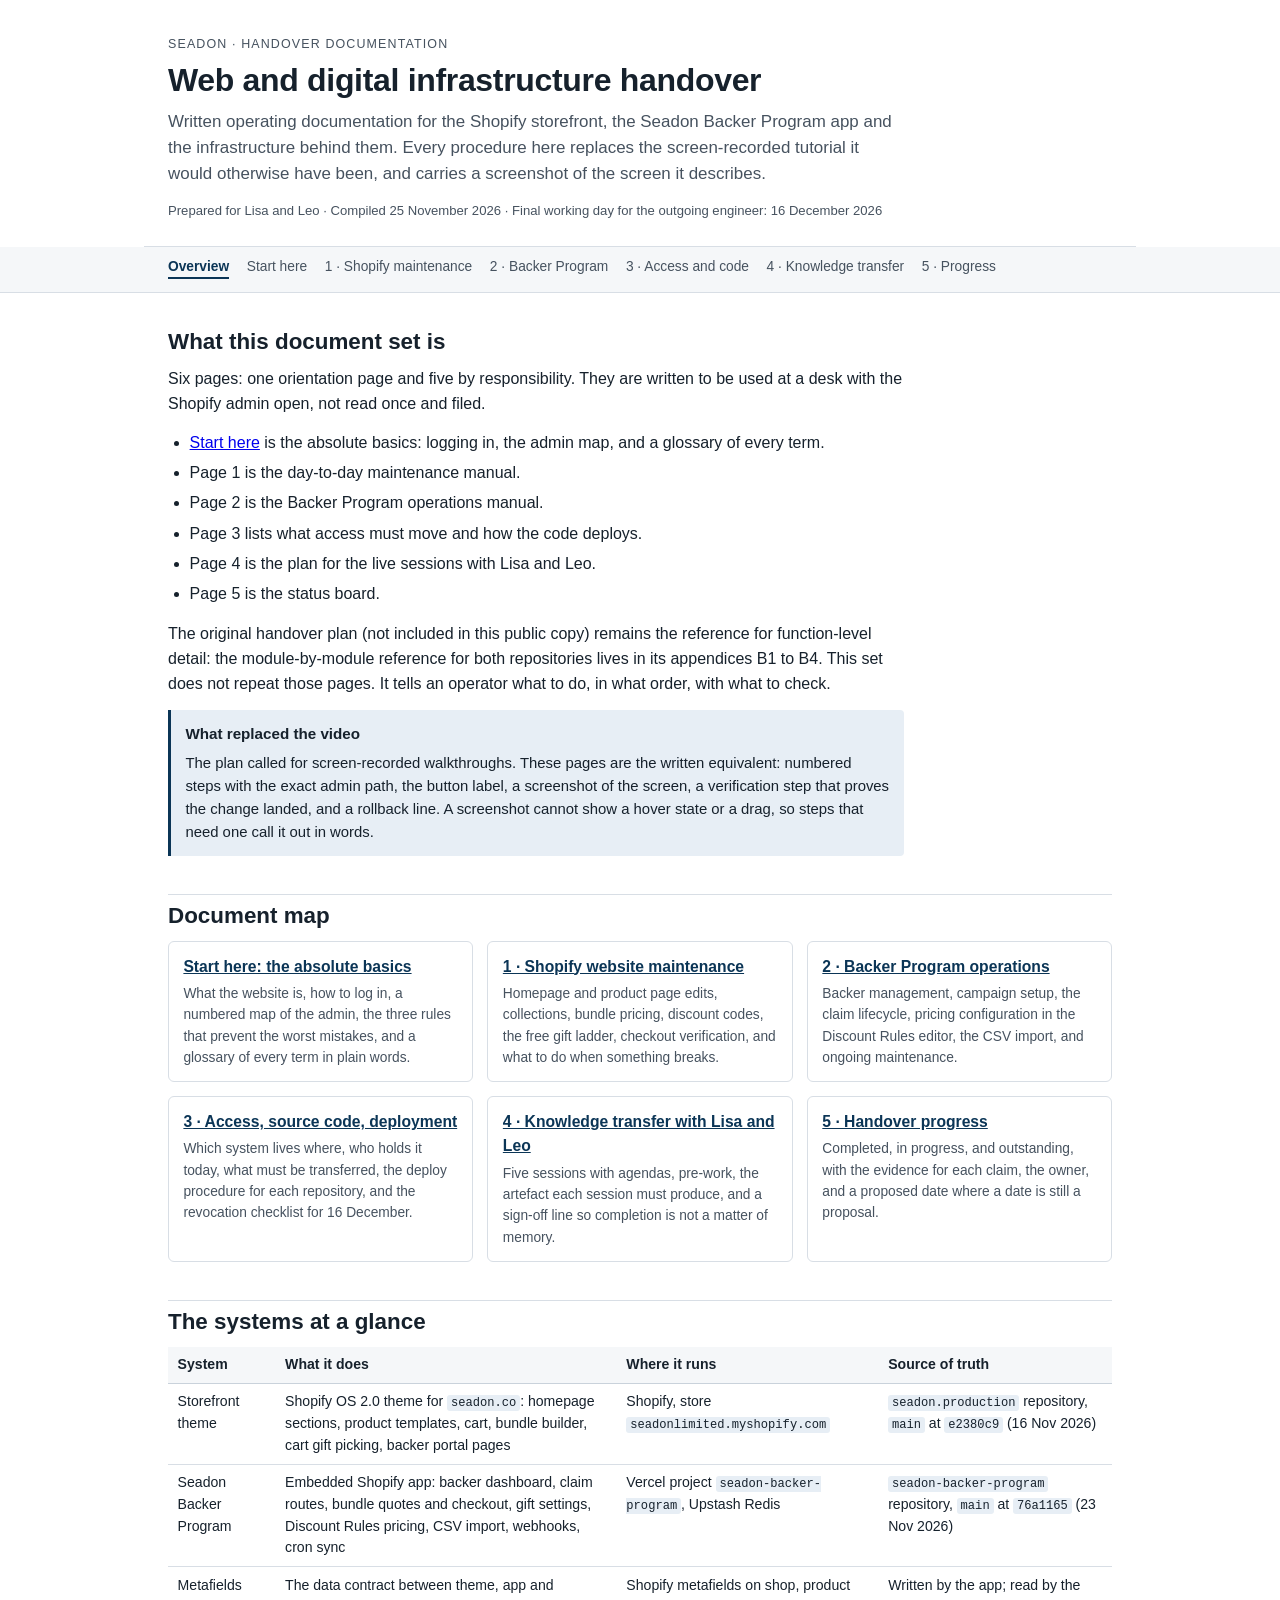
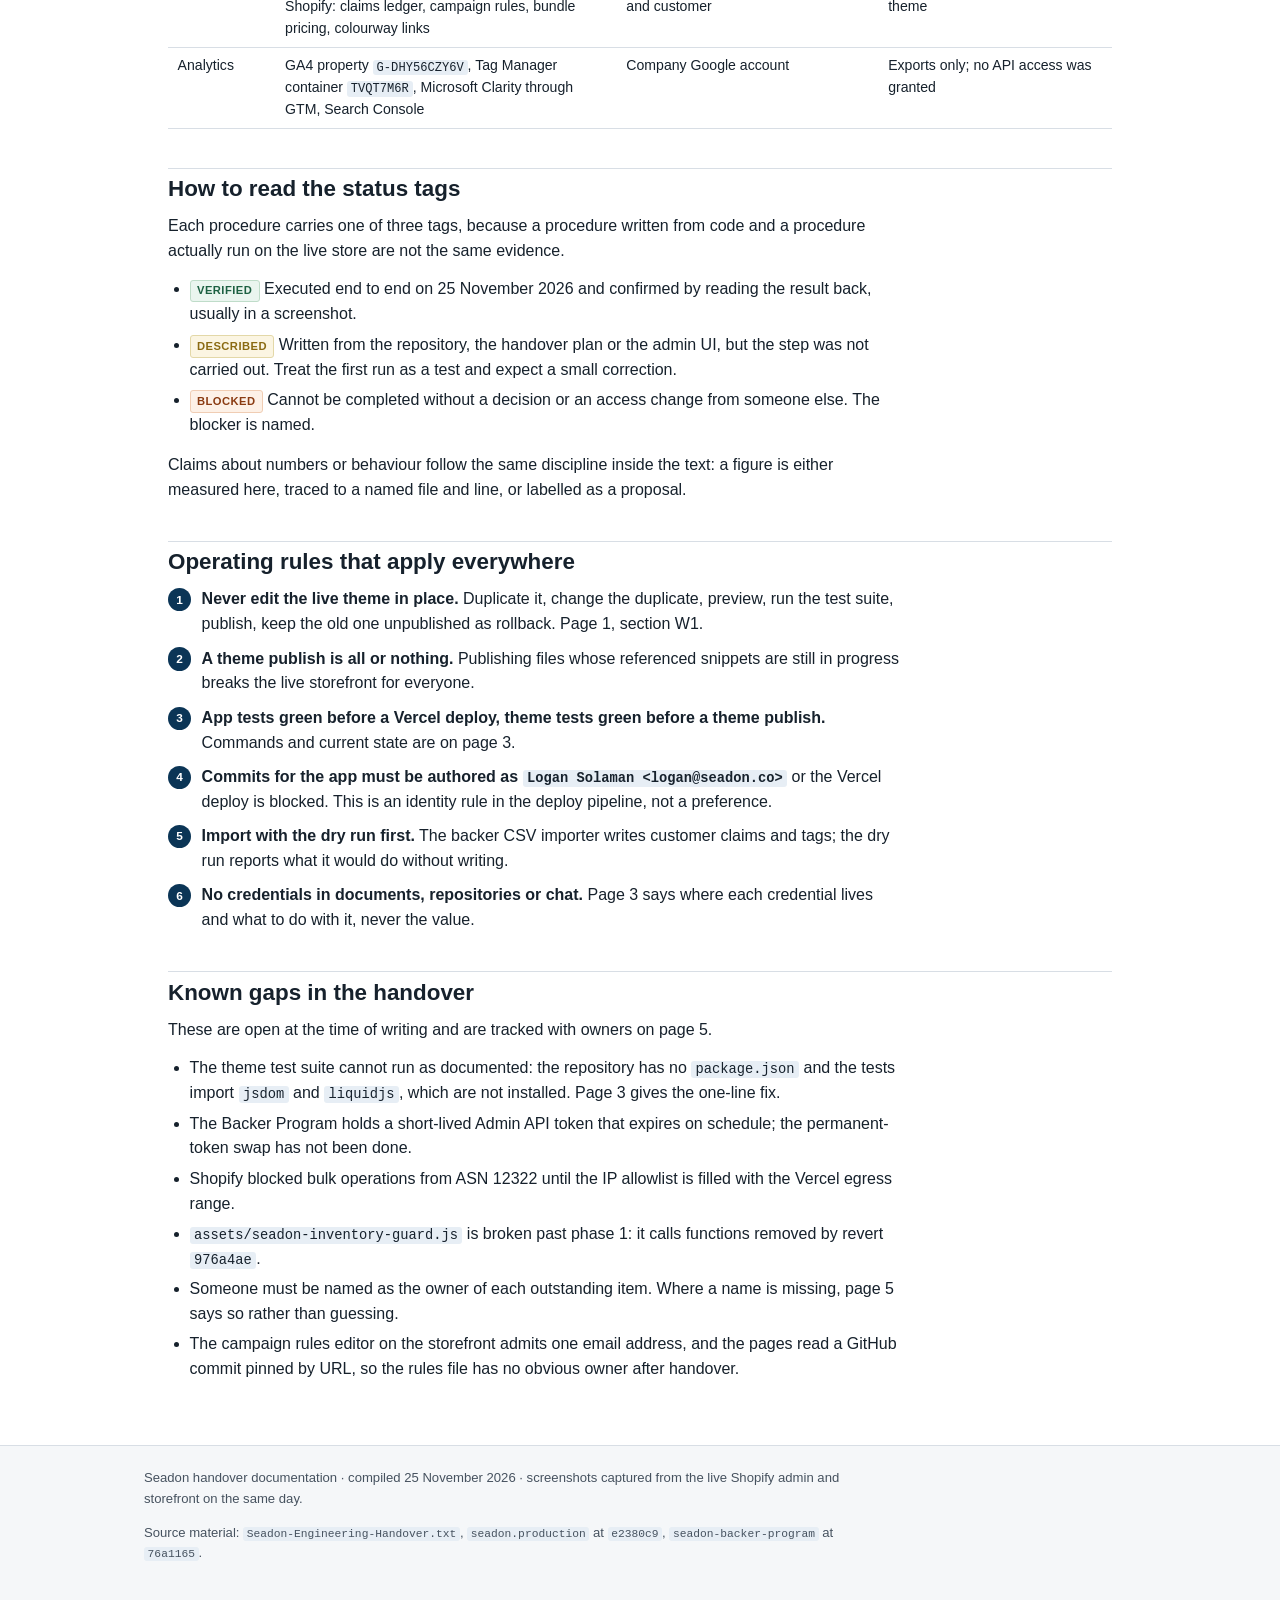
<file: index.html>
<!DOCTYPE html>
<html lang="en">
<head>
<meta charset="utf-8">
<meta name="viewport" content="width=device-width, initial-scale=1">
<title>Seadon handover: web and digital infrastructure</title>
<link rel="stylesheet" href="assets/style.css">
</head>
<body>
<a class="skip" href="#main">Skip to content</a>

<header class="site">
  <p class="kicker">Seadon · handover documentation</p>
  <h1>Web and digital infrastructure handover</h1>
  <p class="lede">Written operating documentation for the Shopify storefront, the Seadon Backer Program app and the infrastructure behind them. Every procedure here replaces the screen-recorded tutorial it would otherwise have been, and carries a screenshot of the screen it describes.</p>
  <p class="meta">Prepared for Lisa and Leo · Compiled 25 November 2026 · Final working day for the outgoing engineer: 16 December 2026</p>
</header>

<nav class="pages" aria-label="Document set">
  <ul>
    <li><a href="index.html" aria-current="page">Overview</a></li>
    <li><a href="00-start-here.html">Start here</a></li>
    <li><a href="01-shopify-maintenance.html">1 · Shopify maintenance</a></li>
    <li><a href="02-backer-program-operations.html">2 · Backer Program</a></li>
    <li><a href="03-access-and-code.html">3 · Access and code</a></li>
    <li><a href="04-knowledge-transfer.html">4 · Knowledge transfer</a></li>
    <li><a href="05-progress.html">5 · Progress</a></li>
  </ul>
</nav>

<main id="main">

<h2 id="what">What this document set is</h2>

<p>Six pages: one orientation page and five by responsibility. They are written to be used at a desk with the Shopify admin open, not read once and filed.</p>

<ul>
  <li><a href="00-start-here.html">Start here</a> is the absolute basics: logging in, the admin map, and a glossary of every term.</li>
  <li>Page 1 is the day-to-day maintenance manual.</li>
  <li>Page 2 is the Backer Program operations manual.</li>
  <li>Page 3 lists what access must move and how the code deploys.</li>
  <li>Page 4 is the plan for the live sessions with Lisa and Leo.</li>
  <li>Page 5 is the status board.</li>
</ul>

<p>The original handover plan (not included in this public copy) remains the reference for function-level detail: the module-by-module reference for both repositories lives in its appendices B1 to B4. This set does not repeat those pages. It tells an operator what to do, in what order, with what to check.</p>

<div class="callout">
  <h4>What replaced the video</h4>
  <p>The plan called for screen-recorded walkthroughs. These pages are the written equivalent: numbered steps with the exact admin path, the button label, a screenshot of the screen, a verification step that proves the change landed, and a rollback line. A screenshot cannot show a hover state or a drag, so steps that need one call it out in words.</p>
</div>

<h2 id="map">Document map</h2>

<div class="card-grid">
  <div class="card">
    <h4><a href="00-start-here.html">Start here: the absolute basics</a></h4>
    <p>What the website is, how to log in, a numbered map of the admin, the three rules that prevent the worst mistakes, and a glossary of every term in plain words.</p>
  </div>
  <div class="card">
    <h4><a href="01-shopify-maintenance.html">1 · Shopify website maintenance</a></h4>
    <p>Homepage and product page edits, collections, bundle pricing, discount codes, the free gift ladder, checkout verification, and what to do when something breaks.</p>
  </div>
  <div class="card">
    <h4><a href="02-backer-program-operations.html">2 · Backer Program operations</a></h4>
    <p>Backer management, campaign setup, the claim lifecycle, pricing configuration in the Discount Rules editor, the CSV import, and ongoing maintenance.</p>
  </div>
  <div class="card">
    <h4><a href="03-access-and-code.html">3 · Access, source code, deployment</a></h4>
    <p>Which system lives where, who holds it today, what must be transferred, the deploy procedure for each repository, and the revocation checklist for 16 December.</p>
  </div>
  <div class="card">
    <h4><a href="04-knowledge-transfer.html">4 · Knowledge transfer with Lisa and Leo</a></h4>
    <p>Five sessions with agendas, pre-work, the artefact each session must produce, and a sign-off line so completion is not a matter of memory.</p>
  </div>
  <div class="card">
    <h4><a href="05-progress.html">5 · Handover progress</a></h4>
    <p>Completed, in progress, and outstanding, with the evidence for each claim, the owner, and a proposed date where a date is still a proposal.</p>
  </div>
</div>

<h2 id="systems">The systems at a glance</h2>

<table>
  <thead>
    <tr><th>System</th><th>What it does</th><th>Where it runs</th><th>Source of truth</th></tr>
  </thead>
  <tbody>
    <tr>
      <td>Storefront theme</td>
      <td>Shopify OS 2.0 theme for <code>seadon.co</code>: homepage sections, product templates, cart, bundle builder, cart gift picking, backer portal pages</td>
      <td>Shopify, store <code>seadonlimited.myshopify.com</code></td>
      <td><code>seadon.production</code> repository, <code>main</code> at <code>e2380c9</code> (16 Nov 2026)</td>
    </tr>
    <tr>
      <td>Seadon Backer Program</td>
      <td>Embedded Shopify app: backer dashboard, claim routes, bundle quotes and checkout, gift settings, Discount Rules pricing, CSV import, webhooks, cron sync</td>
      <td>Vercel project <code>seadon-backer-program</code>, Upstash Redis</td>
      <td><code>seadon-backer-program</code> repository, <code>main</code> at <code>76a1165</code> (23 Nov 2026)</td>
    </tr>
    <tr>
      <td>Metafields</td>
      <td>The data contract between theme, app and Shopify: claims ledger, campaign rules, bundle pricing, colourway links</td>
      <td>Shopify metafields on shop, product and customer</td>
      <td>Written by the app; read by the theme</td>
    </tr>
    <tr>
      <td>Analytics</td>
      <td>GA4 property <code>G-DHY56CZY6V</code>, Tag Manager container <code>TVQT7M6R</code>, Microsoft Clarity through GTM, Search Console</td>
      <td>Company Google account</td>
      <td>Exports only; no API access was granted</td>
    </tr>
  </tbody>
</table>

<h2 id="reading">How to read the status tags</h2>

<p>Each procedure carries one of three tags, because a procedure written from code and a procedure actually run on the live store are not the same evidence.</p>

<ul>
  <li><span class="tag verified">verified</span> Executed end to end on 25 November 2026 and confirmed by reading the result back, usually in a screenshot.</li>
  <li><span class="tag unverified">described</span> Written from the repository, the handover plan or the admin UI, but the step was not carried out. Treat the first run as a test and expect a small correction.</li>
  <li><span class="tag blocked">blocked</span> Cannot be completed without a decision or an access change from someone else. The blocker is named.</li>
</ul>

<p>Claims about numbers or behaviour follow the same discipline inside the text: a figure is either measured here, traced to a named file and line, or labelled as a proposal.</p>

<h2 id="rules">Operating rules that apply everywhere</h2>

<ol class="steps">
  <li><strong>Never edit the live theme in place.</strong> Duplicate it, change the duplicate, preview, run the test suite, publish, keep the old one unpublished as rollback. Page 1, section W1.</li>
  <li><strong>A theme publish is all or nothing.</strong> Publishing files whose referenced snippets are still in progress breaks the live storefront for everyone.</li>
  <li><strong>App tests green before a Vercel deploy, theme tests green before a theme publish.</strong> Commands and current state are on page 3.</li>
  <li><strong>Commits for the app must be authored as <code>Logan Solaman &lt;logan@seadon.co&gt;</code></strong> or the Vercel deploy is blocked. This is an identity rule in the deploy pipeline, not a preference.</li>
  <li><strong>Import with the dry run first.</strong> The backer CSV importer writes customer claims and tags; the dry run reports what it would do without writing.</li>
  <li><strong>No credentials in documents, repositories or chat.</strong> Page 3 says where each credential lives and what to do with it, never the value.</li>
</ol>

<h2 id="gaps">Known gaps in the handover</h2>

<p>These are open at the time of writing and are tracked with owners on page 5.</p>

<ul>
  <li>The theme test suite cannot run as documented: the repository has no <code>package.json</code> and the tests import <code>jsdom</code> and <code>liquidjs</code>, which are not installed. Page 3 gives the one-line fix.</li>
  <li>The Backer Program holds a short-lived Admin API token that expires on schedule; the permanent-token swap has not been done.</li>
  <li>Shopify blocked bulk operations from ASN 12322 until the IP allowlist is filled with the Vercel egress range.</li>
  <li><code>assets/seadon-inventory-guard.js</code> is broken past phase 1: it calls functions removed by revert <code>976a4ae</code>.</li>
  <li>Someone must be named as the owner of each outstanding item. Where a name is missing, page 5 says so rather than guessing.</li>
  <li>The campaign rules editor on the storefront admits one email address, and the pages read a GitHub commit pinned by URL, so the rules file has no obvious owner after handover.</li>
</ul>

</main>

<footer>
  <div>
    <p>Seadon handover documentation · compiled 25 November 2026 · screenshots captured from the live Shopify admin and storefront on the same day.</p>
    <p>Source material: <code>Seadon-Engineering-Handover.txt</code>, <code>seadon.production</code> at <code>e2380c9</code>, <code>seadon-backer-program</code> at <code>76a1165</code>.</p>
  </div>
</footer>
</body>
</html>
</file>
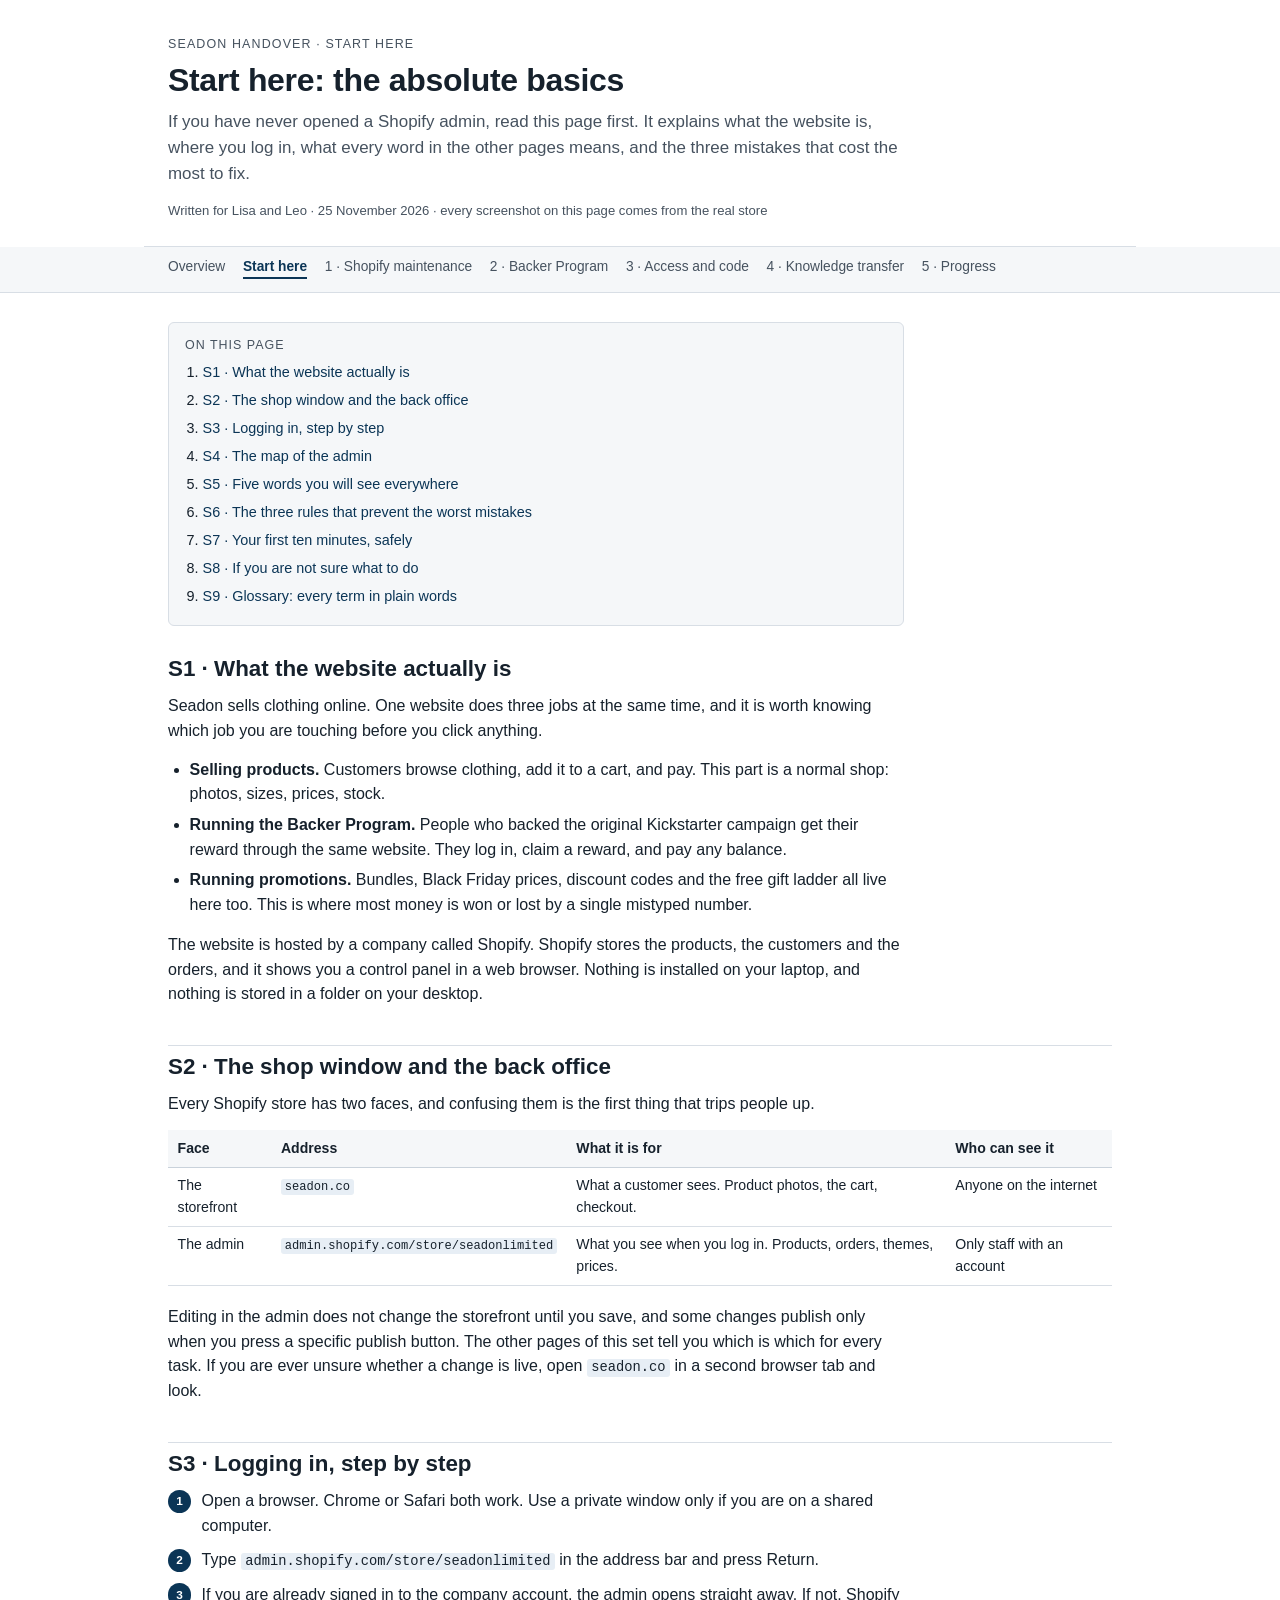
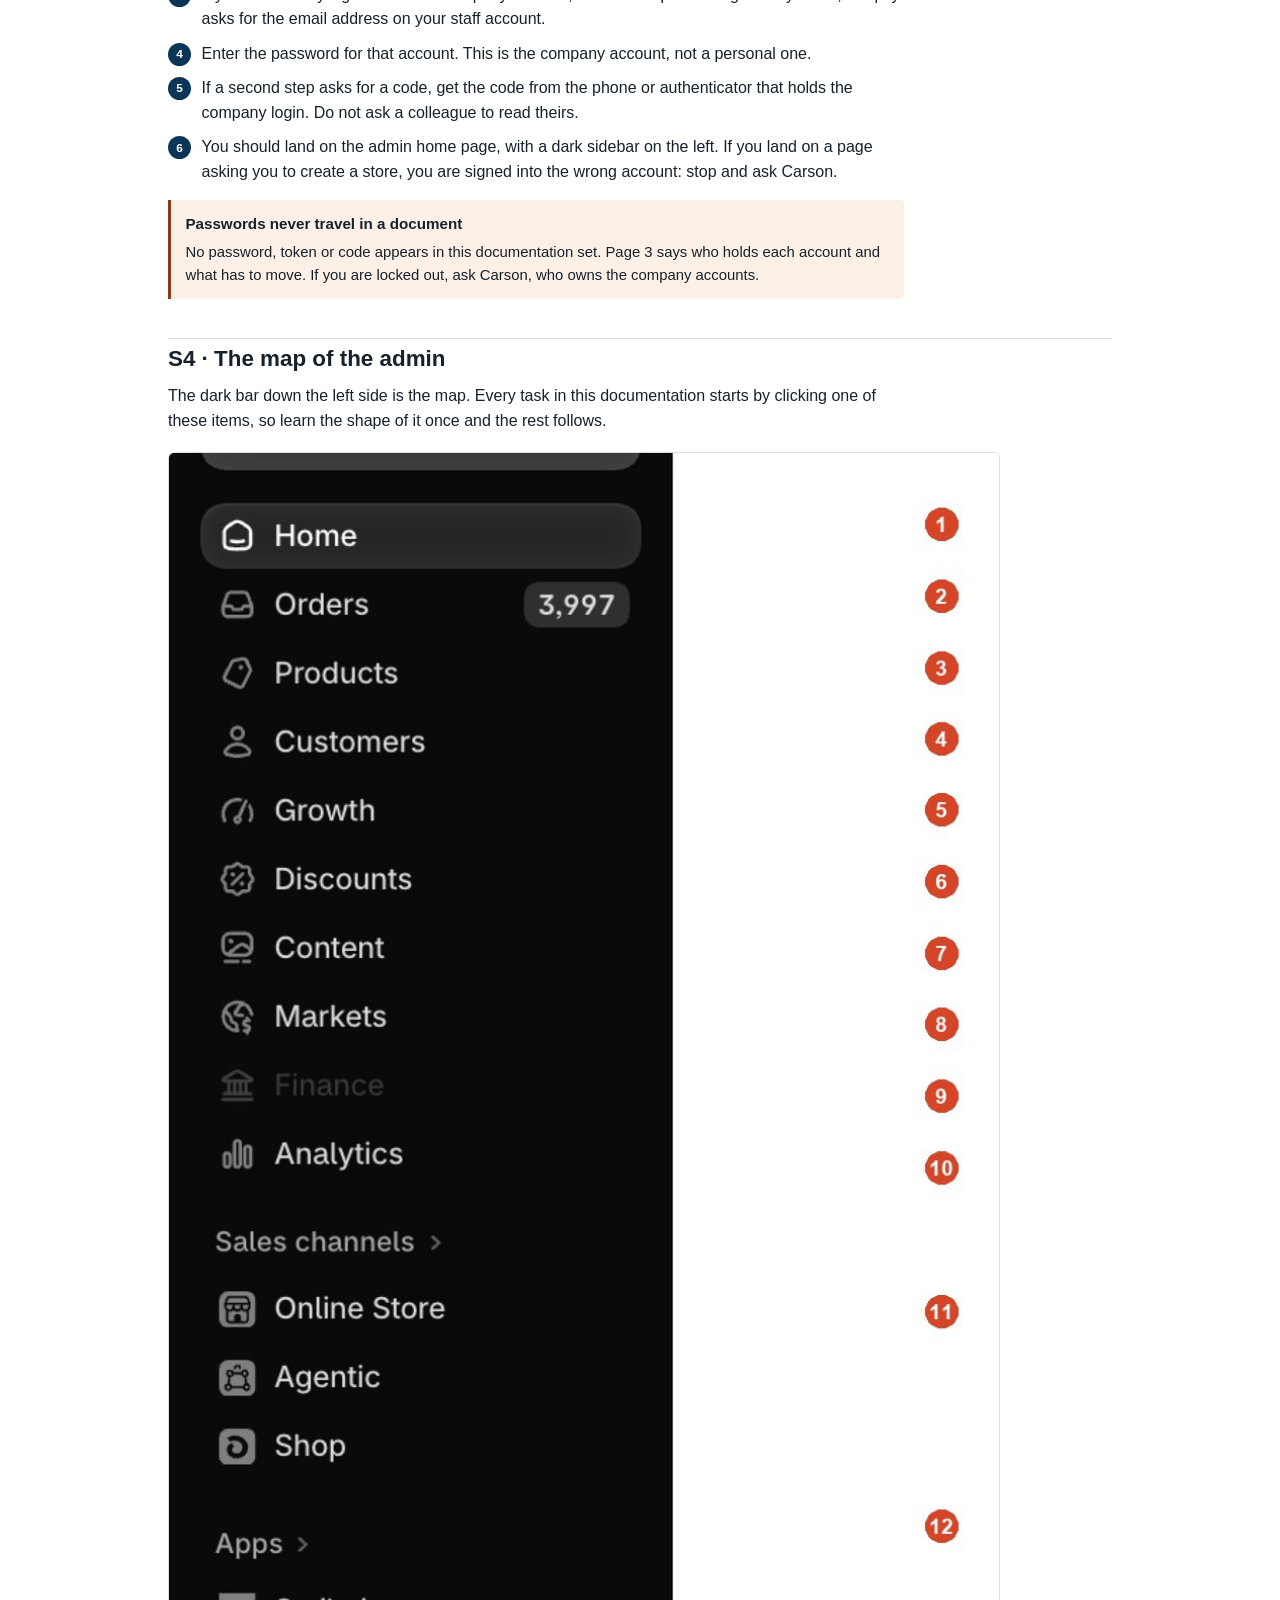
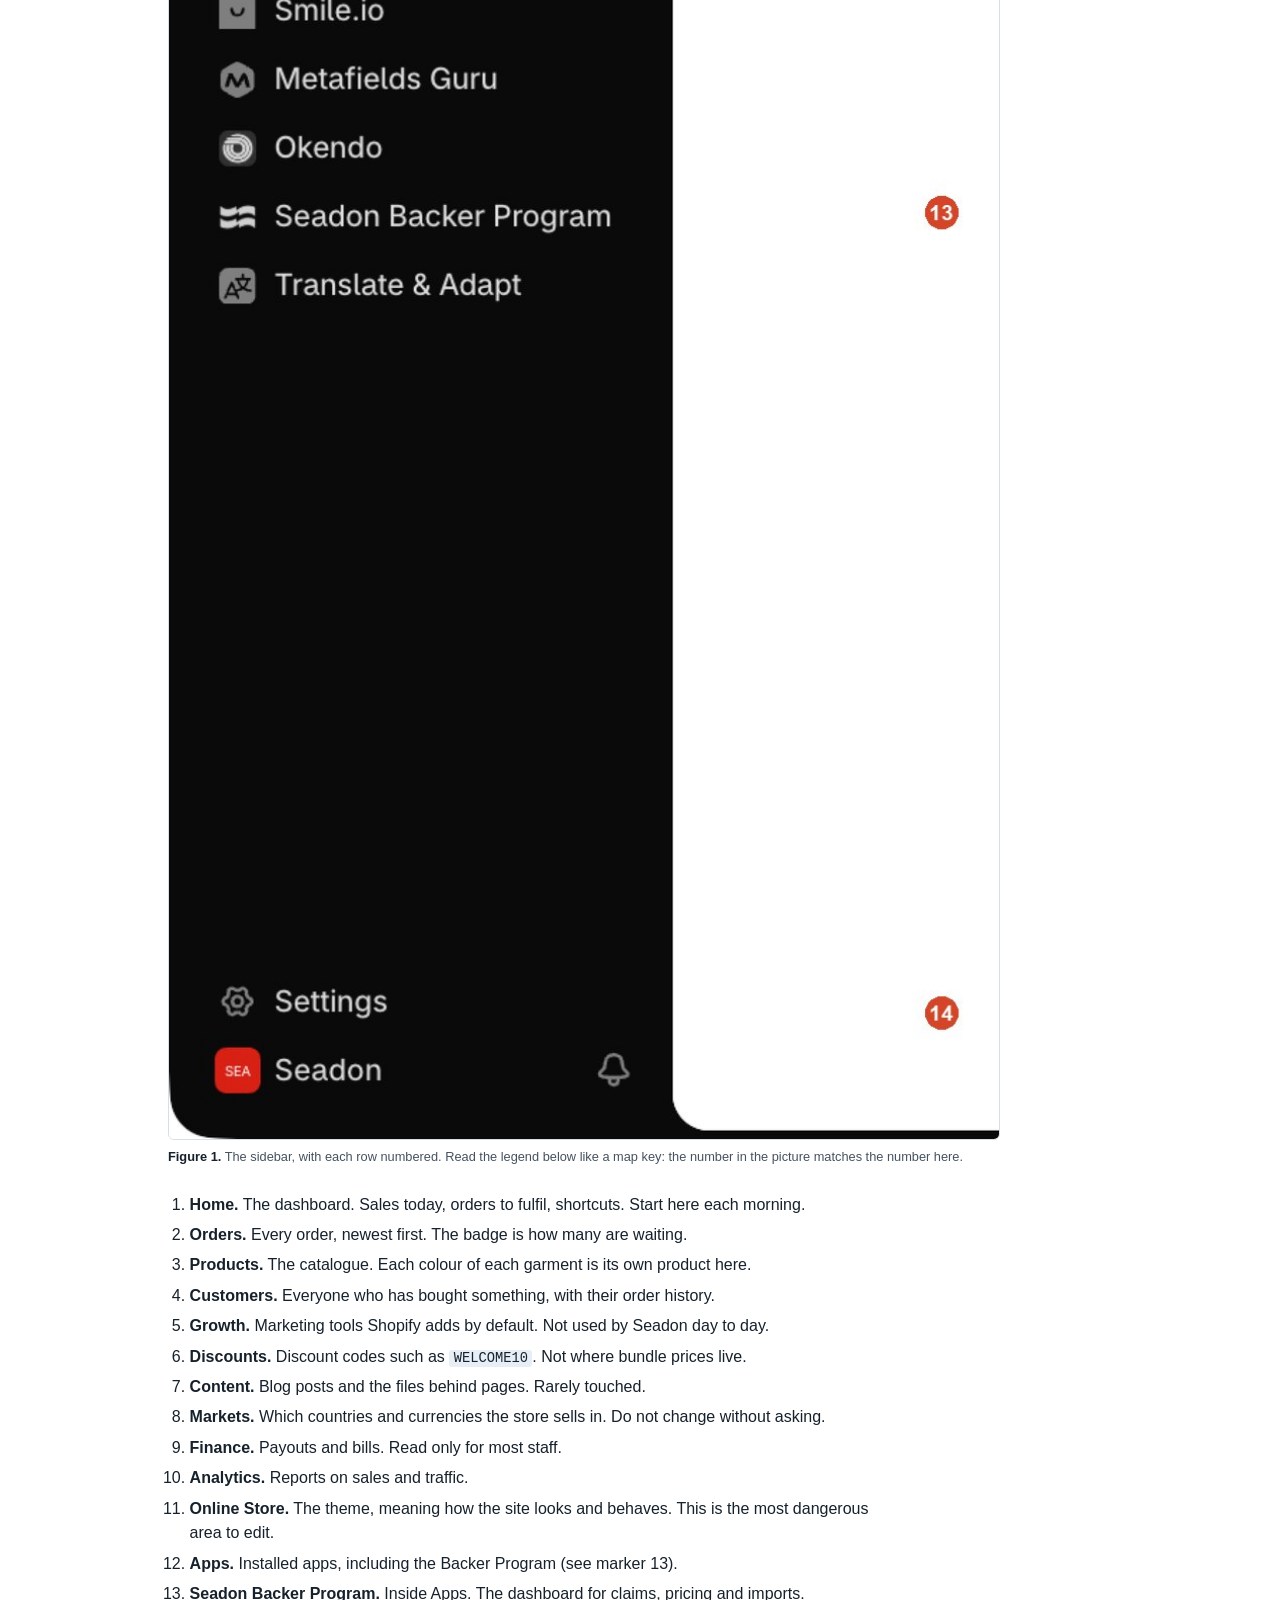
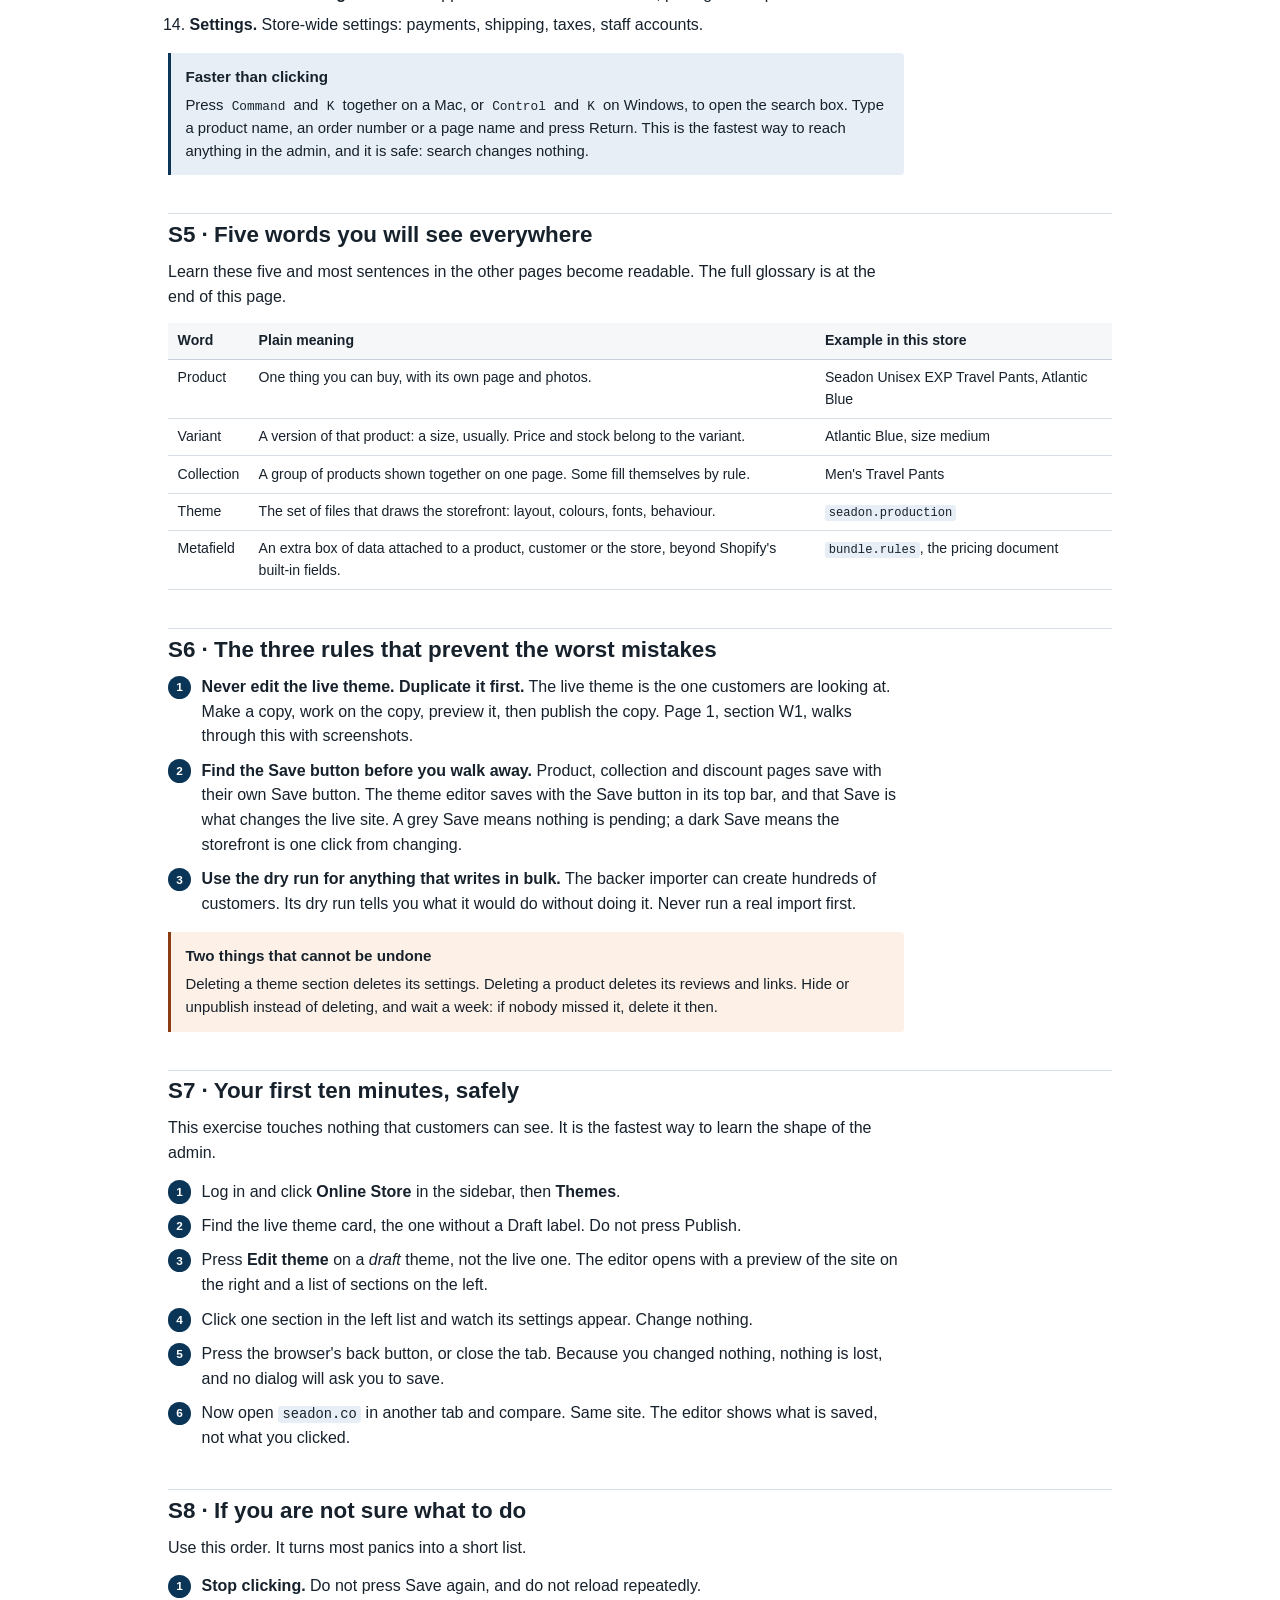
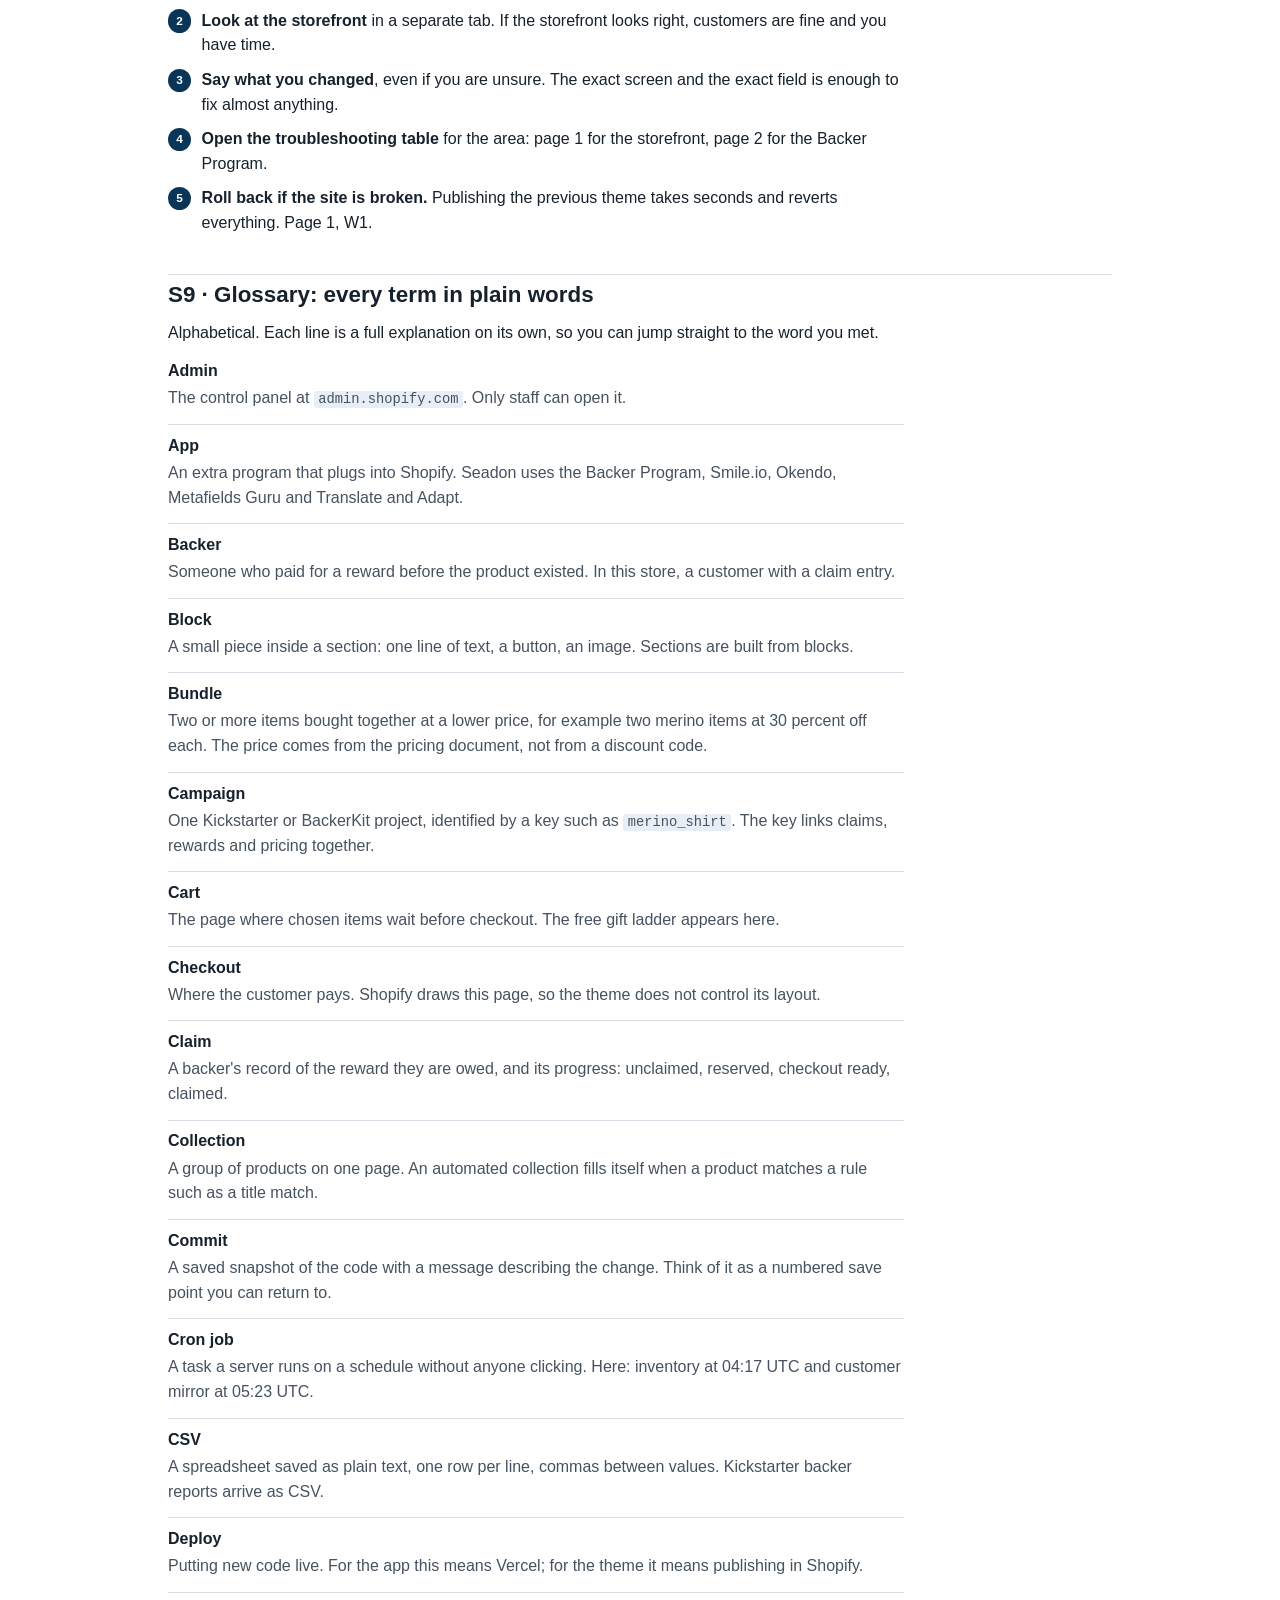
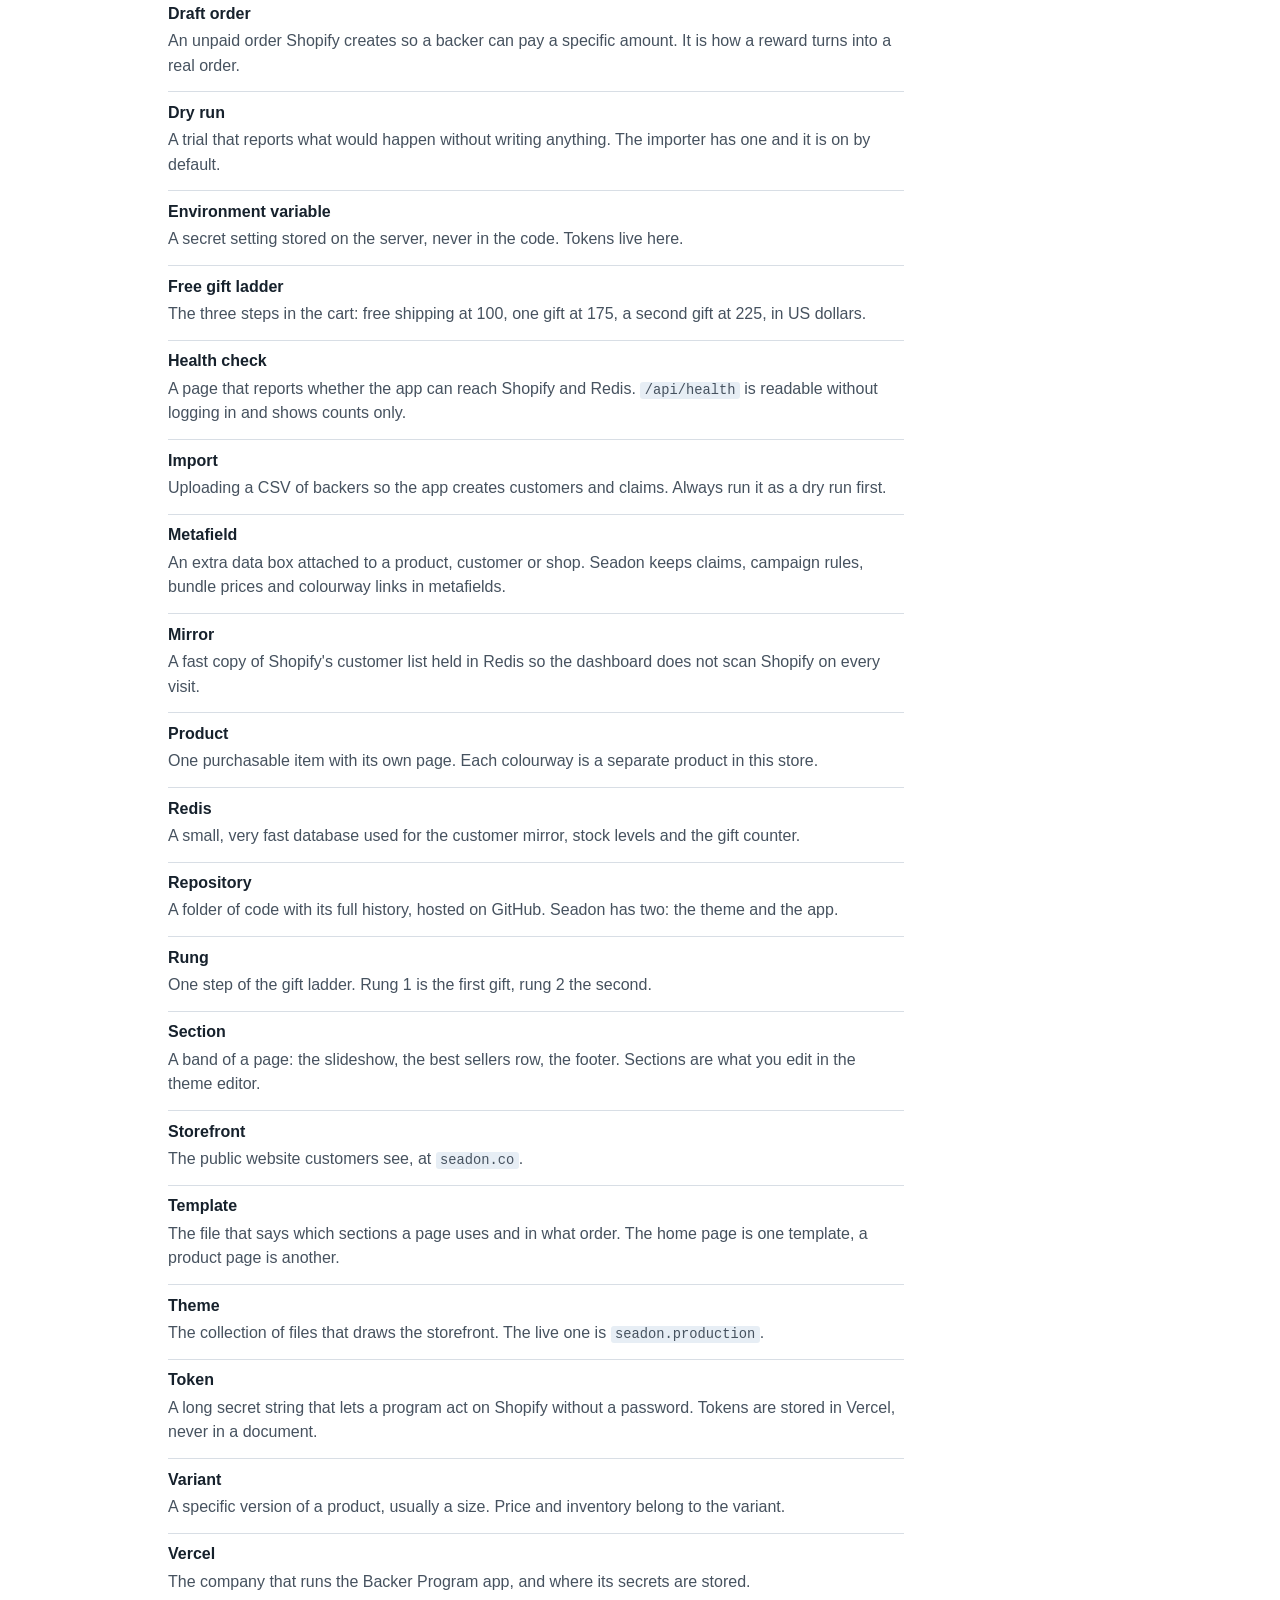
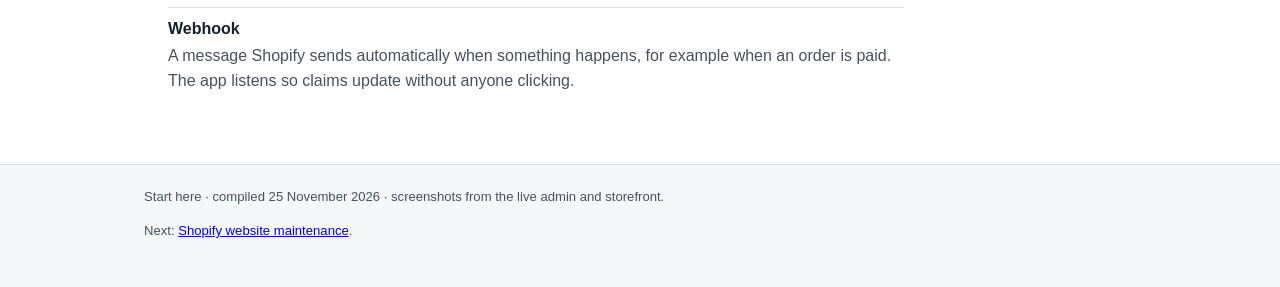
<file: 00-start-here.html>
<!DOCTYPE html>
<html lang="en">
<head>
<meta charset="utf-8">
<meta name="viewport" content="width=device-width, initial-scale=1">
<title>Start here: the absolute basics</title>
<link rel="stylesheet" href="assets/style.css">
</head>
<body>
<a class="skip" href="#main">Skip to content</a>

<header class="site">
  <p class="kicker">Seadon handover · start here</p>
  <h1>Start here: the absolute basics</h1>
  <p class="lede">If you have never opened a Shopify admin, read this page first. It explains what the website is, where you log in, what every word in the other pages means, and the three mistakes that cost the most to fix.</p>
  <p class="meta">Written for Lisa and Leo · 25 November 2026 · every screenshot on this page comes from the real store</p>
</header>

<nav class="pages" aria-label="Document set">
  <ul>
    <li><a href="index.html">Overview</a></li>
    <li><a href="00-start-here.html" aria-current="page">Start here</a></li>
    <li><a href="01-shopify-maintenance.html">1 · Shopify maintenance</a></li>
    <li><a href="02-backer-program-operations.html">2 · Backer Program</a></li>
    <li><a href="03-access-and-code.html">3 · Access and code</a></li>
    <li><a href="04-knowledge-transfer.html">4 · Knowledge transfer</a></li>
    <li><a href="05-progress.html">5 · Progress</a></li>
  </ul>
</nav>

<main id="main">

<div class="toc">
  <p>On this page</p>
  <ol>
    <li><a href="#s1">S1 · What the website actually is</a></li>
    <li><a href="#s2">S2 · The shop window and the back office</a></li>
    <li><a href="#s3">S3 · Logging in, step by step</a></li>
    <li><a href="#s4">S4 · The map of the admin</a></li>
    <li><a href="#s5">S5 · Five words you will see everywhere</a></li>
    <li><a href="#s6">S6 · The three rules that prevent the worst mistakes</a></li>
    <li><a href="#s7">S7 · Your first ten minutes, safely</a></li>
    <li><a href="#s8">S8 · If you are not sure what to do</a></li>
    <li><a href="#s9">S9 · Glossary: every term in plain words</a></li>
  </ol>
</div>

<h2 id="s1">S1 · What the website actually is</h2>

<p>Seadon sells clothing online. One website does three jobs at the same time, and it is worth knowing which job you are touching before you click anything.</p>

<ul>
  <li><strong>Selling products.</strong> Customers browse clothing, add it to a cart, and pay. This part is a normal shop: photos, sizes, prices, stock.</li>
  <li><strong>Running the Backer Program.</strong> People who backed the original Kickstarter campaign get their reward through the same website. They log in, claim a reward, and pay any balance.</li>
  <li><strong>Running promotions.</strong> Bundles, Black Friday prices, discount codes and the free gift ladder all live here too. This is where most money is won or lost by a single mistyped number.</li>
</ul>

<p>The website is hosted by a company called Shopify. Shopify stores the products, the customers and the orders, and it shows you a control panel in a web browser. Nothing is installed on your laptop, and nothing is stored in a folder on your desktop.</p>

<h2 id="s2">S2 · The shop window and the back office</h2>

<p>Every Shopify store has two faces, and confusing them is the first thing that trips people up.</p>

<table>
  <thead><tr><th>Face</th><th>Address</th><th>What it is for</th><th>Who can see it</th></tr></thead>
  <tbody>
    <tr>
      <td>The storefront</td>
      <td><code>seadon.co</code></td>
      <td>What a customer sees. Product photos, the cart, checkout.</td>
      <td>Anyone on the internet</td>
    </tr>
    <tr>
      <td>The admin</td>
      <td><code>admin.shopify.com/store/seadonlimited</code></td>
      <td>What you see when you log in. Products, orders, themes, prices.</td>
      <td>Only staff with an account</td>
    </tr>
  </tbody>
</table>

<p>Editing in the admin does not change the storefront until you save, and some changes publish only when you press a specific publish button. The other pages of this set tell you which is which for every task. If you are ever unsure whether a change is live, open <code>seadon.co</code> in a second browser tab and look.</p>

<h2 id="s3">S3 · Logging in, step by step</h2>

<ol class="steps">
  <li>Open a browser. Chrome or Safari both work. Use a private window only if you are on a shared computer.</li>
  <li>Type <code>admin.shopify.com/store/seadonlimited</code> in the address bar and press Return.</li>
  <li>If you are already signed in to the company account, the admin opens straight away. If not, Shopify asks for the email address on your staff account.</li>
  <li>Enter the password for that account. This is the company account, not a personal one.</li>
  <li>If a second step asks for a code, get the code from the phone or authenticator that holds the company login. Do not ask a colleague to read theirs.</li>
  <li>You should land on the admin home page, with a dark sidebar on the left. If you land on a page asking you to create a store, you are signed into the wrong account: stop and ask Carson.</li>
</ol>

<div class="callout warn">
  <h4>Passwords never travel in a document</h4>
  <p>No password, token or code appears in this documentation set. Page 3 says who holds each account and what has to move. If you are locked out, ask Carson, who owns the company accounts.</p>
</div>

<h2 id="s4">S4 · The map of the admin</h2>

<p>The dark bar down the left side is the map. Every task in this documentation starts by clicking one of these items, so learn the shape of it once and the rest follows.</p>

<figure>
  <img src="images/a1-admin-sidebar.jpg" alt="The Shopify admin sidebar photographed alone, with twelve numbered red circles marking the menu rows from Home at the top down to Apps, plus two markers for the Seadon Backer Program entry and Settings at the bottom.">
  <figcaption><b>Figure 1.</b> The sidebar, with each row numbered. Read the legend below like a map key: the number in the picture matches the number here.</figcaption>
</figure>

<ol>
  <li><strong>Home.</strong> The dashboard. Sales today, orders to fulfil, shortcuts. Start here each morning.</li>
  <li><strong>Orders.</strong> Every order, newest first. The badge is how many are waiting.</li>
  <li><strong>Products.</strong> The catalogue. Each colour of each garment is its own product here.</li>
  <li><strong>Customers.</strong> Everyone who has bought something, with their order history.</li>
  <li><strong>Growth.</strong> Marketing tools Shopify adds by default. Not used by Seadon day to day.</li>
  <li><strong>Discounts.</strong> Discount codes such as <code>WELCOME10</code>. Not where bundle prices live.</li>
  <li><strong>Content.</strong> Blog posts and the files behind pages. Rarely touched.</li>
  <li><strong>Markets.</strong> Which countries and currencies the store sells in. Do not change without asking.</li>
  <li><strong>Finance.</strong> Payouts and bills. Read only for most staff.</li>
  <li><strong>Analytics.</strong> Reports on sales and traffic.</li>
  <li><strong>Online Store.</strong> The theme, meaning how the site looks and behaves. This is the most dangerous area to edit.</li>
  <li><strong>Apps.</strong> Installed apps, including the Backer Program (see marker 13).</li>
  <li><strong>Seadon Backer Program.</strong> Inside Apps. The dashboard for claims, pricing and imports.</li>
  <li><strong>Settings.</strong> Store-wide settings: payments, shipping, taxes, staff accounts.</li>
</ol>

<div class="callout">
  <h4>Faster than clicking</h4>
  <p>Press <code>Command</code> and <code>K</code> together on a Mac, or <code>Control</code> and <code>K</code> on Windows, to open the search box. Type a product name, an order number or a page name and press Return. This is the fastest way to reach anything in the admin, and it is safe: search changes nothing.</p>
</div>

<h2 id="s5">S5 · Five words you will see everywhere</h2>

<p>Learn these five and most sentences in the other pages become readable. The full glossary is at the end of this page.</p>

<table>
  <thead><tr><th>Word</th><th>Plain meaning</th><th>Example in this store</th></tr></thead>
  <tbody>
    <tr><td>Product</td><td>One thing you can buy, with its own page and photos.</td><td>Seadon Unisex EXP Travel Pants, Atlantic Blue</td></tr>
    <tr><td>Variant</td><td>A version of that product: a size, usually. Price and stock belong to the variant.</td><td>Atlantic Blue, size medium</td></tr>
    <tr><td>Collection</td><td>A group of products shown together on one page. Some fill themselves by rule.</td><td>Men's Travel Pants</td></tr>
    <tr><td>Theme</td><td>The set of files that draws the storefront: layout, colours, fonts, behaviour.</td><td><code>seadon.production</code></td></tr>
    <tr><td>Metafield</td><td>An extra box of data attached to a product, customer or the store, beyond Shopify's built-in fields.</td><td><code>bundle.rules</code>, the pricing document</td></tr>
  </tbody>
</table>

<h2 id="s6">S6 · The three rules that prevent the worst mistakes</h2>

<ol class="steps">
  <li><strong>Never edit the live theme. Duplicate it first.</strong> The live theme is the one customers are looking at. Make a copy, work on the copy, preview it, then publish the copy. Page 1, section W1, walks through this with screenshots.</li>
  <li><strong>Find the Save button before you walk away.</strong> Product, collection and discount pages save with their own Save button. The theme editor saves with the Save button in its top bar, and that Save is what changes the live site. A grey Save means nothing is pending; a dark Save means the storefront is one click from changing.</li>
  <li><strong>Use the dry run for anything that writes in bulk.</strong> The backer importer can create hundreds of customers. Its dry run tells you what it would do without doing it. Never run a real import first.</li>
</ol>

<div class="callout warn">
  <h4>Two things that cannot be undone</h4>
  <p>Deleting a theme section deletes its settings. Deleting a product deletes its reviews and links. Hide or unpublish instead of deleting, and wait a week: if nobody missed it, delete it then.</p>
</div>

<h2 id="s7">S7 · Your first ten minutes, safely</h2>

<p>This exercise touches nothing that customers can see. It is the fastest way to learn the shape of the admin.</p>

<ol class="steps">
  <li>Log in and click <b>Online Store</b> in the sidebar, then <b>Themes</b>.</li>
  <li>Find the live theme card, the one without a Draft label. Do not press Publish.</li>
  <li>Press <b>Edit theme</b> on a <em>draft</em> theme, not the live one. The editor opens with a preview of the site on the right and a list of sections on the left.</li>
  <li>Click one section in the left list and watch its settings appear. Change nothing.</li>
  <li>Press the browser's back button, or close the tab. Because you changed nothing, nothing is lost, and no dialog will ask you to save.</li>
  <li>Now open <code>seadon.co</code> in another tab and compare. Same site. The editor shows what is saved, not what you clicked.</li>
</ol>

<h2 id="s8">S8 · If you are not sure what to do</h2>

<p>Use this order. It turns most panics into a short list.</p>

<ol class="steps">
  <li><strong>Stop clicking.</strong> Do not press Save again, and do not reload repeatedly.</li>
  <li><strong>Look at the storefront</strong> in a separate tab. If the storefront looks right, customers are fine and you have time.</li>
  <li><strong>Say what you changed</strong>, even if you are unsure. The exact screen and the exact field is enough to fix almost anything.</li>
  <li><strong>Open the troubleshooting table</strong> for the area: page 1 for the storefront, page 2 for the Backer Program.</li>
  <li><strong>Roll back if the site is broken.</strong> Publishing the previous theme takes seconds and reverts everything. Page 1, W1.</li>
</ol>

<h2 id="s9">S9 · Glossary: every term in plain words</h2>

<p>Alphabetical. Each line is a full explanation on its own, so you can jump straight to the word you met.</p>

<dl>
  <dt>Admin</dt>
  <dd>The control panel at <code>admin.shopify.com</code>. Only staff can open it.</dd>

  <dt>App</dt>
  <dd>An extra program that plugs into Shopify. Seadon uses the Backer Program, Smile.io, Okendo, Metafields Guru and Translate and Adapt.</dd>

  <dt>Backer</dt>
  <dd>Someone who paid for a reward before the product existed. In this store, a customer with a claim entry.</dd>

  <dt>Block</dt>
  <dd>A small piece inside a section: one line of text, a button, an image. Sections are built from blocks.</dd>

  <dt>Bundle</dt>
  <dd>Two or more items bought together at a lower price, for example two merino items at 30 percent off each. The price comes from the pricing document, not from a discount code.</dd>

  <dt>Campaign</dt>
  <dd>One Kickstarter or BackerKit project, identified by a key such as <code>merino_shirt</code>. The key links claims, rewards and pricing together.</dd>

  <dt>Cart</dt>
  <dd>The page where chosen items wait before checkout. The free gift ladder appears here.</dd>

  <dt>Checkout</dt>
  <dd>Where the customer pays. Shopify draws this page, so the theme does not control its layout.</dd>

  <dt>Claim</dt>
  <dd>A backer's record of the reward they are owed, and its progress: unclaimed, reserved, checkout ready, claimed.</dd>

  <dt>Collection</dt>
  <dd>A group of products on one page. An automated collection fills itself when a product matches a rule such as a title match.</dd>

  <dt>Commit</dt>
  <dd>A saved snapshot of the code with a message describing the change. Think of it as a numbered save point you can return to.</dd>

  <dt>Cron job</dt>
  <dd>A task a server runs on a schedule without anyone clicking. Here: inventory at 04:17 UTC and customer mirror at 05:23 UTC.</dd>

  <dt>CSV</dt>
  <dd>A spreadsheet saved as plain text, one row per line, commas between values. Kickstarter backer reports arrive as CSV.</dd>

  <dt>Deploy</dt>
  <dd>Putting new code live. For the app this means Vercel; for the theme it means publishing in Shopify.</dd>

  <dt>Draft order</dt>
  <dd>An unpaid order Shopify creates so a backer can pay a specific amount. It is how a reward turns into a real order.</dd>

  <dt>Dry run</dt>
  <dd>A trial that reports what would happen without writing anything. The importer has one and it is on by default.</dd>

  <dt>Environment variable</dt>
  <dd>A secret setting stored on the server, never in the code. Tokens live here.</dd>

  <dt>Free gift ladder</dt>
  <dd>The three steps in the cart: free shipping at 100, one gift at 175, a second gift at 225, in US dollars.</dd>

  <dt>Health check</dt>
  <dd>A page that reports whether the app can reach Shopify and Redis. <code>/api/health</code> is readable without logging in and shows counts only.</dd>

  <dt>Import</dt>
  <dd>Uploading a CSV of backers so the app creates customers and claims. Always run it as a dry run first.</dd>

  <dt>Metafield</dt>
  <dd>An extra data box attached to a product, customer or shop. Seadon keeps claims, campaign rules, bundle prices and colourway links in metafields.</dd>

  <dt>Mirror</dt>
  <dd>A fast copy of Shopify's customer list held in Redis so the dashboard does not scan Shopify on every visit.</dd>

  <dt>Product</dt>
  <dd>One purchasable item with its own page. Each colourway is a separate product in this store.</dd>

  <dt>Redis</dt>
  <dd>A small, very fast database used for the customer mirror, stock levels and the gift counter.</dd>

  <dt>Repository</dt>
  <dd>A folder of code with its full history, hosted on GitHub. Seadon has two: the theme and the app.</dd>

  <dt>Rung</dt>
  <dd>One step of the gift ladder. Rung 1 is the first gift, rung 2 the second.</dd>

  <dt>Section</dt>
  <dd>A band of a page: the slideshow, the best sellers row, the footer. Sections are what you edit in the theme editor.</dd>

  <dt>Storefront</dt>
  <dd>The public website customers see, at <code>seadon.co</code>.</dd>

  <dt>Template</dt>
  <dd>The file that says which sections a page uses and in what order. The home page is one template, a product page is another.</dd>

  <dt>Theme</dt>
  <dd>The collection of files that draws the storefront. The live one is <code>seadon.production</code>.</dd>

  <dt>Token</dt>
  <dd>A long secret string that lets a program act on Shopify without a password. Tokens are stored in Vercel, never in a document.</dd>

  <dt>Variant</dt>
  <dd>A specific version of a product, usually a size. Price and inventory belong to the variant.</dd>

  <dt>Vercel</dt>
  <dd>The company that runs the Backer Program app, and where its secrets are stored.</dd>

  <dt>Webhook</dt>
  <dd>A message Shopify sends automatically when something happens, for example when an order is paid. The app listens so claims update without anyone clicking.</dd>
</dl>

</main>

<footer>
  <div>
    <p>Start here · compiled 25 November 2026 · screenshots from the live admin and storefront.</p>
    <p>Next: <a href="01-shopify-maintenance.html">Shopify website maintenance</a>.</p>
  </div>
</footer>
</body>
</html>
</file>
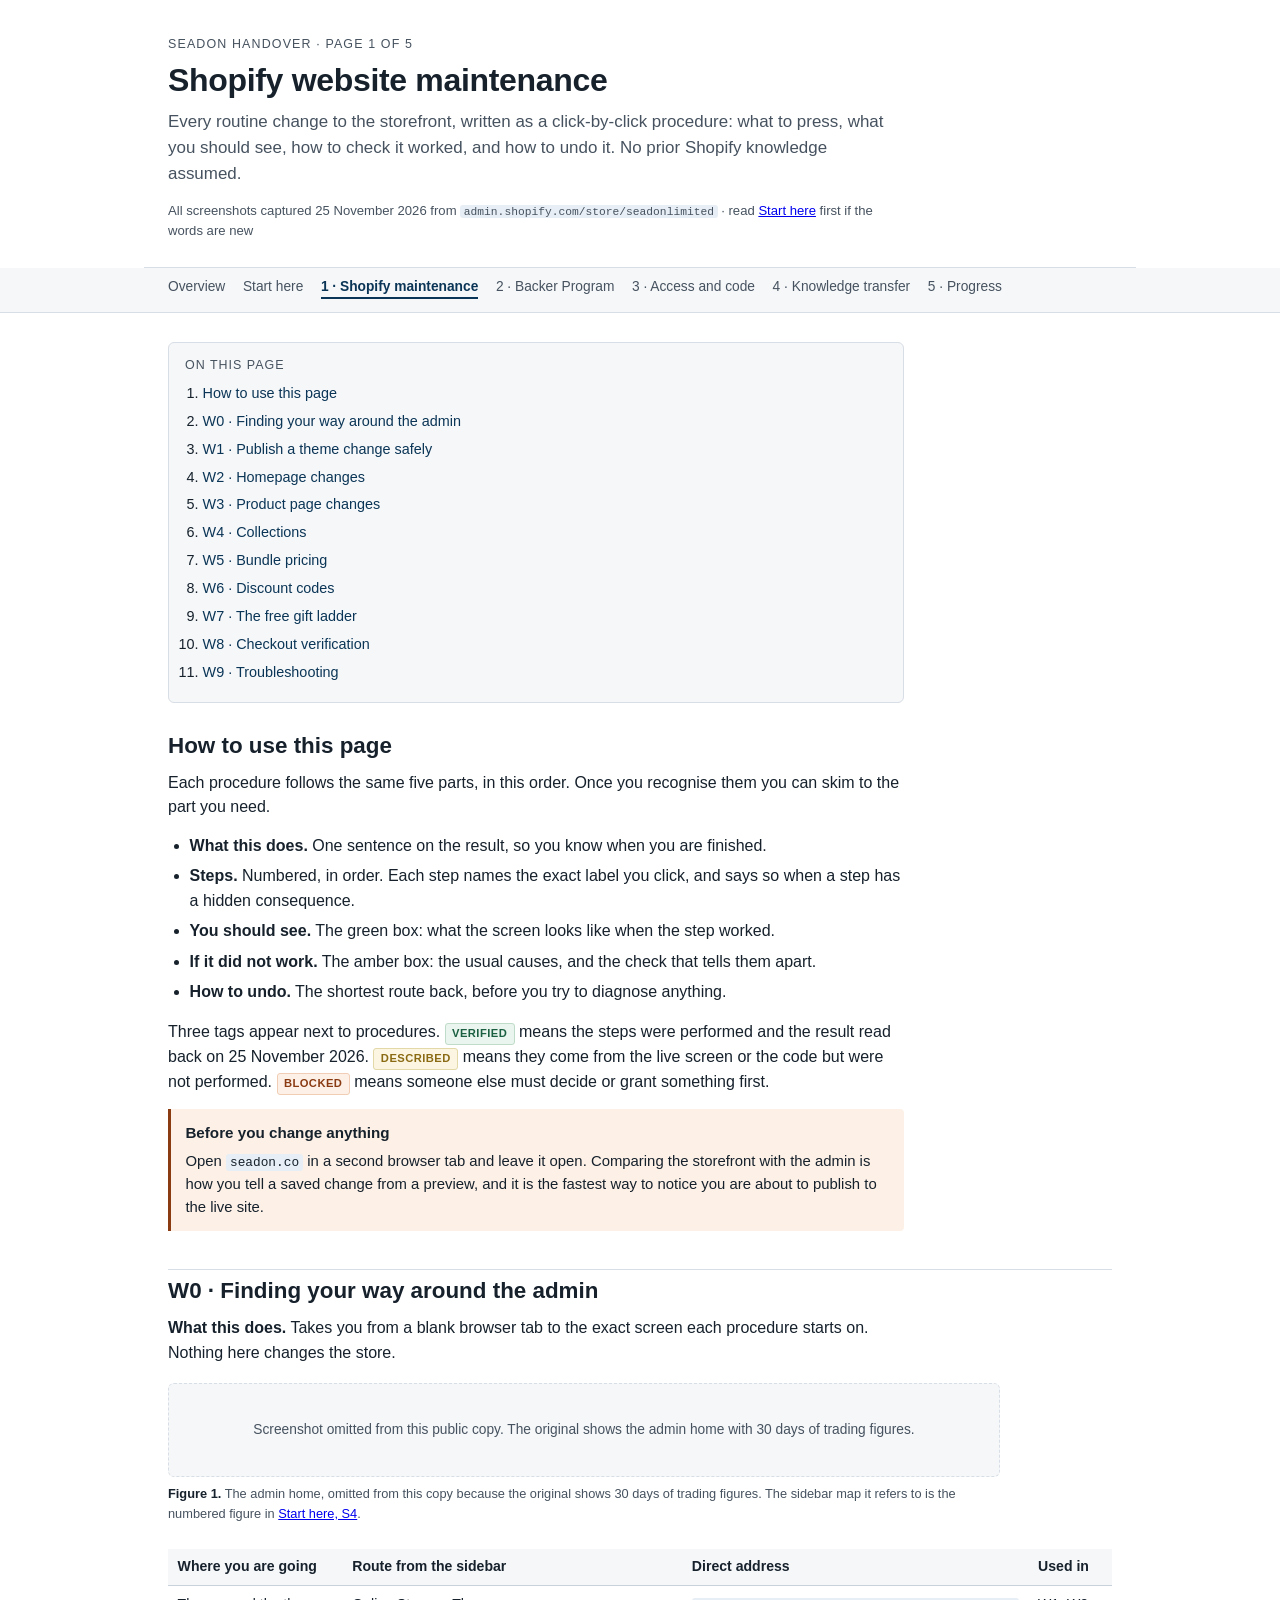
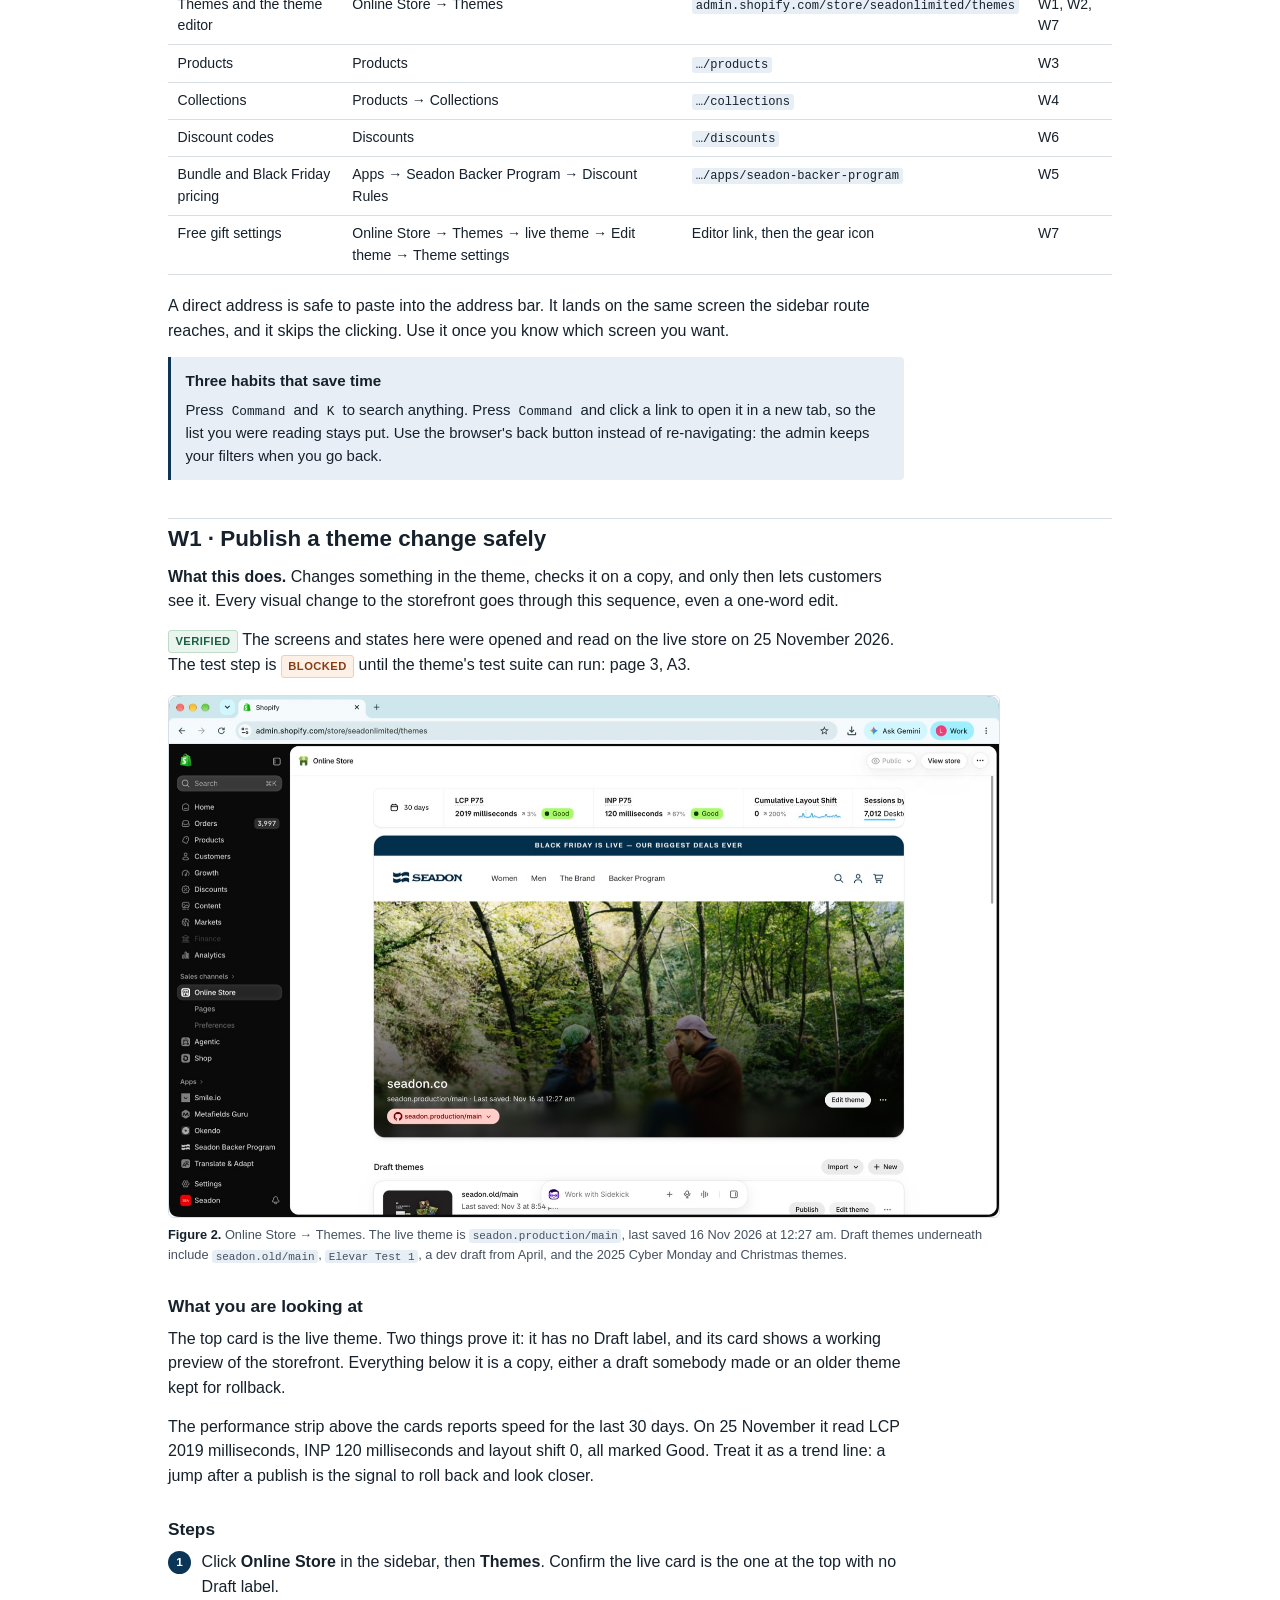
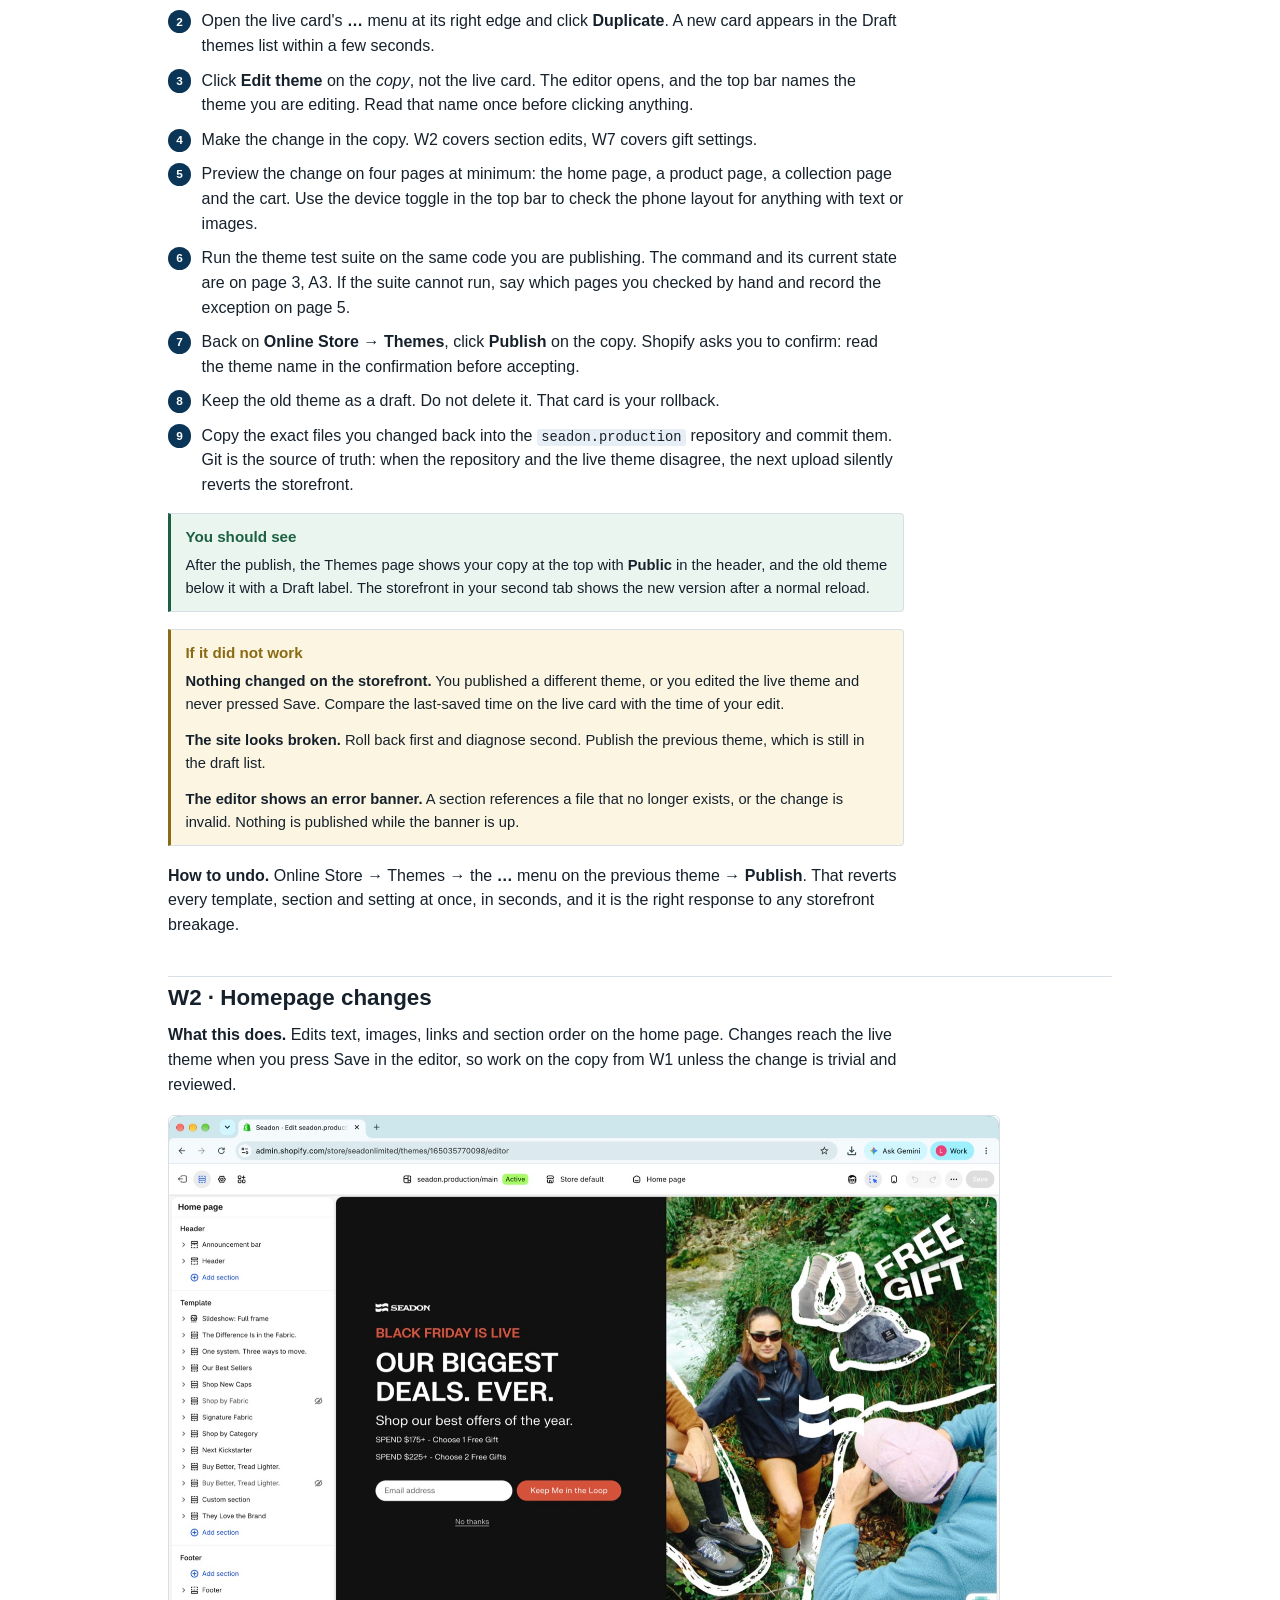
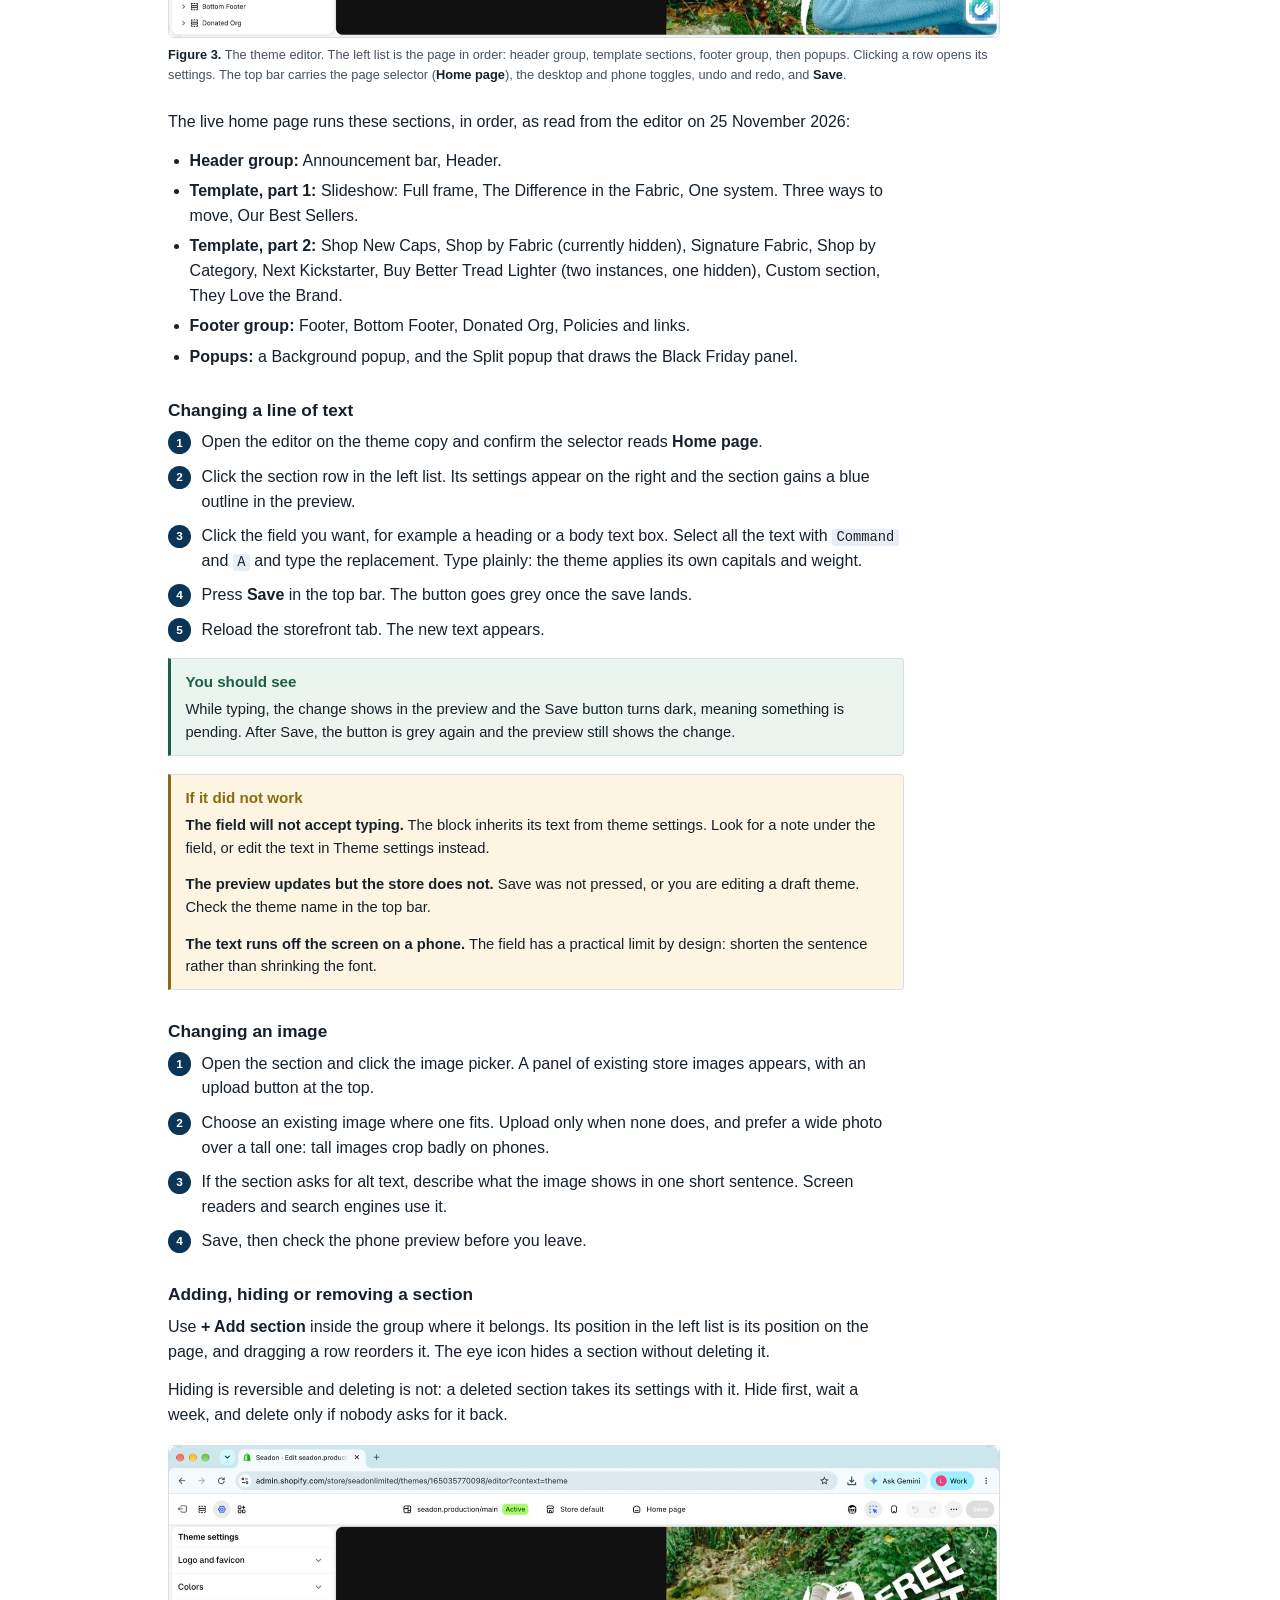
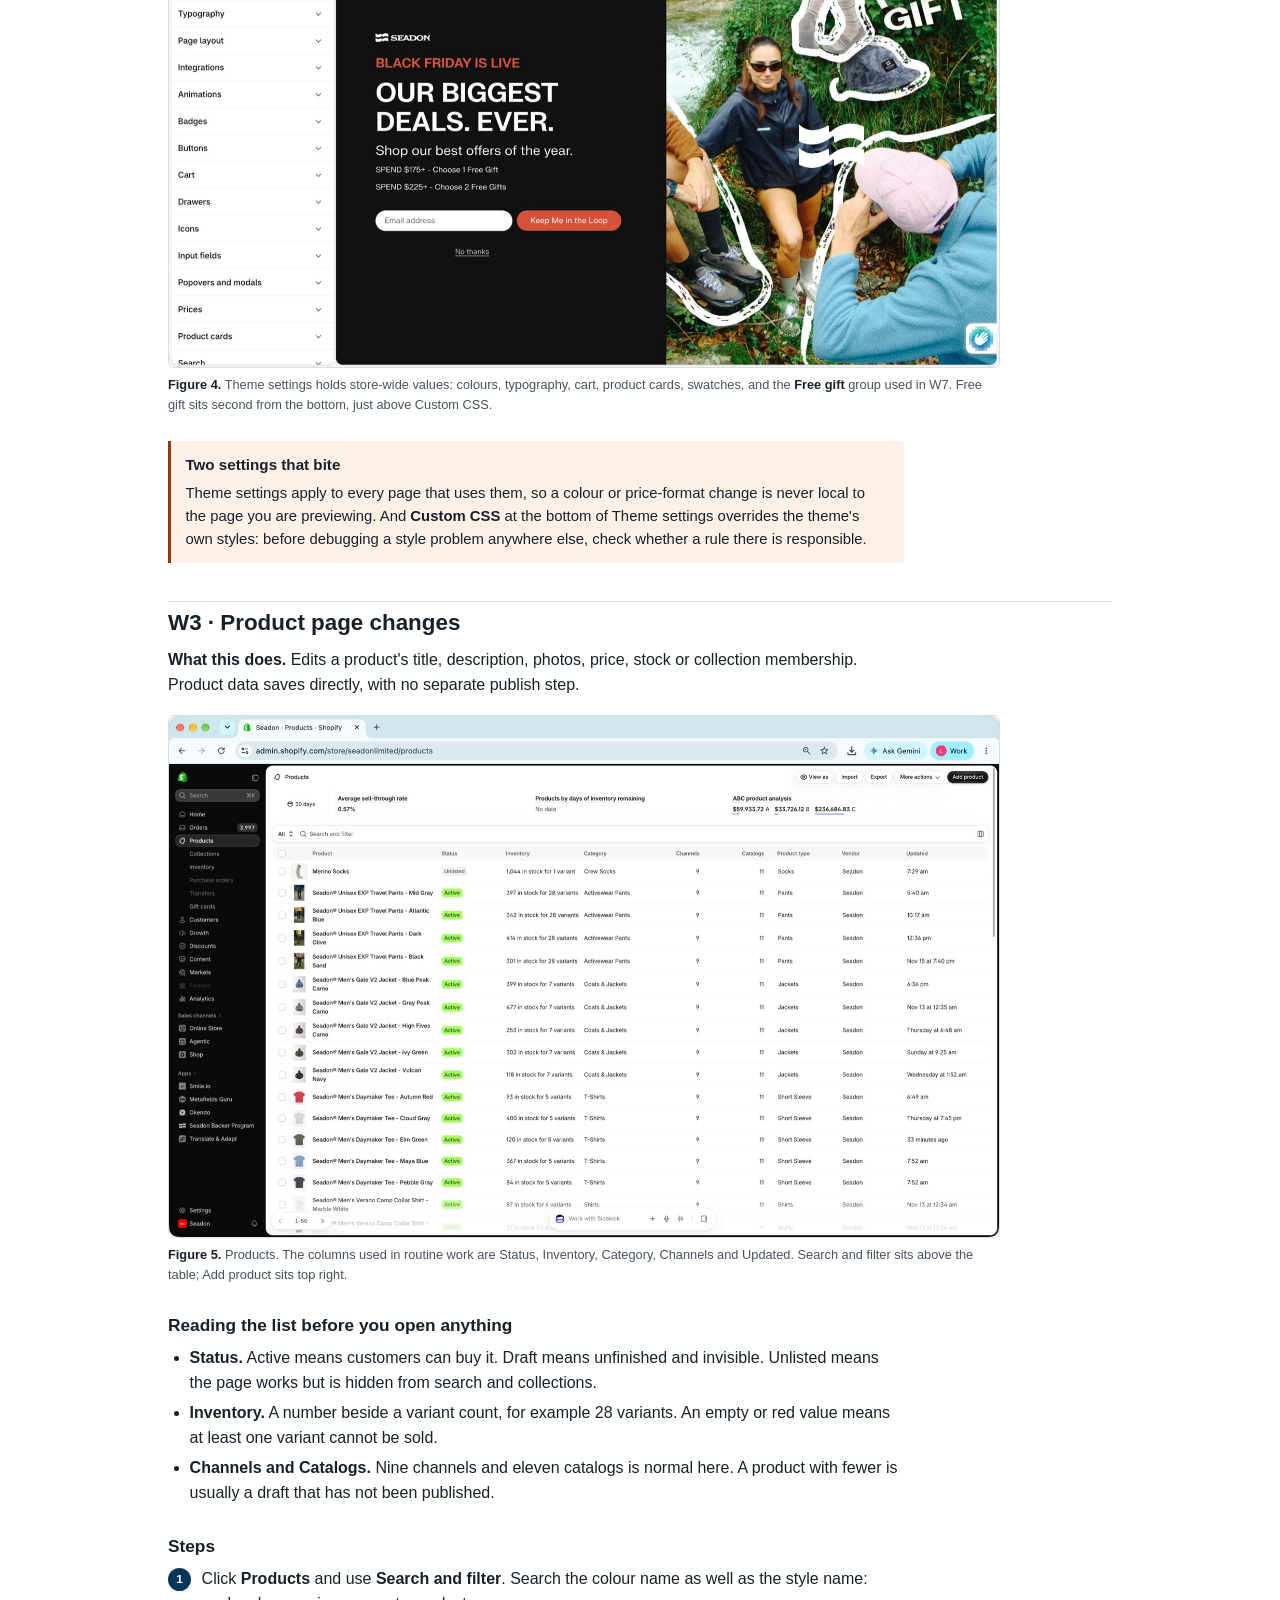
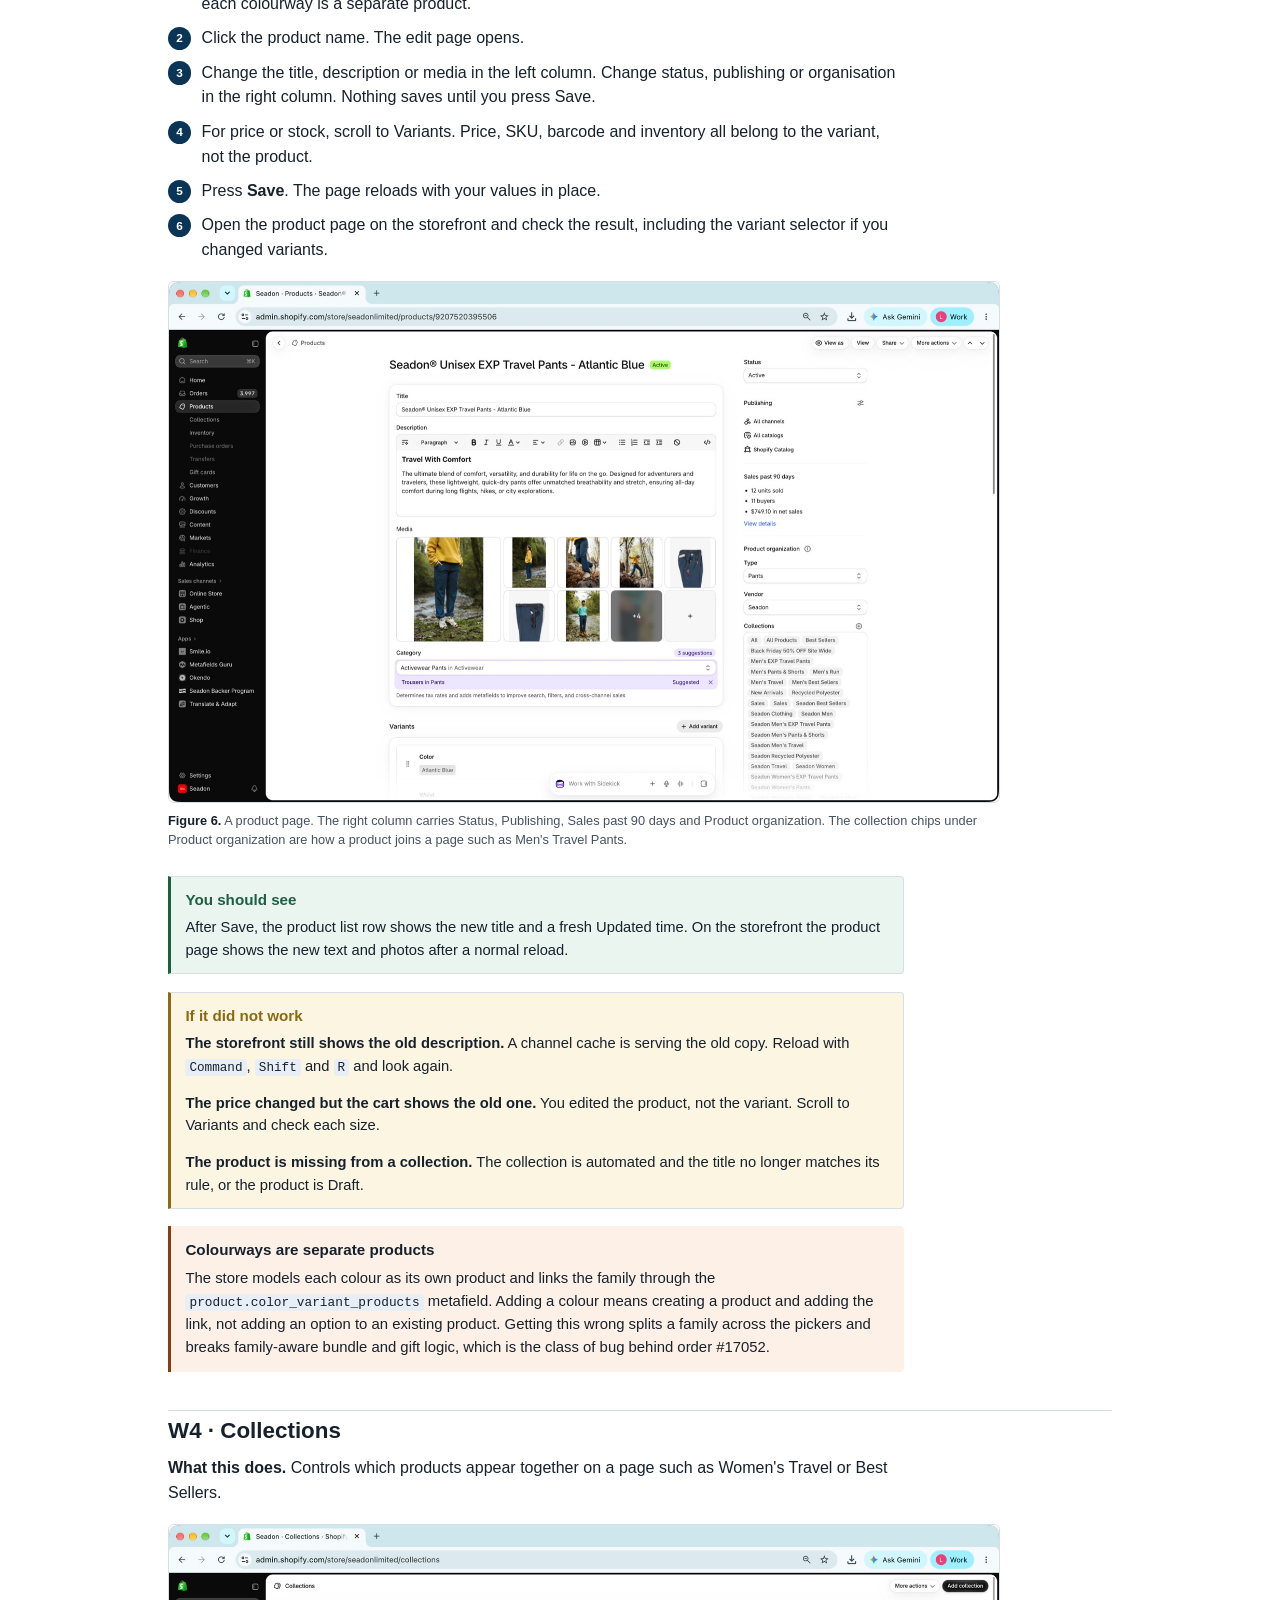
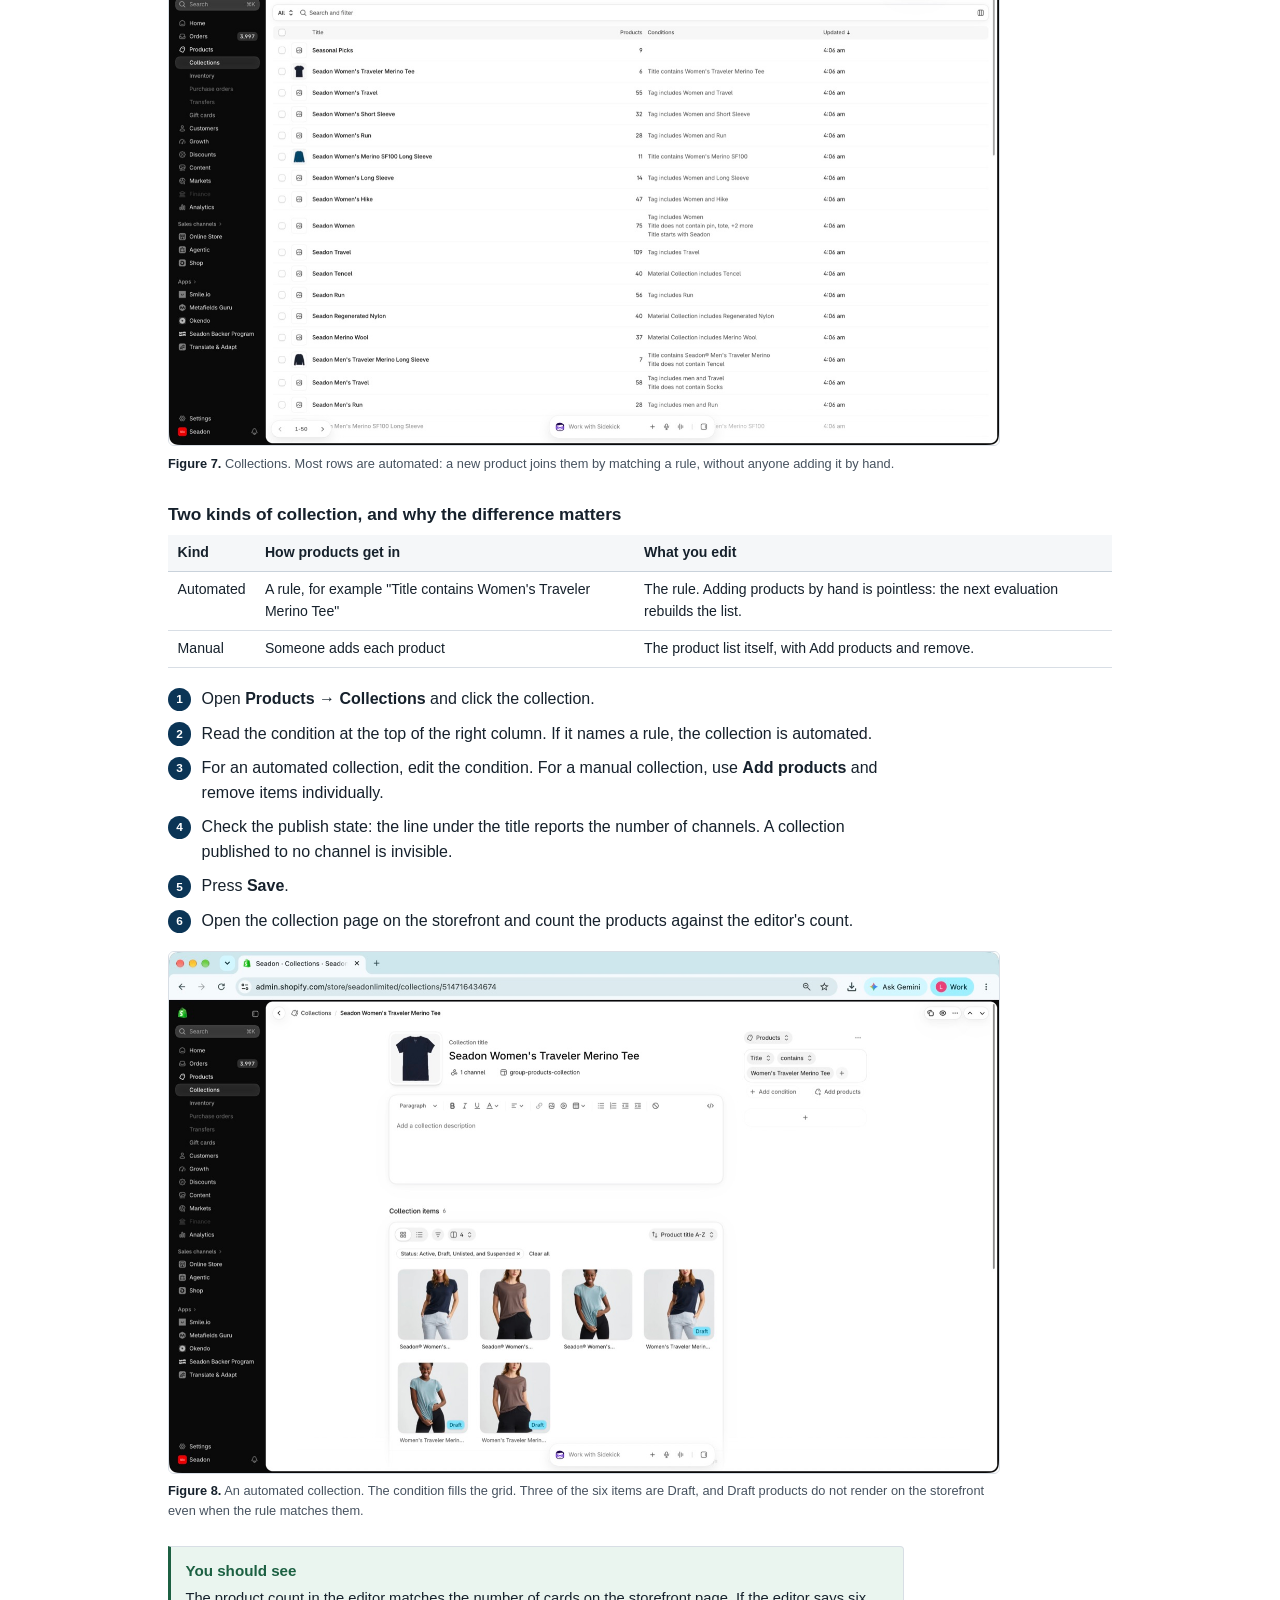
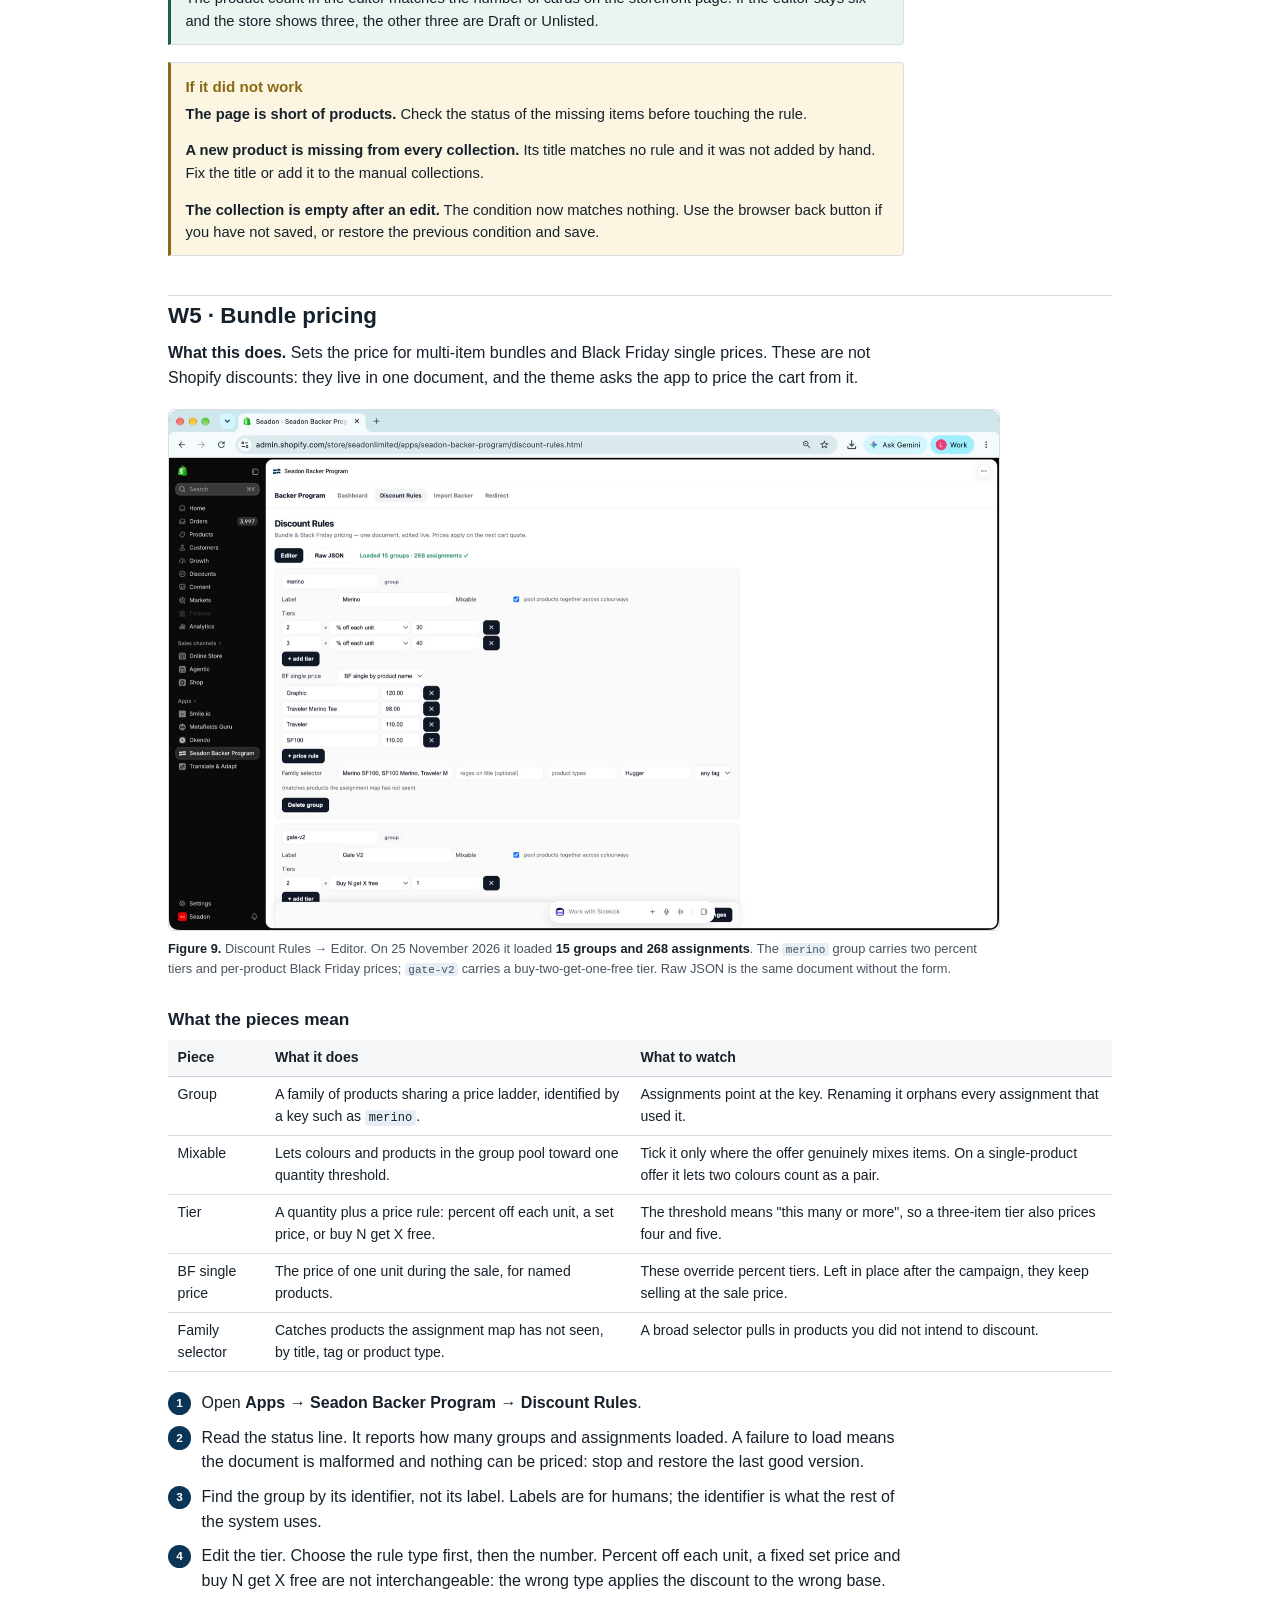
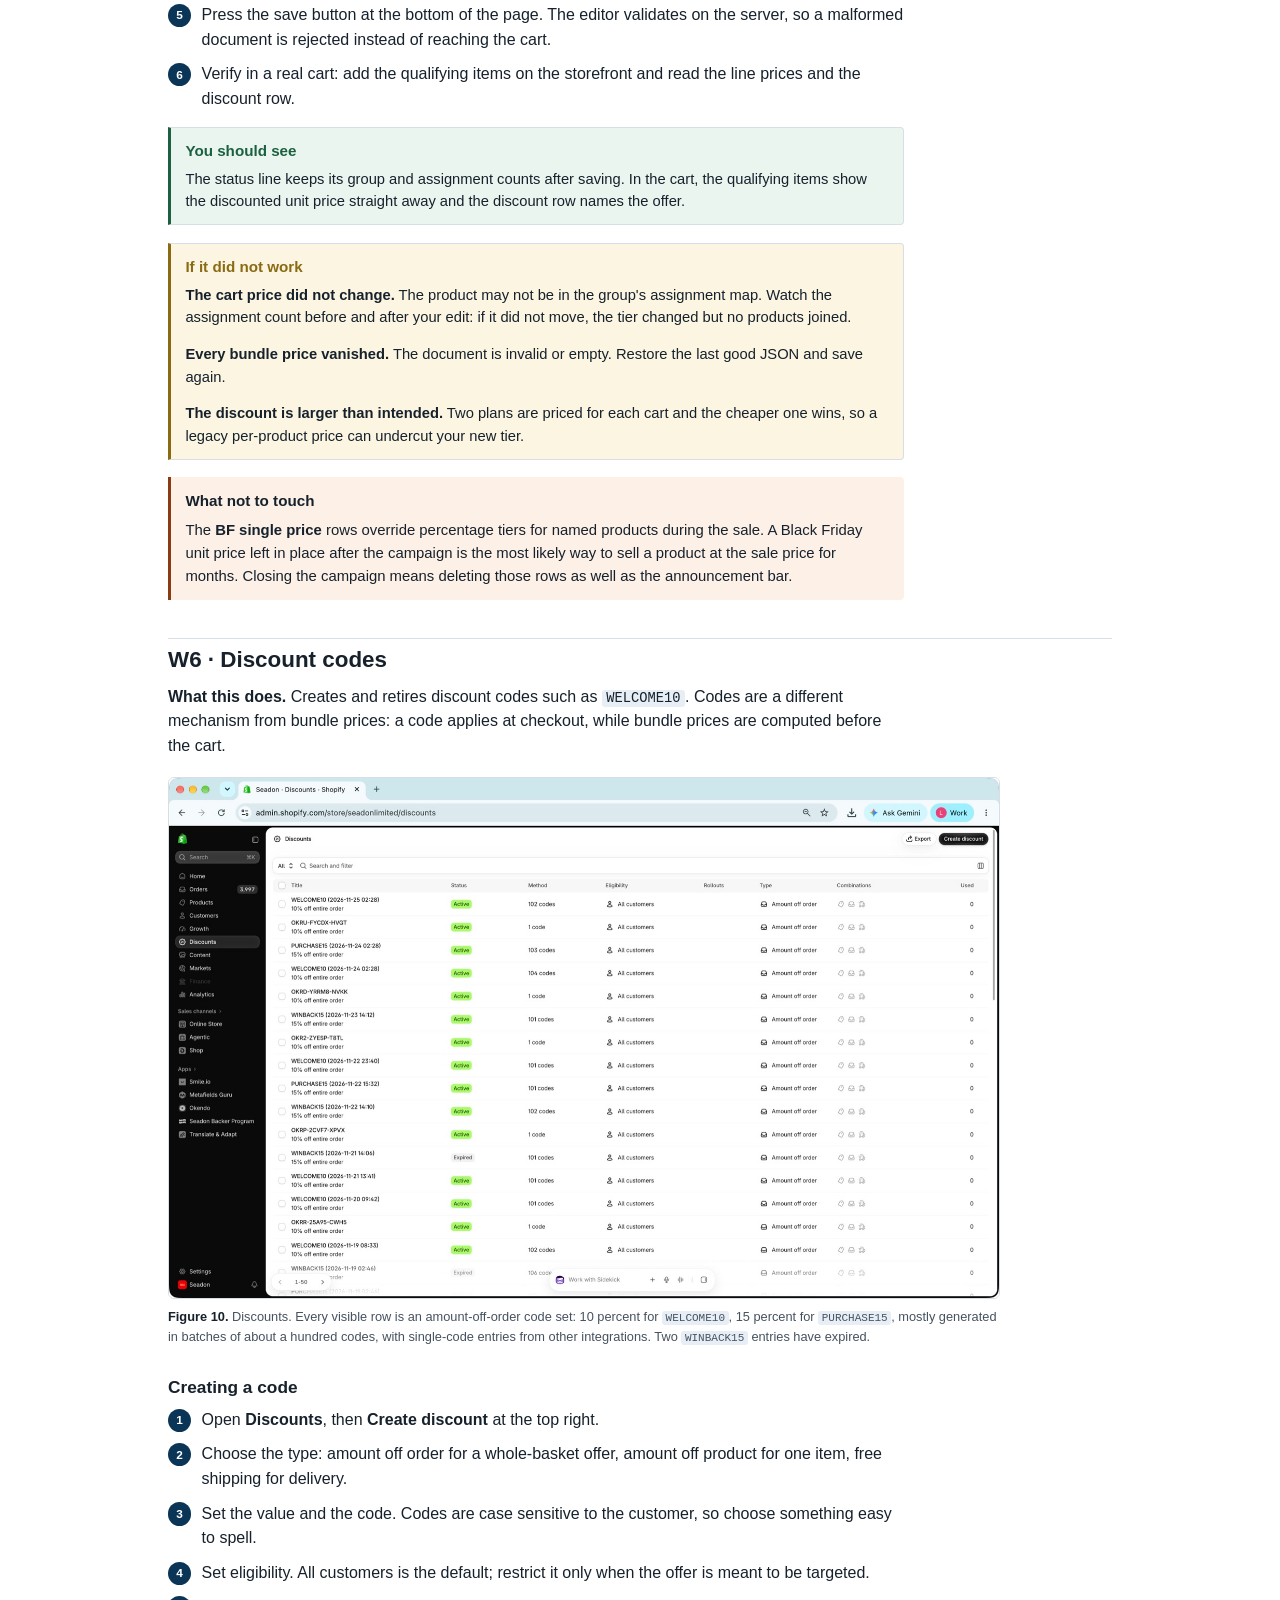
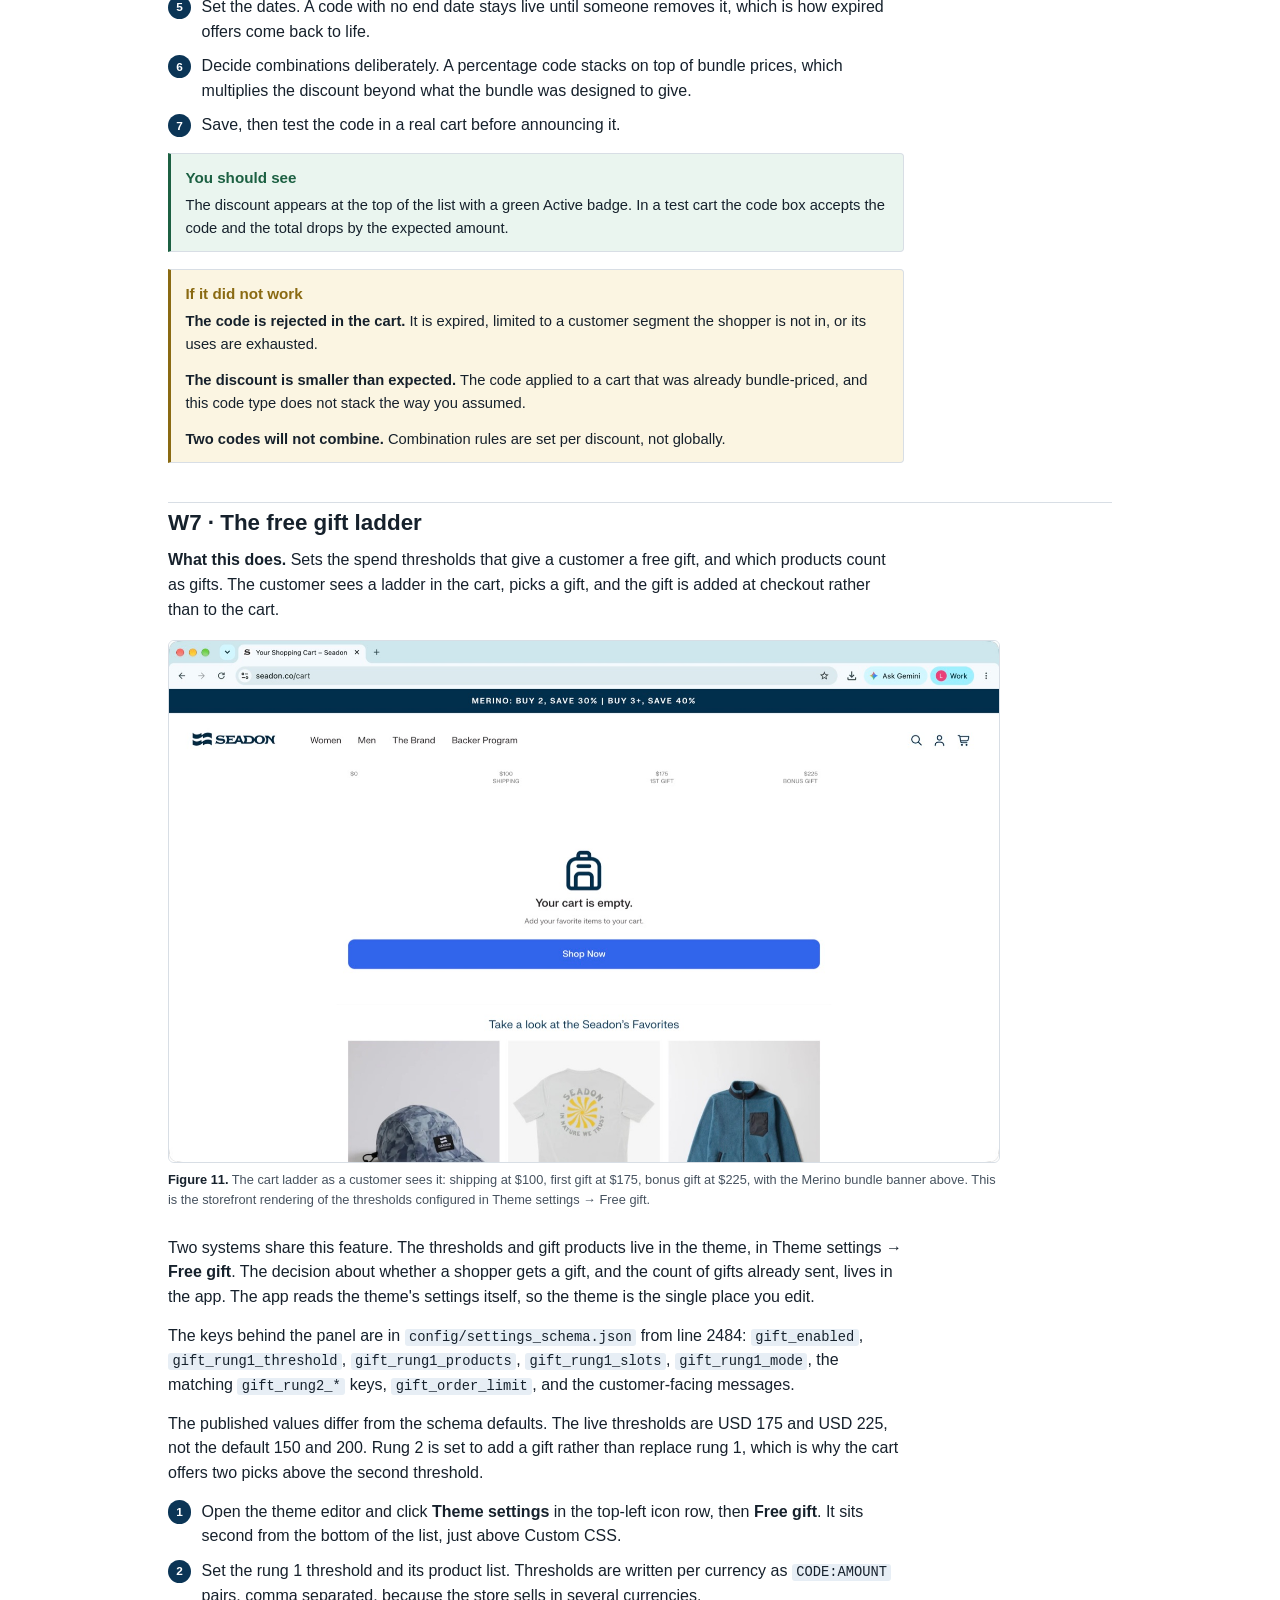
<file: 01-shopify-maintenance.html>
<!DOCTYPE html>
<html lang="en">
<head>
<meta charset="utf-8">
<meta name="viewport" content="width=device-width, initial-scale=1">
<title>1 · Shopify website maintenance</title>
<link rel="stylesheet" href="assets/style.css">
</head>
<body>
<a class="skip" href="#main">Skip to content</a>

<header class="site">
  <p class="kicker">Seadon handover · page 1 of 5</p>
  <h1>Shopify website maintenance</h1>
  <p class="lede">Every routine change to the storefront, written as a click-by-click procedure: what to press, what you should see, how to check it worked, and how to undo it. No prior Shopify knowledge assumed.</p>
  <p class="meta">All screenshots captured 25 November 2026 from <code>admin.shopify.com/store/seadonlimited</code> · read <a href="00-start-here.html">Start here</a> first if the words are new</p>
</header>

<nav class="pages" aria-label="Document set">
  <ul>
    <li><a href="index.html">Overview</a></li>
    <li><a href="00-start-here.html">Start here</a></li>
    <li><a href="01-shopify-maintenance.html" aria-current="page">1 · Shopify maintenance</a></li>
    <li><a href="02-backer-program-operations.html">2 · Backer Program</a></li>
    <li><a href="03-access-and-code.html">3 · Access and code</a></li>
    <li><a href="04-knowledge-transfer.html">4 · Knowledge transfer</a></li>
    <li><a href="05-progress.html">5 · Progress</a></li>
  </ul>
</nav>

<main id="main">

<div class="toc">
  <p>On this page</p>
  <ol>
    <li><a href="#how">How to use this page</a></li>
    <li><a href="#w0">W0 · Finding your way around the admin</a></li>
    <li><a href="#w1">W1 · Publish a theme change safely</a></li>
    <li><a href="#w2">W2 · Homepage changes</a></li>
    <li><a href="#w3">W3 · Product page changes</a></li>
    <li><a href="#w4">W4 · Collections</a></li>
    <li><a href="#w5">W5 · Bundle pricing</a></li>
    <li><a href="#w6">W6 · Discount codes</a></li>
    <li><a href="#w7">W7 · The free gift ladder</a></li>
    <li><a href="#w8">W8 · Checkout verification</a></li>
    <li><a href="#w9">W9 · Troubleshooting</a></li>
  </ol>
</div>

<h2 id="how">How to use this page</h2>

<p>Each procedure follows the same five parts, in this order. Once you recognise them you can skim to the part you need.</p>

<ul>
  <li><strong>What this does.</strong> One sentence on the result, so you know when you are finished.</li>
  <li><strong>Steps.</strong> Numbered, in order. Each step names the exact label you click, and says so when a step has a hidden consequence.</li>
  <li><strong>You should see.</strong> The green box: what the screen looks like when the step worked.</li>
  <li><strong>If it did not work.</strong> The amber box: the usual causes, and the check that tells them apart.</li>
  <li><strong>How to undo.</strong> The shortest route back, before you try to diagnose anything.</li>
</ul>

<p>Three tags appear next to procedures. <span class="tag verified">verified</span> means the steps were performed and the result read back on 25 November 2026. <span class="tag unverified">described</span> means they come from the live screen or the code but were not performed. <span class="tag blocked">blocked</span> means someone else must decide or grant something first.</p>

<div class="callout warn">
  <h4>Before you change anything</h4>
  <p>Open <code>seadon.co</code> in a second browser tab and leave it open. Comparing the storefront with the admin is how you tell a saved change from a preview, and it is the fastest way to notice you are about to publish to the live site.</p>
</div>

<h2 id="w0">W0 · Finding your way around the admin</h2>

<p><strong>What this does.</strong> Takes you from a blank browser tab to the exact screen each procedure starts on. Nothing here changes the store.</p>

<figure>
  <div class="redacted">Screenshot omitted from this public copy. The original shows the admin home with 30 days of trading figures.</div>
  <figcaption><b>Figure 1.</b> The admin home, omitted from this copy because the original shows 30 days of trading figures. The sidebar map it refers to is the numbered figure in <a href="00-start-here.html#s4">Start here, S4</a>.</figcaption>
</figure>

<table>
  <thead><tr><th>Where you are going</th><th>Route from the sidebar</th><th>Direct address</th><th>Used in</th></tr></thead>
  <tbody>
    <tr><td>Themes and the theme editor</td><td>Online Store → Themes</td><td><code>admin.shopify.com/store/seadonlimited/themes</code></td><td>W1, W2, W7</td></tr>
    <tr><td>Products</td><td>Products</td><td><code>…/products</code></td><td>W3</td></tr>
    <tr><td>Collections</td><td>Products → Collections</td><td><code>…/collections</code></td><td>W4</td></tr>
    <tr><td>Discount codes</td><td>Discounts</td><td><code>…/discounts</code></td><td>W6</td></tr>
    <tr><td>Bundle and Black Friday pricing</td><td>Apps → Seadon Backer Program → Discount Rules</td><td><code>…/apps/seadon-backer-program</code></td><td>W5</td></tr>
    <tr><td>Free gift settings</td><td>Online Store → Themes → live theme → Edit theme → Theme settings</td><td>Editor link, then the gear icon</td><td>W7</td></tr>
  </tbody>
</table>

<p>A direct address is safe to paste into the address bar. It lands on the same screen the sidebar route reaches, and it skips the clicking. Use it once you know which screen you want.</p>

<div class="callout">
  <h4>Three habits that save time</h4>
  <p>Press <code>Command</code> and <code>K</code> to search anything. Press <code>Command</code> and click a link to open it in a new tab, so the list you were reading stays put. Use the browser's back button instead of re-navigating: the admin keeps your filters when you go back.</p>
</div>

<h2 id="w1">W1 · Publish a theme change safely</h2>

<p><strong>What this does.</strong> Changes something in the theme, checks it on a copy, and only then lets customers see it. Every visual change to the storefront goes through this sequence, even a one-word edit.</p>

<p><span class="tag verified">verified</span> The screens and states here were opened and read on the live store on 25 November 2026. The test step is <span class="tag blocked">blocked</span> until the theme's test suite can run: page 3, A3.</p>

<figure>
  <img src="images/w1-themes.jpg" alt="Online Store Themes page: a performance strip with loading and interaction metrics, the live theme card for seadon.production/main with an Edit theme button, and a Draft themes list below it.">
  <figcaption><b>Figure 2.</b> Online Store → Themes. The live theme is <code>seadon.production/main</code>, last saved 16 Nov 2026 at 12:27 am. Draft themes underneath include <code>seadon.old/main</code>, <code>Elevar Test 1</code>, a dev draft from April, and the 2025 Cyber Monday and Christmas themes.</figcaption>
</figure>

<h3>What you are looking at</h3>

<p>The top card is the live theme. Two things prove it: it has no Draft label, and its card shows a working preview of the storefront. Everything below it is a copy, either a draft somebody made or an older theme kept for rollback.</p>

<p>The performance strip above the cards reports speed for the last 30 days. On 25 November it read LCP 2019 milliseconds, INP 120 milliseconds and layout shift 0, all marked Good. Treat it as a trend line: a jump after a publish is the signal to roll back and look closer.</p>

<h3>Steps</h3>

<ol class="steps">
  <li>Click <b>Online Store</b> in the sidebar, then <b>Themes</b>. Confirm the live card is the one at the top with no Draft label.</li>
  <li>Open the live card's <b>…</b> menu at its right edge and click <b>Duplicate</b>. A new card appears in the Draft themes list within a few seconds.</li>
  <li>Click <b>Edit theme</b> on the <em>copy</em>, not the live card. The editor opens, and the top bar names the theme you are editing. Read that name once before clicking anything.</li>
  <li>Make the change in the copy. W2 covers section edits, W7 covers gift settings.</li>
  <li>Preview the change on four pages at minimum: the home page, a product page, a collection page and the cart. Use the device toggle in the top bar to check the phone layout for anything with text or images.</li>
  <li>Run the theme test suite on the same code you are publishing. The command and its current state are on page 3, A3. If the suite cannot run, say which pages you checked by hand and record the exception on page 5.</li>
  <li>Back on <b>Online Store → Themes</b>, click <b>Publish</b> on the copy. Shopify asks you to confirm: read the theme name in the confirmation before accepting.</li>
  <li>Keep the old theme as a draft. Do not delete it. That card is your rollback.</li>
  <li>Copy the exact files you changed back into the <code>seadon.production</code> repository and commit them. Git is the source of truth: when the repository and the live theme disagree, the next upload silently reverts the storefront.</li>
</ol>

<div class="check">
  <h4>You should see</h4>
  <p>After the publish, the Themes page shows your copy at the top with <b>Public</b> in the header, and the old theme below it with a Draft label. The storefront in your second tab shows the new version after a normal reload.</p>
</div>

<div class="fail">
  <h4>If it did not work</h4>
  <p><strong>Nothing changed on the storefront.</strong> You published a different theme, or you edited the live theme and never pressed Save. Compare the last-saved time on the live card with the time of your edit.</p>
  <p><strong>The site looks broken.</strong> Roll back first and diagnose second. Publish the previous theme, which is still in the draft list.</p>
  <p><strong>The editor shows an error banner.</strong> A section references a file that no longer exists, or the change is invalid. Nothing is published while the banner is up.</p>
</div>

<p><strong>How to undo.</strong> Online Store → Themes → the <b>…</b> menu on the previous theme → <b>Publish</b>. That reverts every template, section and setting at once, in seconds, and it is the right response to any storefront breakage.</p>

<h2 id="w2">W2 · Homepage changes</h2>

<p><strong>What this does.</strong> Edits text, images, links and section order on the home page. Changes reach the live theme when you press Save in the editor, so work on the copy from W1 unless the change is trivial and reviewed.</p>

<figure>
  <img src="images/w2-theme-editor.jpg" alt="Shopify theme editor on the home page: the left sidebar lists sections grouped into header, template and footer, the preview shows the Black Friday hero with gift thresholds, and the top bar holds the template selector, device toggles and Save.">
  <figcaption><b>Figure 3.</b> The theme editor. The left list is the page in order: header group, template sections, footer group, then popups. Clicking a row opens its settings. The top bar carries the page selector (<b>Home page</b>), the desktop and phone toggles, undo and redo, and <b>Save</b>.</figcaption>
</figure>

<p>The live home page runs these sections, in order, as read from the editor on 25 November 2026:</p>

<ul>
  <li><strong>Header group:</strong> Announcement bar, Header.</li>
  <li><strong>Template, part 1:</strong> Slideshow: Full frame, The Difference in the Fabric, One system. Three ways to move, Our Best Sellers.</li>
  <li><strong>Template, part 2:</strong> Shop New Caps, Shop by Fabric (currently hidden), Signature Fabric, Shop by Category, Next Kickstarter, Buy Better Tread Lighter (two instances, one hidden), Custom section, They Love the Brand.</li>
  <li><strong>Footer group:</strong> Footer, Bottom Footer, Donated Org, Policies and links.</li>
  <li><strong>Popups:</strong> a Background popup, and the Split popup that draws the Black Friday panel.</li>
</ul>

<h3>Changing a line of text</h3>

<ol class="steps">
  <li>Open the editor on the theme copy and confirm the selector reads <b>Home page</b>.</li>
  <li>Click the section row in the left list. Its settings appear on the right and the section gains a blue outline in the preview.</li>
  <li>Click the field you want, for example a heading or a body text box. Select all the text with <code>Command</code> and <code>A</code> and type the replacement. Type plainly: the theme applies its own capitals and weight.</li>
  <li>Press <b>Save</b> in the top bar. The button goes grey once the save lands.</li>
  <li>Reload the storefront tab. The new text appears.</li>
</ol>

<div class="check">
  <h4>You should see</h4>
  <p>While typing, the change shows in the preview and the Save button turns dark, meaning something is pending. After Save, the button is grey again and the preview still shows the change.</p>
</div>

<div class="fail">
  <h4>If it did not work</h4>
  <p><strong>The field will not accept typing.</strong> The block inherits its text from theme settings. Look for a note under the field, or edit the text in Theme settings instead.</p>
  <p><strong>The preview updates but the store does not.</strong> Save was not pressed, or you are editing a draft theme. Check the theme name in the top bar.</p>
  <p><strong>The text runs off the screen on a phone.</strong> The field has a practical limit by design: shorten the sentence rather than shrinking the font.</p>
</div>

<h3>Changing an image</h3>

<ol class="steps">
  <li>Open the section and click the image picker. A panel of existing store images appears, with an upload button at the top.</li>
  <li>Choose an existing image where one fits. Upload only when none does, and prefer a wide photo over a tall one: tall images crop badly on phones.</li>
  <li>If the section asks for alt text, describe what the image shows in one short sentence. Screen readers and search engines use it.</li>
  <li>Save, then check the phone preview before you leave.</li>
</ol>

<h3>Adding, hiding or removing a section</h3>

<p>Use <b>+ Add section</b> inside the group where it belongs. Its position in the left list is its position on the page, and dragging a row reorders it. The eye icon hides a section without deleting it.</p>

<p>Hiding is reversible and deleting is not: a deleted section takes its settings with it. Hide first, wait a week, and delete only if nobody asks for it back.</p>

<figure>
  <img src="images/w2-theme-settings.jpg" alt="Theme settings sidebar listing twenty categories from Logo and favicon through Colors, Typography, Cart, Product cards, Search and Swatches to Free gift and Custom CSS.">
  <figcaption><b>Figure 4.</b> Theme settings holds store-wide values: colours, typography, cart, product cards, swatches, and the <b>Free gift</b> group used in W7. Free gift sits second from the bottom, just above Custom CSS.</figcaption>
</figure>

<div class="callout warn">
  <h4>Two settings that bite</h4>
  <p>Theme settings apply to every page that uses them, so a colour or price-format change is never local to the page you are previewing. And <b>Custom CSS</b> at the bottom of Theme settings overrides the theme's own styles: before debugging a style problem anywhere else, check whether a rule there is responsible.</p>
</div>

<h2 id="w3">W3 · Product page changes</h2>

<p><strong>What this does.</strong> Edits a product's title, description, photos, price, stock or collection membership. Product data saves directly, with no separate publish step.</p>

<figure>
  <img src="images/w3-products.jpg" alt="Products list with inventory metrics above a table of products showing status, inventory across variants, category, channels, catalogs, product type, vendor and updated time.">
  <figcaption><b>Figure 5.</b> Products. The columns used in routine work are Status, Inventory, Category, Channels and Updated. Search and filter sits above the table; Add product sits top right.</figcaption>
</figure>

<h3>Reading the list before you open anything</h3>

<ul>
  <li><strong>Status.</strong> Active means customers can buy it. Draft means unfinished and invisible. Unlisted means the page works but is hidden from search and collections.</li>
  <li><strong>Inventory.</strong> A number beside a variant count, for example 28 variants. An empty or red value means at least one variant cannot be sold.</li>
  <li><strong>Channels and Catalogs.</strong> Nine channels and eleven catalogs is normal here. A product with fewer is usually a draft that has not been published.</li>
</ul>

<h3>Steps</h3>

<ol class="steps">
  <li>Click <b>Products</b> and use <b>Search and filter</b>. Search the colour name as well as the style name: each colourway is a separate product.</li>
  <li>Click the product name. The edit page opens.</li>
  <li>Change the title, description or media in the left column. Change status, publishing or organisation in the right column. Nothing saves until you press Save.</li>
  <li>For price or stock, scroll to Variants. Price, SKU, barcode and inventory all belong to the variant, not the product.</li>
  <li>Press <b>Save</b>. The page reloads with your values in place.</li>
  <li>Open the product page on the storefront and check the result, including the variant selector if you changed variants.</li>
</ol>

<figure>
  <img src="images/w3-product-detail.jpg" alt="Product edit page for Seadon Unisex EXP Travel Pants in Atlantic Blue: title, description editor, media gallery, category suggestions, variants, and a right column with status, publishing, sales past 90 days and collection chips.">
  <figcaption><b>Figure 6.</b> A product page. The right column carries Status, Publishing, Sales past 90 days and Product organization. The collection chips under Product organization are how a product joins a page such as Men's Travel Pants.</figcaption>
</figure>

<div class="check">
  <h4>You should see</h4>
  <p>After Save, the product list row shows the new title and a fresh Updated time. On the storefront the product page shows the new text and photos after a normal reload.</p>
</div>

<div class="fail">
  <h4>If it did not work</h4>
  <p><strong>The storefront still shows the old description.</strong> A channel cache is serving the old copy. Reload with <code>Command</code>, <code>Shift</code> and <code>R</code> and look again.</p>
  <p><strong>The price changed but the cart shows the old one.</strong> You edited the product, not the variant. Scroll to Variants and check each size.</p>
  <p><strong>The product is missing from a collection.</strong> The collection is automated and the title no longer matches its rule, or the product is Draft.</p>
</div>

<div class="callout warn">
  <h4>Colourways are separate products</h4>
  <p>The store models each colour as its own product and links the family through the <code>product.color_variant_products</code> metafield. Adding a colour means creating a product and adding the link, not adding an option to an existing product. Getting this wrong splits a family across the pickers and breaks family-aware bundle and gift logic, which is the class of bug behind order #17052.</p>
</div>

<h2 id="w4">W4 · Collections</h2>

<p><strong>What this does.</strong> Controls which products appear together on a page such as Women's Travel or Best Sellers.</p>

<figure>
  <img src="images/w4-collections.jpg" alt="Collections list with rows of women's collections such as Seadon Women's Traveler Merino Tee, Travel, Short Sleeve, Run and Merino SF100 Long Sleeve, each with a checkbox and thumbnail.">
  <figcaption><b>Figure 7.</b> Collections. Most rows are automated: a new product joins them by matching a rule, without anyone adding it by hand.</figcaption>
</figure>

<h3>Two kinds of collection, and why the difference matters</h3>

<table>
  <thead><tr><th>Kind</th><th>How products get in</th><th>What you edit</th></tr></thead>
  <tbody>
    <tr><td>Automated</td><td>A rule, for example "Title contains Women's Traveler Merino Tee"</td><td>The rule. Adding products by hand is pointless: the next evaluation rebuilds the list.</td></tr>
    <tr><td>Manual</td><td>Someone adds each product</td><td>The product list itself, with Add products and remove.</td></tr>
  </tbody>
</table>

<ol class="steps">
  <li>Open <b>Products → Collections</b> and click the collection.</li>
  <li>Read the condition at the top of the right column. If it names a rule, the collection is automated.</li>
  <li>For an automated collection, edit the condition. For a manual collection, use <b>Add products</b> and remove items individually.</li>
  <li>Check the publish state: the line under the title reports the number of channels. A collection published to no channel is invisible.</li>
  <li>Press <b>Save</b>.</li>
  <li>Open the collection page on the storefront and count the products against the editor's count.</li>
</ol>

<figure>
  <img src="images/w4-collection-detail.jpg" alt="Collection edit page for Seadon Women's Traveler Merino Tee showing the automated condition Title contains Women's Traveler Merino Tee, six collection items, three of them marked Draft.">
  <figcaption><b>Figure 8.</b> An automated collection. The condition fills the grid. Three of the six items are Draft, and Draft products do not render on the storefront even when the rule matches them.</figcaption>
</figure>

<div class="check">
  <h4>You should see</h4>
  <p>The product count in the editor matches the number of cards on the storefront page. If the editor says six and the store shows three, the other three are Draft or Unlisted.</p>
</div>

<div class="fail">
  <h4>If it did not work</h4>
  <p><strong>The page is short of products.</strong> Check the status of the missing items before touching the rule.</p>
  <p><strong>A new product is missing from every collection.</strong> Its title matches no rule and it was not added by hand. Fix the title or add it to the manual collections.</p>
  <p><strong>The collection is empty after an edit.</strong> The condition now matches nothing. Use the browser back button if you have not saved, or restore the previous condition and save.</p>
</div>

<h2 id="w5">W5 · Bundle pricing</h2>

<p><strong>What this does.</strong> Sets the price for multi-item bundles and Black Friday single prices. These are not Shopify discounts: they live in one document, and the theme asks the app to price the cart from it.</p>

<figure>
  <img src="images/sbp-discount-rules.jpg" alt="Discount Rules editor in the Seadon Backer Program app: a status line reading Loaded 15 groups and 268 assignments, a merino group with 30 and 40 percent tiers and Black Friday single prices, and a second group with a buy two get one free tier.">
  <figcaption><b>Figure 9.</b> Discount Rules → Editor. On 25 November 2026 it loaded <b>15 groups and 268 assignments</b>. The <code>merino</code> group carries two percent tiers and per-product Black Friday prices; <code>gate-v2</code> carries a buy-two-get-one-free tier. Raw JSON is the same document without the form.</figcaption>
</figure>

<h3>What the pieces mean</h3>

<table>
  <thead><tr><th>Piece</th><th>What it does</th><th>What to watch</th></tr></thead>
  <tbody>
    <tr><td>Group</td><td>A family of products sharing a price ladder, identified by a key such as <code>merino</code>.</td><td>Assignments point at the key. Renaming it orphans every assignment that used it.</td></tr>
    <tr><td>Mixable</td><td>Lets colours and products in the group pool toward one quantity threshold.</td><td>Tick it only where the offer genuinely mixes items. On a single-product offer it lets two colours count as a pair.</td></tr>
    <tr><td>Tier</td><td>A quantity plus a price rule: percent off each unit, a set price, or buy N get X free.</td><td>The threshold means "this many or more", so a three-item tier also prices four and five.</td></tr>
    <tr><td>BF single price</td><td>The price of one unit during the sale, for named products.</td><td>These override percent tiers. Left in place after the campaign, they keep selling at the sale price.</td></tr>
    <tr><td>Family selector</td><td>Catches products the assignment map has not seen, by title, tag or product type.</td><td>A broad selector pulls in products you did not intend to discount.</td></tr>
  </tbody>
</table>

<ol class="steps">
  <li>Open <b>Apps → Seadon Backer Program → Discount Rules</b>.</li>
  <li>Read the status line. It reports how many groups and assignments loaded. A failure to load means the document is malformed and nothing can be priced: stop and restore the last good version.</li>
  <li>Find the group by its identifier, not its label. Labels are for humans; the identifier is what the rest of the system uses.</li>
  <li>Edit the tier. Choose the rule type first, then the number. Percent off each unit, a fixed set price and buy N get X free are not interchangeable: the wrong type applies the discount to the wrong base.</li>
  <li>Press the save button at the bottom of the page. The editor validates on the server, so a malformed document is rejected instead of reaching the cart.</li>
  <li>Verify in a real cart: add the qualifying items on the storefront and read the line prices and the discount row.</li>
</ol>

<div class="check">
  <h4>You should see</h4>
  <p>The status line keeps its group and assignment counts after saving. In the cart, the qualifying items show the discounted unit price straight away and the discount row names the offer.</p>
</div>

<div class="fail">
  <h4>If it did not work</h4>
  <p><strong>The cart price did not change.</strong> The product may not be in the group's assignment map. Watch the assignment count before and after your edit: if it did not move, the tier changed but no products joined.</p>
  <p><strong>Every bundle price vanished.</strong> The document is invalid or empty. Restore the last good JSON and save again.</p>
  <p><strong>The discount is larger than intended.</strong> Two plans are priced for each cart and the cheaper one wins, so a legacy per-product price can undercut your new tier.</p>
</div>

<div class="callout warn">
  <h4>What not to touch</h4>
  <p>The <b>BF single price</b> rows override percentage tiers for named products during the sale. A Black Friday unit price left in place after the campaign is the most likely way to sell a product at the sale price for months. Closing the campaign means deleting those rows as well as the announcement bar.</p>
</div>

<h2 id="w6">W6 · Discount codes</h2>

<p><strong>What this does.</strong> Creates and retires discount codes such as <code>WELCOME10</code>. Codes are a different mechanism from bundle prices: a code applies at checkout, while bundle prices are computed before the cart.</p>

<figure>
  <img src="images/w6-discounts.jpg" alt="Shopify Discounts page listing WELCOME10, PURCHASE15 and WINBACK15 codes next to single use OK codes, with method, code counts, status and used columns.">
  <figcaption><b>Figure 10.</b> Discounts. Every visible row is an amount-off-order code set: 10 percent for <code>WELCOME10</code>, 15 percent for <code>PURCHASE15</code>, mostly generated in batches of about a hundred codes, with single-code entries from other integrations. Two <code>WINBACK15</code> entries have expired.</figcaption>
</figure>

<h3>Creating a code</h3>

<ol class="steps">
  <li>Open <b>Discounts</b>, then <b>Create discount</b> at the top right.</li>
  <li>Choose the type: amount off order for a whole-basket offer, amount off product for one item, free shipping for delivery.</li>
  <li>Set the value and the code. Codes are case sensitive to the customer, so choose something easy to spell.</li>
  <li>Set eligibility. All customers is the default; restrict it only when the offer is meant to be targeted.</li>
  <li>Set the dates. A code with no end date stays live until someone removes it, which is how expired offers come back to life.</li>
  <li>Decide combinations deliberately. A percentage code stacks on top of bundle prices, which multiplies the discount beyond what the bundle was designed to give.</li>
  <li>Save, then test the code in a real cart before announcing it.</li>
</ol>

<div class="check">
  <h4>You should see</h4>
  <p>The discount appears at the top of the list with a green Active badge. In a test cart the code box accepts the code and the total drops by the expected amount.</p>
</div>

<div class="fail">
  <h4>If it did not work</h4>
  <p><strong>The code is rejected in the cart.</strong> It is expired, limited to a customer segment the shopper is not in, or its uses are exhausted.</p>
  <p><strong>The discount is smaller than expected.</strong> The code applied to a cart that was already bundle-priced, and this code type does not stack the way you assumed.</p>
  <p><strong>Two codes will not combine.</strong> Combination rules are set per discount, not globally.</p>
</div>

<h2 id="w7">W7 · The free gift ladder</h2>

<p><strong>What this does.</strong> Sets the spend thresholds that give a customer a free gift, and which products count as gifts. The customer sees a ladder in the cart, picks a gift, and the gift is added at checkout rather than to the cart.</p>

<figure>
  <img src="images/w8-cart.jpg" alt="Storefront cart page with an empty cart, a milestone ladder showing 0 dollars, 100 dollars for shipping, 175 dollars for the first gift and 225 dollars for the bonus gift, and a Merino buy two save thirty percent banner.">
  <figcaption><b>Figure 11.</b> The cart ladder as a customer sees it: shipping at $100, first gift at $175, bonus gift at $225, with the Merino bundle banner above. This is the storefront rendering of the thresholds configured in Theme settings → Free gift.</figcaption>
</figure>

<p>Two systems share this feature. The thresholds and gift products live in the theme, in Theme settings → <b>Free gift</b>. The decision about whether a shopper gets a gift, and the count of gifts already sent, lives in the app. The app reads the theme's settings itself, so the theme is the single place you edit.</p>

<p>The keys behind the panel are in <code>config/settings_schema.json</code> from line 2484: <code>gift_enabled</code>, <code>gift_rung1_threshold</code>, <code>gift_rung1_products</code>, <code>gift_rung1_slots</code>, <code>gift_rung1_mode</code>, the matching <code>gift_rung2_*</code> keys, <code>gift_order_limit</code>, and the customer-facing messages.</p>

<p>The published values differ from the schema defaults. The live thresholds are USD 175 and USD 225, not the default 150 and 200. Rung 2 is set to add a gift rather than replace rung 1, which is why the cart offers two picks above the second threshold.</p>

<ol class="steps">
  <li>Open the theme editor and click <b>Theme settings</b> in the top-left icon row, then <b>Free gift</b>. It sits second from the bottom of the list, just above Custom CSS.</li>
  <li>Set the rung 1 threshold and its product list. Thresholds are written per currency as <code>CODE:AMOUNT</code> pairs, comma separated, because the store sells in several currencies.</li>
  <li>Set rung 2 and choose the mode: replace the rung 1 gift, or add the second gift on top. The mode changes the number of picks a shopper gets, not the slot fields (see the callout below).</li>
  <li>Set the order limit. Lowering it below the number already given away cannot take back gifts already sent.</li>
  <li>Save, then verify on the storefront: add items past the threshold and pick a gift in the cart.</li>
</ol>

<div class="check">
  <h4>You should see</h4>
  <p>The ladder highlights the stop you have reached and offers a picker with the configured products. A chosen gift appears at zero on the checkout page, and the gift counter in <code>/api/health</code> moves by one once the order is paid.</p>
</div>

<div class="fail">
  <h4>If it did not work</h4>
  <p><strong>The ladder is right but there is no picker.</strong> The gift is disabled, the theme id is not in the app's allowlist, the theme settings are unreadable, or the counter is unreachable. Check <code>/api/health</code> before the cart JavaScript.</p>
  <p><strong>The picker offers the wrong products.</strong> The product list stores handles, not titles. A renamed product leaves a dead handle behind.</p>
  <p><strong>A shopper says the ladder showed a gift they could not pick.</strong> The tier bar and the picker read gift state differently when the quote call is slow. Check whether the quote endpoint answered.</p>
</div>

<div class="callout warn">
  <h4>The slot fields do nothing</h4>
  <p><code>gift_rung1_slots</code> and <code>gift_rung2_slots</code> are stored and displayed, but the cart script fixes the counts in code: one pick at rung 1, two at rung 2 only when the mode is add. Editing the slot numbers has no storefront effect, so a complaint about the number of picks is a mode question, not a settings question.</p>
</div>

<div class="callout warn">
  <h4>The tier bar and the picker can disagree</h4>
  <p>Two scripts read gift state. The picker refuses to fall back to the cart total, while the tier bar does fall back when the quote call fails. On a slow quote the bar can show the second gift as available before the picker will grant it.</p>
</div>

<h2 id="w8">W8 · Checkout verification</h2>

<p><strong>What this does.</strong> Proves that the cart, the app's quote and Shopify's checkout agree on a price before customers find out they do not. <span class="tag unverified">described</span> No test order was placed while writing this page, so run it once as a rehearsal and correct the steps if anything differs.</p>

<ol class="steps">
  <li>Choose the smallest real product that qualifies for a bundle, and put a qualifying combination in the cart.</li>
  <li>Add items past the gift threshold and open the gift picker. Choose the smaller gift.</li>
  <li>If you are testing a claim, log in as the test backer account and start a claim. Never use a real backer's account.</li>
  <li>Read the cart lines before checkout: bundle unit prices, the gift line at zero, the claim line at the backer price. Write the totals down.</li>
  <li>Go to checkout. Confirm the same totals, the same discount row, and that the gift line survives into checkout.</li>
  <li>Place the order only if you can refund it. Then refund it and cancel the fulfilment, and confirm the gift counter and claim state settle where they should.</li>
  <li>If you cannot place a real order, stop at the payment step and compare the totals there. That catches most pricing faults without spending money.</li>
</ol>

<div class="check">
  <h4>You should see</h4>
  <p>Three numbers agree: the cart total, the checkout subtotal, and the amount on the payment screen. A gift appears as a zero-value line. A claim appears with its reservation id in the order's line-item properties.</p>
</div>

<div class="fail">
  <h4>If it did not work</h4>
  <p><strong>The cart is right and checkout is wrong.</strong> The quote endpoint and the checkout endpoint disagree. Suspect a stale pricing document before the theme.</p>
  <p><strong>The gift disappears at checkout.</strong> It was chosen after the quote was fetched, or the counter refused it. Reopen the cart and repick.</p>
  <p><strong>A claim invoice will not open.</strong> The draft order expired after 30 minutes. Start the claim again from the portal.</p>
</div>

<h2 id="w9">W9 · Troubleshooting</h2>

<p>Read the symptom in the first column, then do the check in the second. The third column names the cause that most often produces that symptom in this store.</p>

<table>
  <thead><tr><th>Symptom</th><th>Check</th><th>Likely cause and fix</th></tr></thead>
  <tbody>
    <tr>
      <td>Storefront shows the old content after a theme save</td>
      <td>Reload with the cache bypassed; compare the theme card's last-saved time with the time of the edit</td>
      <td>The save did not reach the live theme, or a CDN copy is being served. Confirm which theme the editor had open.</td>
    </tr>
    <tr>
      <td>Gift picker missing in the cart although the ladder shows</td>
      <td>Theme settings → Free gift: <code>gift_enabled</code>; then the app's <code>/api/health</code></td>
      <td>Gift disabled in settings, theme id not allowlisted, theme settings unreadable, or the counter unreachable in Redis.</td>
    </tr>
    <tr>
      <td>Bundle discount not applied at the cart</td>
      <td>Discount Rules: does a group cover this product, and is the assignment counted in the status line?</td>
      <td>Product not in the assignment map, wrong group identifier, or a tier whose quantity threshold is higher than the cart contents.</td>
    </tr>
    <tr>
      <td>Two of the same item picked as gifts instead of a cap and a tee</td>
      <td>Pick identity after a colourway switch; the regression test is <code>tests/cart-gift-picks.test.js</code></td>
      <td>Family classification matched a colourway substring, or the pick was keyed on a mutable handle. Covered by tests; if it recurs, the fix regressed.</td>
    </tr>
    <tr>
      <td>Collection page short of products</td>
      <td>The status of the missing items</td>
      <td>Draft or Unlisted products do not render even when the automated condition matches them.</td>
    </tr>
    <tr>
      <td>Checkout total differs from the cart total</td>
      <td>The quote response compared with the checkout lines</td>
      <td>Stale pricing document, a code stacking on bundle prices, or currency-specific threshold format. Fix the document, not the theme.</td>
    </tr>
    <tr>
      <td>404 on a link from an old campaign</td>
      <td>The Redirect tab in the Backer Program app, searching the old path</td>
      <td>The product was renamed and no redirect covers the old handle. Add it in the Redirect tab.</td>
    </tr>
    <tr>
      <td>Something looks wrong and you do not know what you changed</td>
      <td>Your last Save is the only record, which is why changes go through a copy</td>
      <td>Publish the previous theme to restore the storefront, then re-apply the intended change on a fresh duplicate.</td>
    </tr>
  </tbody>
</table>

</main>

<footer>
  <div>
    <p>Page 1 of 5 · compiled 25 November 2026 · screenshots captured the same day from the live admin.</p>
    <p>Next: <a href="02-backer-program-operations.html">Backer Program operations</a>.</p>
  </div>
</footer>
</body>
</html>
</file>
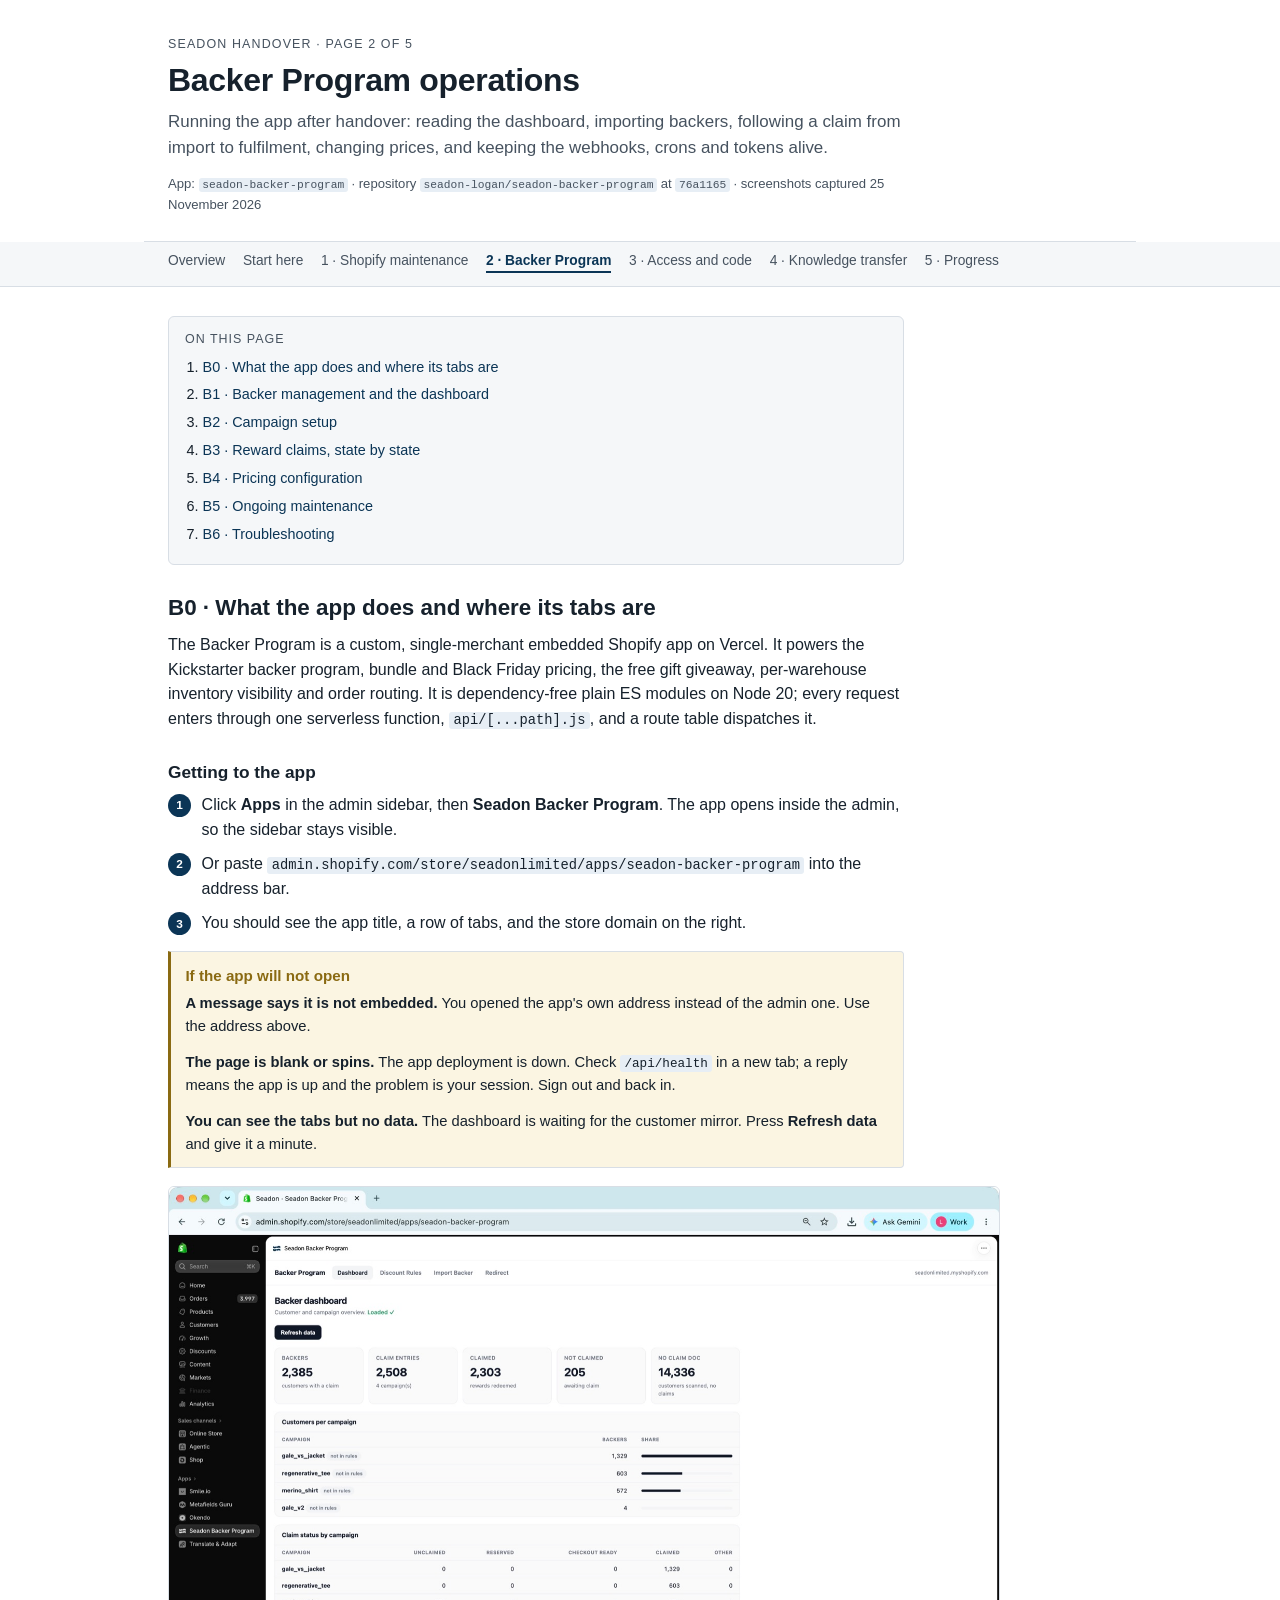
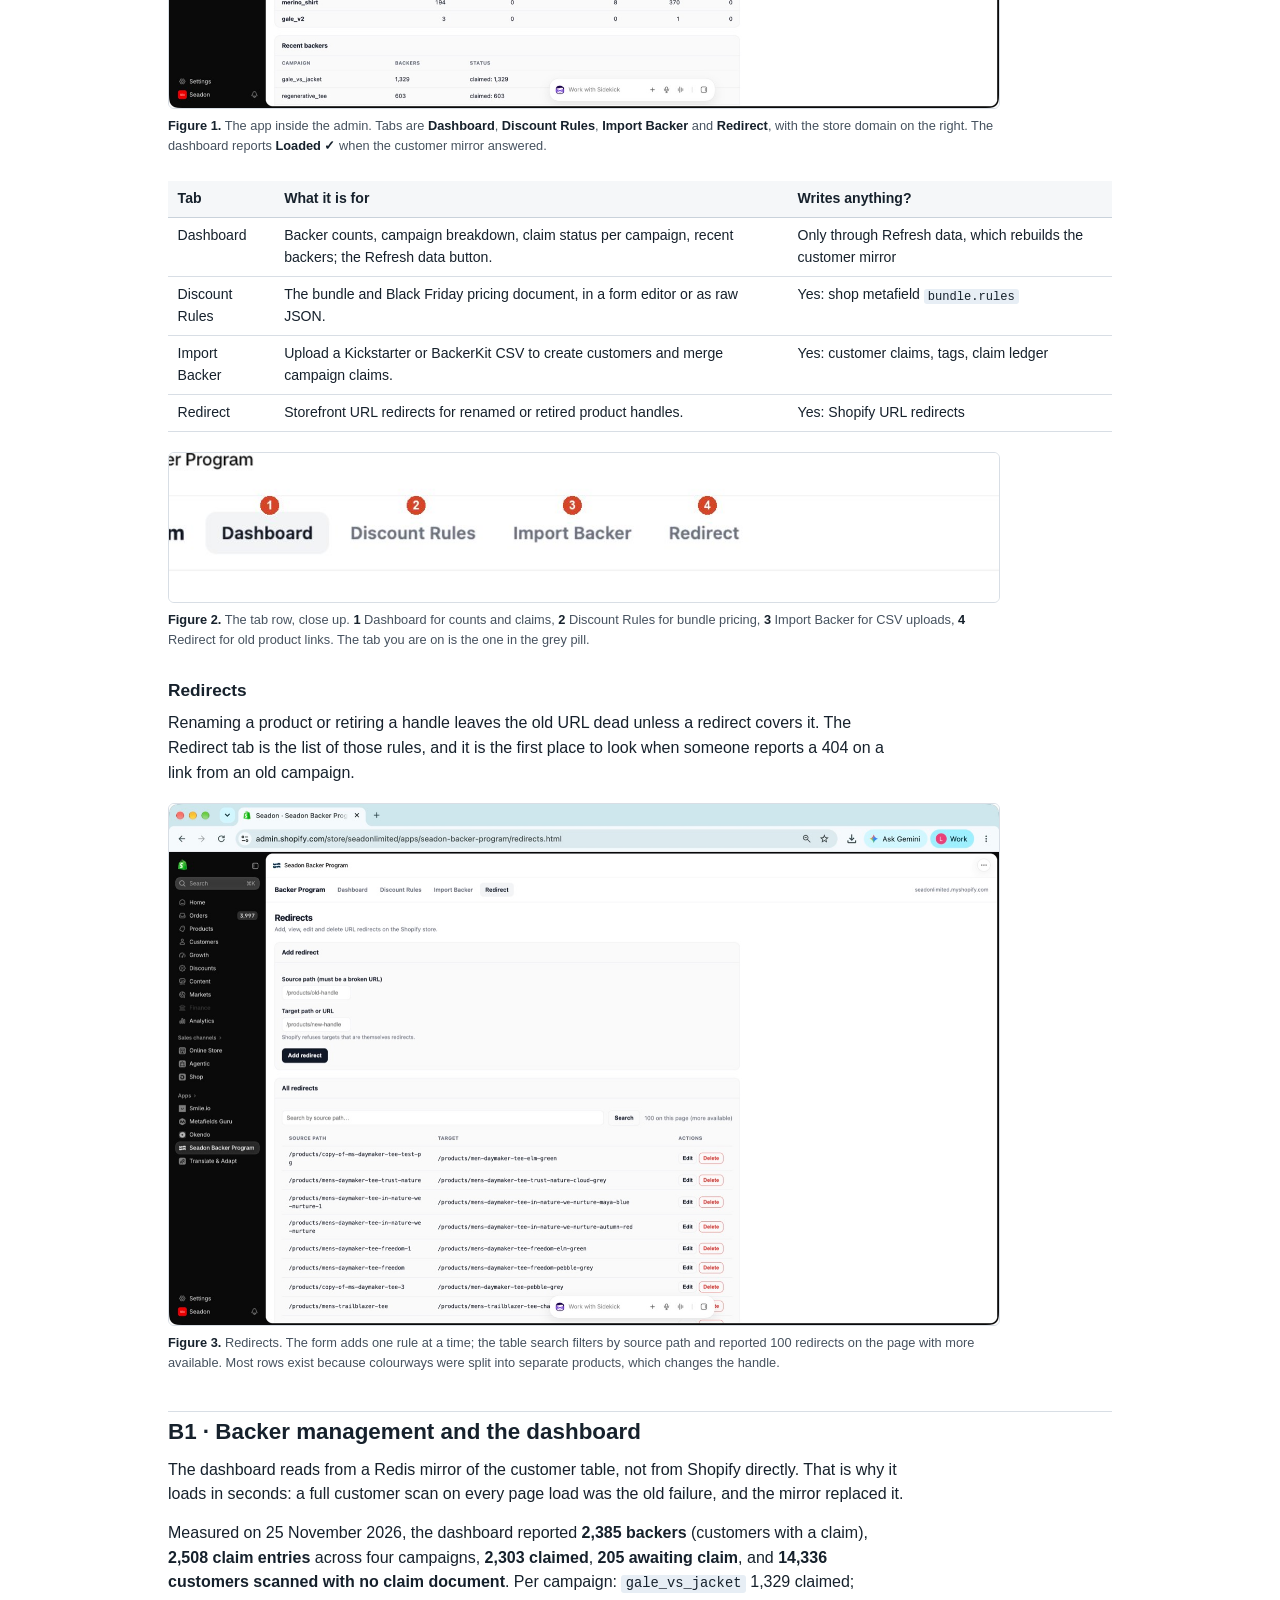
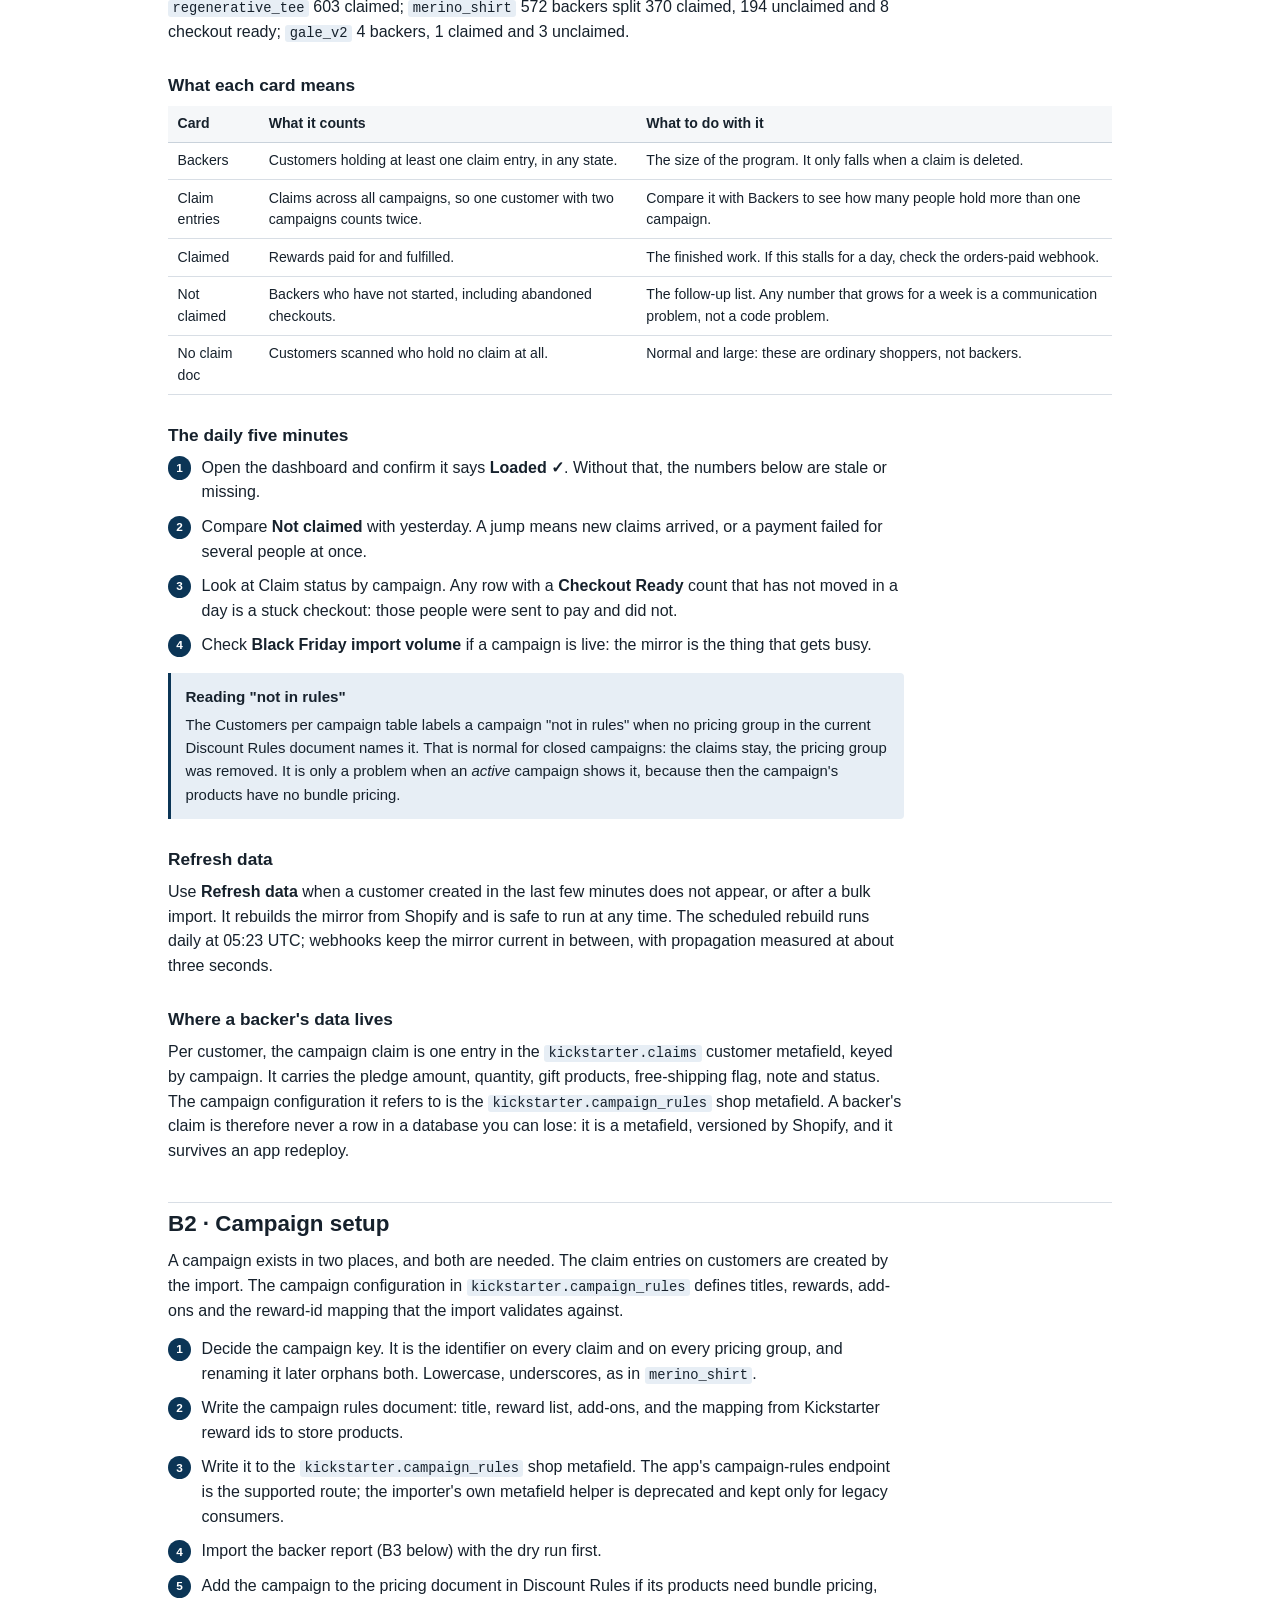
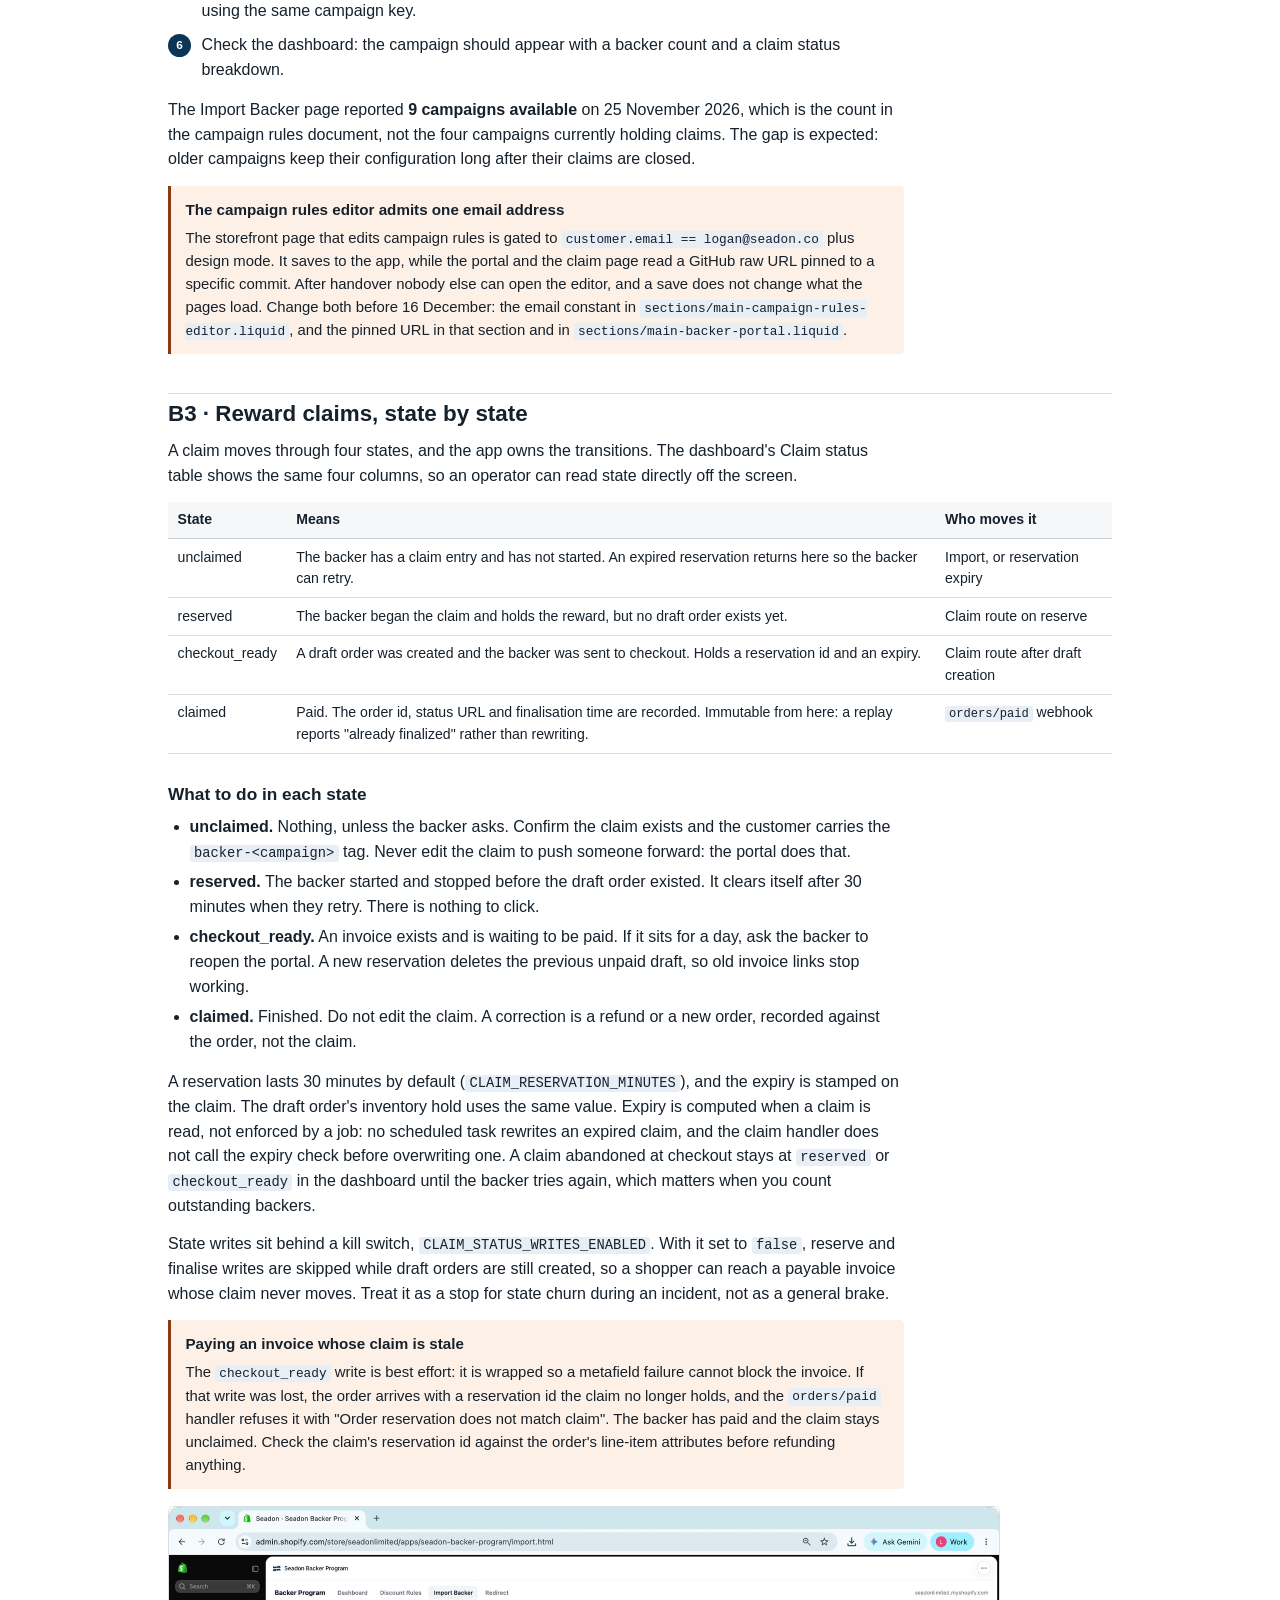
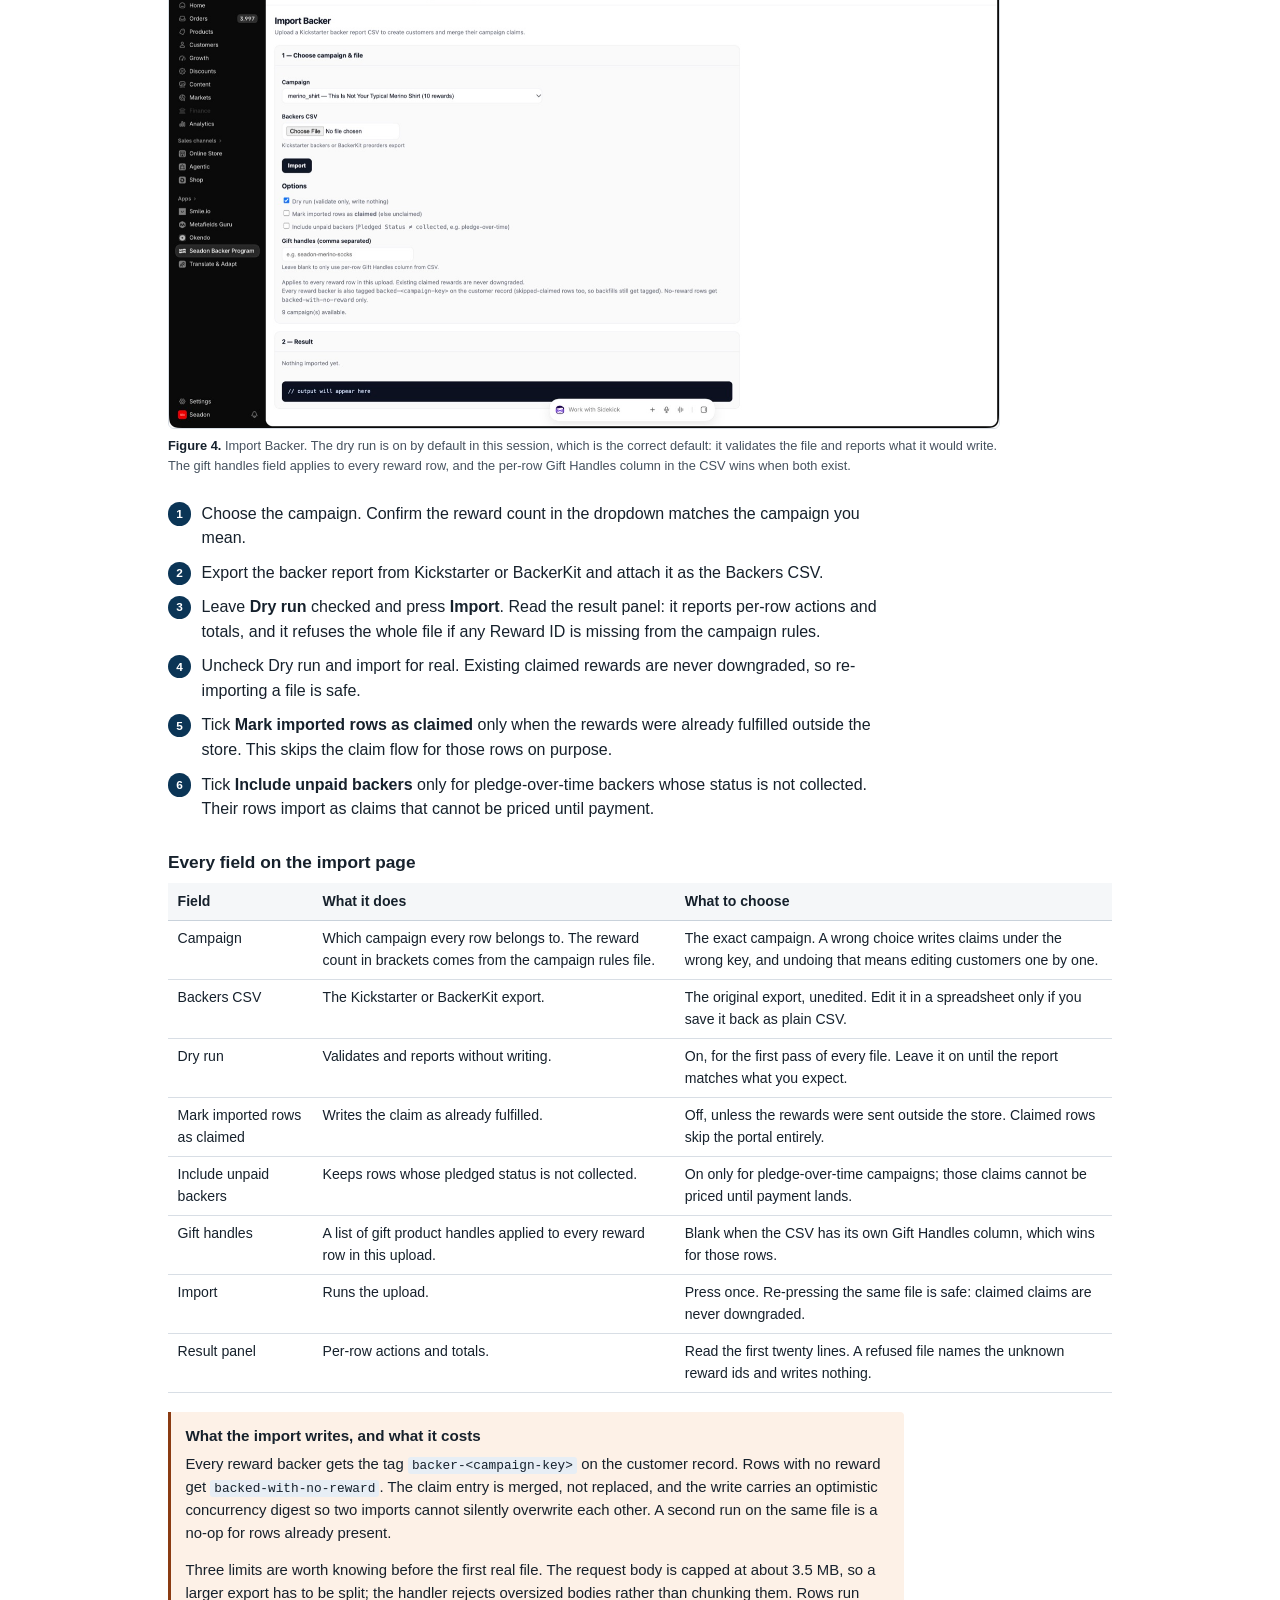
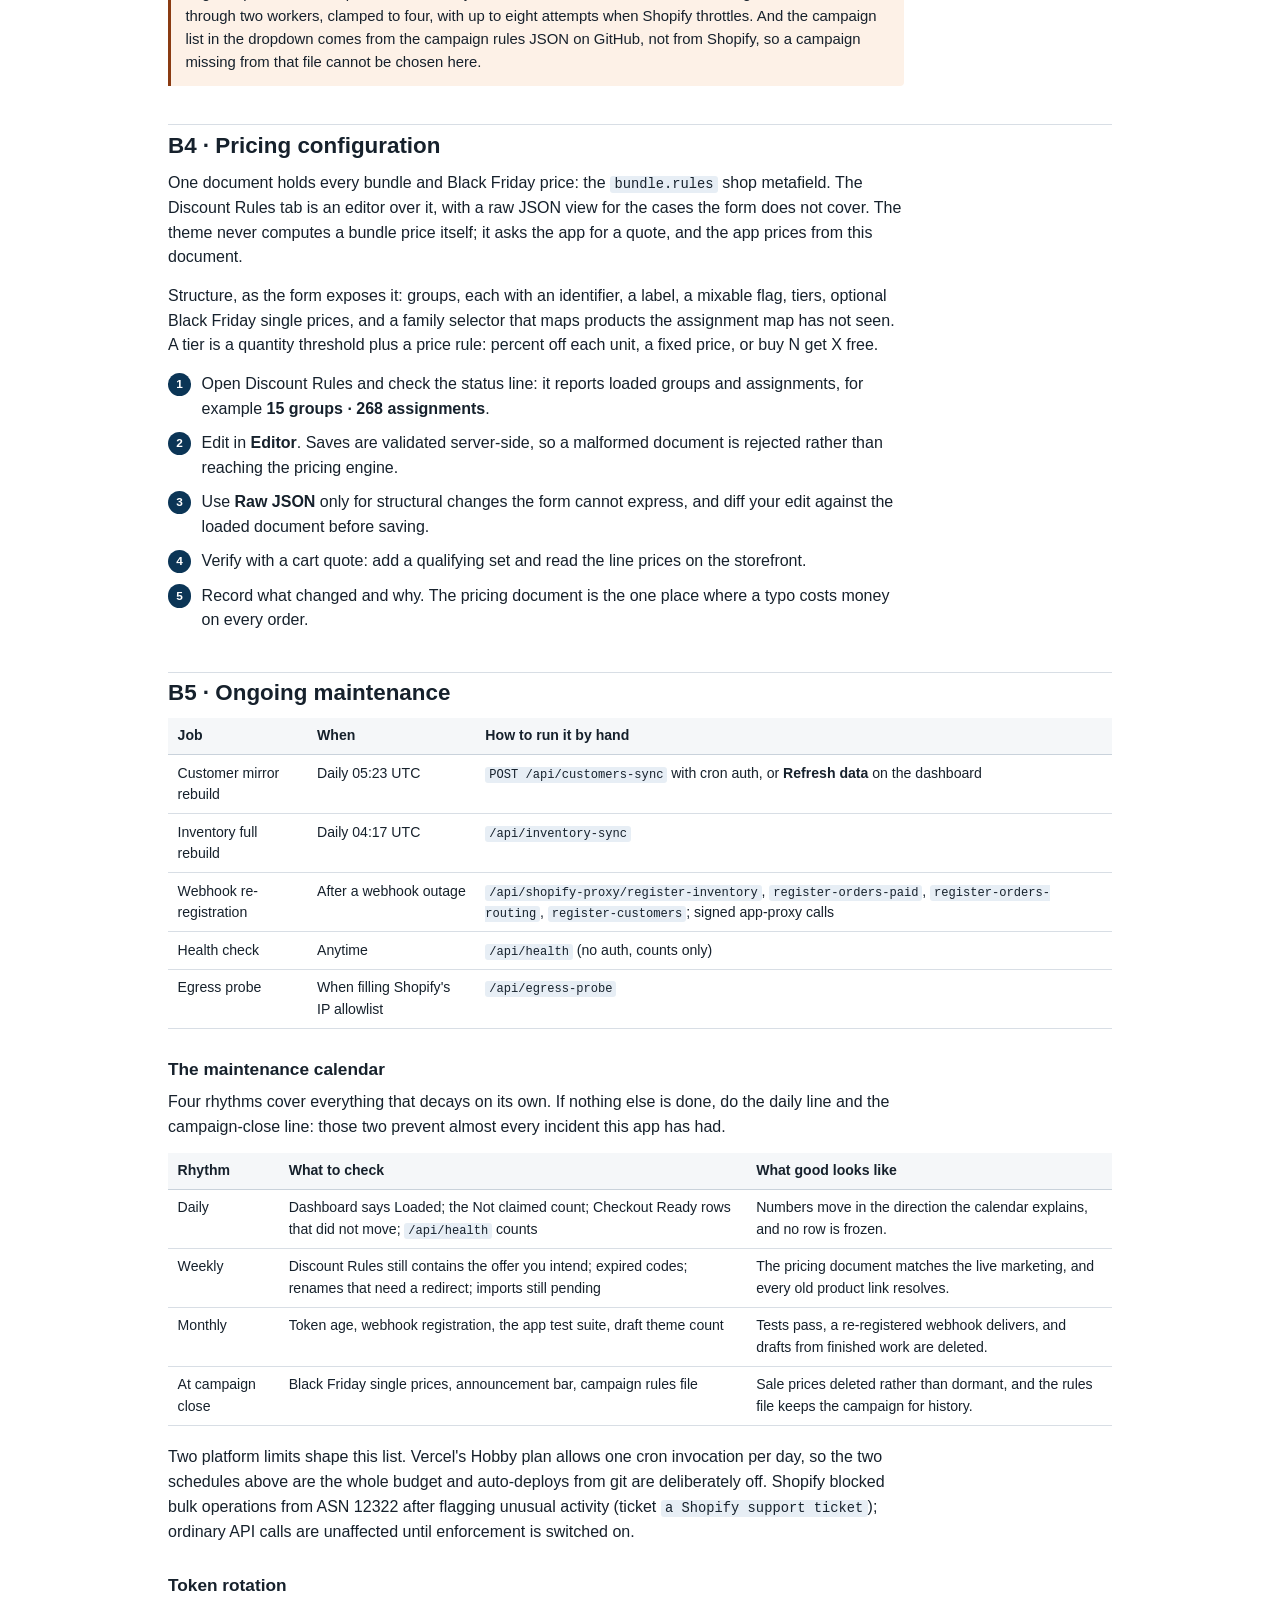
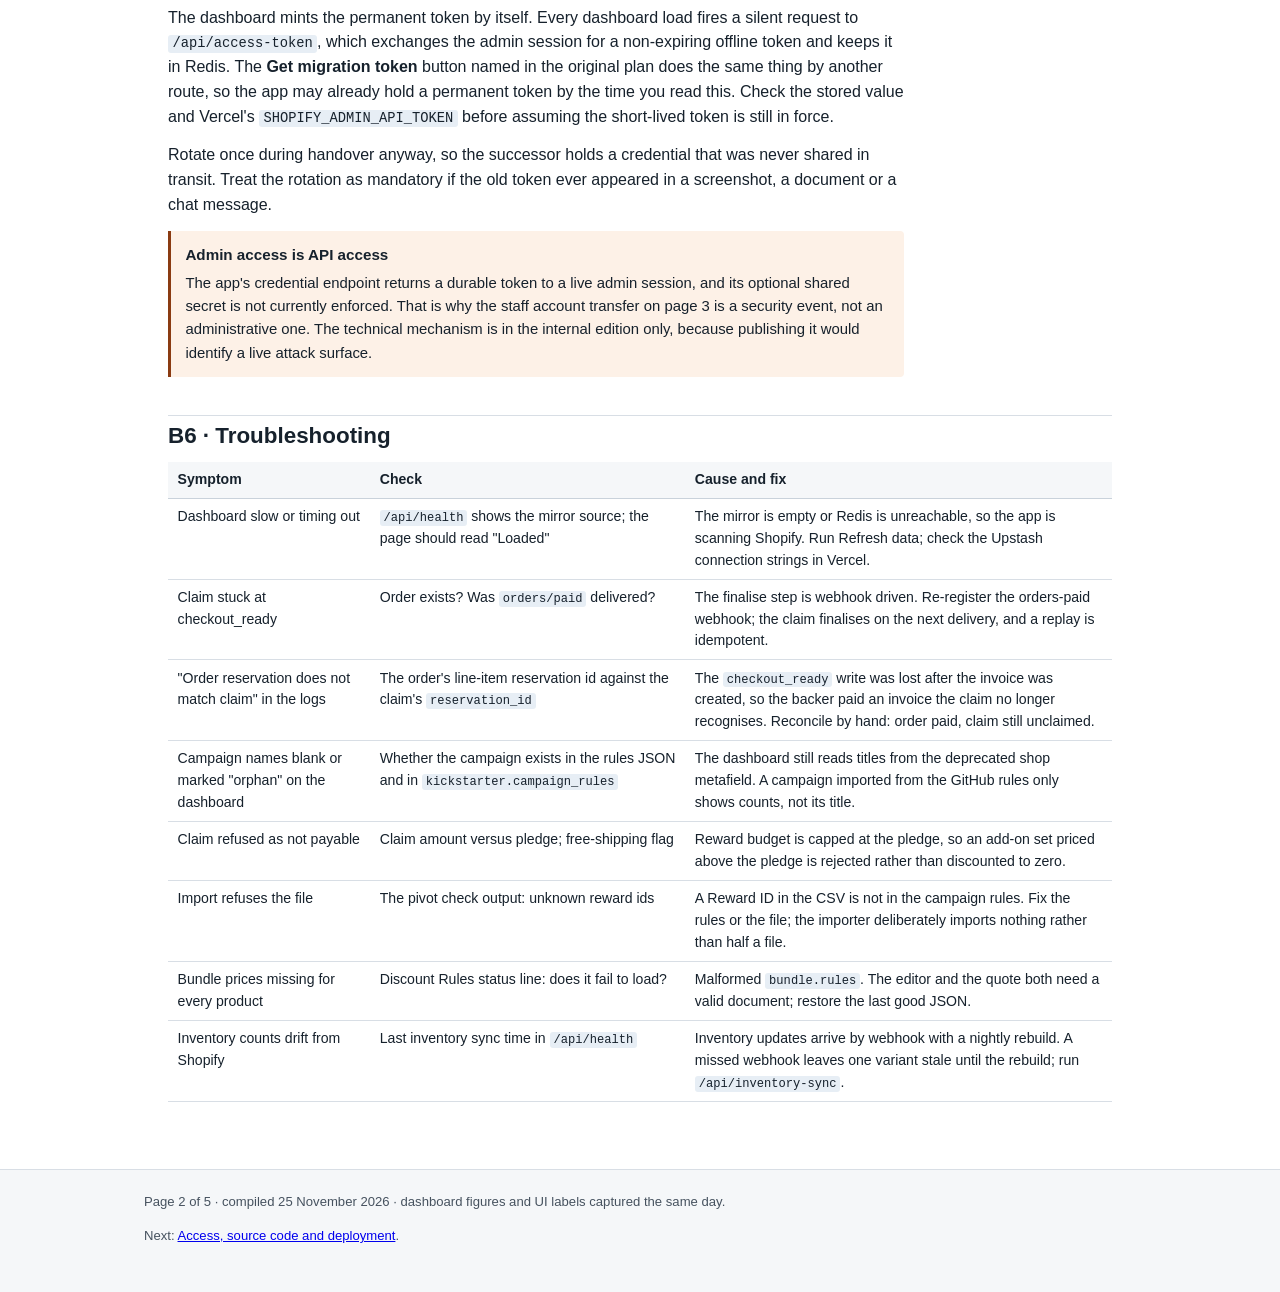
<file: 02-backer-program-operations.html>
<!DOCTYPE html>
<html lang="en">
<head>
<meta charset="utf-8">
<meta name="viewport" content="width=device-width, initial-scale=1">
<title>2 · Backer Program operations</title>
<link rel="stylesheet" href="assets/style.css">
</head>
<body>
<a class="skip" href="#main">Skip to content</a>

<header class="site">
  <p class="kicker">Seadon handover · page 2 of 5</p>
  <h1>Backer Program operations</h1>
  <p class="lede">Running the app after handover: reading the dashboard, importing backers, following a claim from import to fulfilment, changing prices, and keeping the webhooks, crons and tokens alive.</p>
  <p class="meta">App: <code>seadon-backer-program</code> · repository <code>seadon-logan/seadon-backer-program</code> at <code>76a1165</code> · screenshots captured 25 November 2026</p>
</header>

<nav class="pages" aria-label="Document set">
  <ul>
    <li><a href="index.html">Overview</a></li>
    <li><a href="00-start-here.html">Start here</a></li>
    <li><a href="01-shopify-maintenance.html">1 · Shopify maintenance</a></li>
    <li><a href="02-backer-program-operations.html" aria-current="page">2 · Backer Program</a></li>
    <li><a href="03-access-and-code.html">3 · Access and code</a></li>
    <li><a href="04-knowledge-transfer.html">4 · Knowledge transfer</a></li>
    <li><a href="05-progress.html">5 · Progress</a></li>
  </ul>
</nav>

<main id="main">

<div class="toc">
  <p>On this page</p>
  <ol>
    <li><a href="#b0">B0 · What the app does and where its tabs are</a></li>
    <li><a href="#b1">B1 · Backer management and the dashboard</a></li>
    <li><a href="#b2">B2 · Campaign setup</a></li>
    <li><a href="#b3">B3 · Reward claims, state by state</a></li>
    <li><a href="#b4">B4 · Pricing configuration</a></li>
    <li><a href="#b5">B5 · Ongoing maintenance</a></li>
    <li><a href="#b6">B6 · Troubleshooting</a></li>
  </ol>
</div>

<h2 id="b0">B0 · What the app does and where its tabs are</h2>

<p>The Backer Program is a custom, single-merchant embedded Shopify app on Vercel. It powers the Kickstarter backer program, bundle and Black Friday pricing, the free gift giveaway, per-warehouse inventory visibility and order routing. It is dependency-free plain ES modules on Node 20; every request enters through one serverless function, <code>api/[...path].js</code>, and a route table dispatches it.</p>

<h3>Getting to the app</h3>

<ol class="steps">
  <li>Click <b>Apps</b> in the admin sidebar, then <b>Seadon Backer Program</b>. The app opens inside the admin, so the sidebar stays visible.</li>
  <li>Or paste <code>admin.shopify.com/store/seadonlimited/apps/seadon-backer-program</code> into the address bar.</li>
  <li>You should see the app title, a row of tabs, and the store domain on the right.</li>
</ol>

<div class="fail">
  <h4>If the app will not open</h4>
  <p><strong>A message says it is not embedded.</strong> You opened the app's own address instead of the admin one. Use the address above.</p>
  <p><strong>The page is blank or spins.</strong> The app deployment is down. Check <code>/api/health</code> in a new tab; a reply means the app is up and the problem is your session. Sign out and back in.</p>
  <p><strong>You can see the tabs but no data.</strong> The dashboard is waiting for the customer mirror. Press <b>Refresh data</b> and give it a minute.</p>
</div>

<figure>
  <img src="images/sbp-dashboard.jpg" alt="Seadon Backer Program dashboard showing five KPI cards for backers, claim entries, claimed, not claimed and customers without a claim document, plus tables of customers per campaign and claim status by campaign.">
  <figcaption><b>Figure 1.</b> The app inside the admin. Tabs are <b>Dashboard</b>, <b>Discount Rules</b>, <b>Import Backer</b> and <b>Redirect</b>, with the store domain on the right. The dashboard reports <b>Loaded ✓</b> when the customer mirror answered.</figcaption>
</figure>

<table>
  <thead><tr><th>Tab</th><th>What it is for</th><th>Writes anything?</th></tr></thead>
  <tbody>
    <tr><td>Dashboard</td><td>Backer counts, campaign breakdown, claim status per campaign, recent backers; the Refresh data button.</td><td>Only through Refresh data, which rebuilds the customer mirror</td></tr>
    <tr><td>Discount Rules</td><td>The bundle and Black Friday pricing document, in a form editor or as raw JSON.</td><td>Yes: shop metafield <code>bundle.rules</code></td></tr>
    <tr><td>Import Backer</td><td>Upload a Kickstarter or BackerKit CSV to create customers and merge campaign claims.</td><td>Yes: customer claims, tags, claim ledger</td></tr>
    <tr><td>Redirect</td><td>Storefront URL redirects for renamed or retired product handles.</td><td>Yes: Shopify URL redirects</td></tr>
  </tbody>
</table>

<figure>
  <img src="images/a2-app-tabs.jpg" alt="Close-up of the Backer Program tab row with four numbered markers: 1 Dashboard, 2 Discount Rules, 3 Import Backer, 4 Redirect.">
  <figcaption><b>Figure 2.</b> The tab row, close up. <b>1</b> Dashboard for counts and claims, <b>2</b> Discount Rules for bundle pricing, <b>3</b> Import Backer for CSV uploads, <b>4</b> Redirect for old product links. The tab you are on is the one in the grey pill.</figcaption>
</figure>

<h3>Redirects</h3>

<p>Renaming a product or retiring a handle leaves the old URL dead unless a redirect covers it. The Redirect tab is the list of those rules, and it is the first place to look when someone reports a 404 on a link from an old campaign.</p>

<figure>
  <img src="images/sbp-redirects.jpg" alt="Redirects tab of the Backer Program app: an add-redirect form with source and target path fields, and a table of existing redirects mapping old product handles such as copy-of-ms-daymaker-tee-test-pg to current handles.">
  <figcaption><b>Figure 3.</b> Redirects. The form adds one rule at a time; the table search filters by source path and reported 100 redirects on the page with more available. Most rows exist because colourways were split into separate products, which changes the handle.</figcaption>
</figure>

<h2 id="b1">B1 · Backer management and the dashboard</h2>

<p>The dashboard reads from a Redis mirror of the customer table, not from Shopify directly. That is why it loads in seconds: a full customer scan on every page load was the old failure, and the mirror replaced it.</p>

<p>Measured on 25 November 2026, the dashboard reported <b>2,385 backers</b> (customers with a claim), <b>2,508 claim entries</b> across four campaigns, <b>2,303 claimed</b>, <b>205 awaiting claim</b>, and <b>14,336 customers scanned with no claim document</b>. Per campaign: <code>gale_vs_jacket</code> 1,329 claimed; <code>regenerative_tee</code> 603 claimed; <code>merino_shirt</code> 572 backers split 370 claimed, 194 unclaimed and 8 checkout ready; <code>gale_v2</code> 4 backers, 1 claimed and 3 unclaimed.</p>

<h3>What each card means</h3>

<table>
  <thead><tr><th>Card</th><th>What it counts</th><th>What to do with it</th></tr></thead>
  <tbody>
    <tr><td>Backers</td><td>Customers holding at least one claim entry, in any state.</td><td>The size of the program. It only falls when a claim is deleted.</td></tr>
    <tr><td>Claim entries</td><td>Claims across all campaigns, so one customer with two campaigns counts twice.</td><td>Compare it with Backers to see how many people hold more than one campaign.</td></tr>
    <tr><td>Claimed</td><td>Rewards paid for and fulfilled.</td><td>The finished work. If this stalls for a day, check the orders-paid webhook.</td></tr>
    <tr><td>Not claimed</td><td>Backers who have not started, including abandoned checkouts.</td><td>The follow-up list. Any number that grows for a week is a communication problem, not a code problem.</td></tr>
    <tr><td>No claim doc</td><td>Customers scanned who hold no claim at all.</td><td>Normal and large: these are ordinary shoppers, not backers.</td></tr>
  </tbody>
</table>

<h3>The daily five minutes</h3>

<ol class="steps">
  <li>Open the dashboard and confirm it says <b>Loaded ✓</b>. Without that, the numbers below are stale or missing.</li>
  <li>Compare <b>Not claimed</b> with yesterday. A jump means new claims arrived, or a payment failed for several people at once.</li>
  <li>Look at Claim status by campaign. Any row with a <b>Checkout Ready</b> count that has not moved in a day is a stuck checkout: those people were sent to pay and did not.</li>
  <li>Check <b>Black Friday import volume</b> if a campaign is live: the mirror is the thing that gets busy.</li>
</ol>

<div class="callout">
  <h4>Reading "not in rules"</h4>
  <p>The Customers per campaign table labels a campaign "not in rules" when no pricing group in the current Discount Rules document names it. That is normal for closed campaigns: the claims stay, the pricing group was removed. It is only a problem when an <em>active</em> campaign shows it, because then the campaign's products have no bundle pricing.</p>
</div>

<h3>Refresh data</h3>
<p>Use <b>Refresh data</b> when a customer created in the last few minutes does not appear, or after a bulk import. It rebuilds the mirror from Shopify and is safe to run at any time. The scheduled rebuild runs daily at 05:23 UTC; webhooks keep the mirror current in between, with propagation measured at about three seconds.</p>

<h3>Where a backer's data lives</h3>
<p>Per customer, the campaign claim is one entry in the <code>kickstarter.claims</code> customer metafield, keyed by campaign. It carries the pledge amount, quantity, gift products, free-shipping flag, note and status. The campaign configuration it refers to is the <code>kickstarter.campaign_rules</code> shop metafield. A backer's claim is therefore never a row in a database you can lose: it is a metafield, versioned by Shopify, and it survives an app redeploy.</p>

<h2 id="b2">B2 · Campaign setup</h2>

<p>A campaign exists in two places, and both are needed. The claim entries on customers are created by the import. The campaign configuration in <code>kickstarter.campaign_rules</code> defines titles, rewards, add-ons and the reward-id mapping that the import validates against.</p>

<ol class="steps">
  <li>Decide the campaign key. It is the identifier on every claim and on every pricing group, and renaming it later orphans both. Lowercase, underscores, as in <code>merino_shirt</code>.</li>
  <li>Write the campaign rules document: title, reward list, add-ons, and the mapping from Kickstarter reward ids to store products.</li>
  <li>Write it to the <code>kickstarter.campaign_rules</code> shop metafield. The app's campaign-rules endpoint is the supported route; the importer's own metafield helper is deprecated and kept only for legacy consumers.</li>
  <li>Import the backer report (B3 below) with the dry run first.</li>
  <li>Add the campaign to the pricing document in Discount Rules if its products need bundle pricing, using the same campaign key.</li>
  <li>Check the dashboard: the campaign should appear with a backer count and a claim status breakdown.</li>
</ol>

<p>The Import Backer page reported <b>9 campaigns available</b> on 25 November 2026, which is the count in the campaign rules document, not the four campaigns currently holding claims. The gap is expected: older campaigns keep their configuration long after their claims are closed.</p>

<div class="callout warn">
  <h4>The campaign rules editor admits one email address</h4>
  <p>The storefront page that edits campaign rules is gated to <code>customer.email == logan@seadon.co</code> plus design mode. It saves to the app, while the portal and the claim page read a GitHub raw URL pinned to a specific commit. After handover nobody else can open the editor, and a save does not change what the pages load. Change both before 16 December: the email constant in <code>sections/main-campaign-rules-editor.liquid</code>, and the pinned URL in that section and in <code>sections/main-backer-portal.liquid</code>.</p>
</div>

<h2 id="b3">B3 · Reward claims, state by state</h2>

<p>A claim moves through four states, and the app owns the transitions. The dashboard's Claim status table shows the same four columns, so an operator can read state directly off the screen.</p>

<table>
  <thead><tr><th>State</th><th>Means</th><th>Who moves it</th></tr></thead>
  <tbody>
    <tr><td>unclaimed</td><td>The backer has a claim entry and has not started. An expired reservation returns here so the backer can retry.</td><td>Import, or reservation expiry</td></tr>
    <tr><td>reserved</td><td>The backer began the claim and holds the reward, but no draft order exists yet.</td><td>Claim route on reserve</td></tr>
    <tr><td>checkout_ready</td><td>A draft order was created and the backer was sent to checkout. Holds a reservation id and an expiry.</td><td>Claim route after draft creation</td></tr>
    <tr><td>claimed</td><td>Paid. The order id, status URL and finalisation time are recorded. Immutable from here: a replay reports "already finalized" rather than rewriting.</td><td><code>orders/paid</code> webhook</td></tr>
  </tbody>
</table>

<h3>What to do in each state</h3>

<ul>
  <li><strong>unclaimed.</strong> Nothing, unless the backer asks. Confirm the claim exists and the customer carries the <code>backer-&lt;campaign&gt;</code> tag. Never edit the claim to push someone forward: the portal does that.</li>
  <li><strong>reserved.</strong> The backer started and stopped before the draft order existed. It clears itself after 30 minutes when they retry. There is nothing to click.</li>
  <li><strong>checkout_ready.</strong> An invoice exists and is waiting to be paid. If it sits for a day, ask the backer to reopen the portal. A new reservation deletes the previous unpaid draft, so old invoice links stop working.</li>
  <li><strong>claimed.</strong> Finished. Do not edit the claim. A correction is a refund or a new order, recorded against the order, not the claim.</li>
</ul>

<p>A reservation lasts 30 minutes by default (<code>CLAIM_RESERVATION_MINUTES</code>), and the expiry is stamped on the claim. The draft order's inventory hold uses the same value. Expiry is computed when a claim is read, not enforced by a job: no scheduled task rewrites an expired claim, and the claim handler does not call the expiry check before overwriting one. A claim abandoned at checkout stays at <code>reserved</code> or <code>checkout_ready</code> in the dashboard until the backer tries again, which matters when you count outstanding backers.</p>

<p>State writes sit behind a kill switch, <code>CLAIM_STATUS_WRITES_ENABLED</code>. With it set to <code>false</code>, reserve and finalise writes are skipped while draft orders are still created, so a shopper can reach a payable invoice whose claim never moves. Treat it as a stop for state churn during an incident, not as a general brake.</p>

<div class="callout warn">
  <h4>Paying an invoice whose claim is stale</h4>
  <p>The <code>checkout_ready</code> write is best effort: it is wrapped so a metafield failure cannot block the invoice. If that write was lost, the order arrives with a reservation id the claim no longer holds, and the <code>orders/paid</code> handler refuses it with "Order reservation does not match claim". The backer has paid and the claim stays unclaimed. Check the claim's reservation id against the order's line-item attributes before refunding anything.</p>
</div>

<figure>
  <img src="images/sbp-import.jpg" alt="Import Backer page with a campaign dropdown showing merino_shirt and 10 rewards, a Backers CSV file input, an Import button, three option checkboxes with dry run ticked, and a gift handles field.">
  <figcaption><b>Figure 4.</b> Import Backer. The dry run is on by default in this session, which is the correct default: it validates the file and reports what it would write. The gift handles field applies to every reward row, and the per-row Gift Handles column in the CSV wins when both exist.</figcaption>
</figure>

<ol class="steps">
  <li>Choose the campaign. Confirm the reward count in the dropdown matches the campaign you mean.</li>
  <li>Export the backer report from Kickstarter or BackerKit and attach it as the Backers CSV.</li>
  <li>Leave <b>Dry run</b> checked and press <b>Import</b>. Read the result panel: it reports per-row actions and totals, and it refuses the whole file if any Reward ID is missing from the campaign rules.</li>
  <li>Uncheck Dry run and import for real. Existing claimed rewards are never downgraded, so re-importing a file is safe.</li>
  <li>Tick <b>Mark imported rows as claimed</b> only when the rewards were already fulfilled outside the store. This skips the claim flow for those rows on purpose.</li>
  <li>Tick <b>Include unpaid backers</b> only for pledge-over-time backers whose status is not collected. Their rows import as claims that cannot be priced until payment.</li>
</ol>

<h3>Every field on the import page</h3>

<table>
  <thead><tr><th>Field</th><th>What it does</th><th>What to choose</th></tr></thead>
  <tbody>
    <tr><td>Campaign</td><td>Which campaign every row belongs to. The reward count in brackets comes from the campaign rules file.</td><td>The exact campaign. A wrong choice writes claims under the wrong key, and undoing that means editing customers one by one.</td></tr>
    <tr><td>Backers CSV</td><td>The Kickstarter or BackerKit export.</td><td>The original export, unedited. Edit it in a spreadsheet only if you save it back as plain CSV.</td></tr>
    <tr><td>Dry run</td><td>Validates and reports without writing.</td><td>On, for the first pass of every file. Leave it on until the report matches what you expect.</td></tr>
    <tr><td>Mark imported rows as claimed</td><td>Writes the claim as already fulfilled.</td><td>Off, unless the rewards were sent outside the store. Claimed rows skip the portal entirely.</td></tr>
    <tr><td>Include unpaid backers</td><td>Keeps rows whose pledged status is not collected.</td><td>On only for pledge-over-time campaigns; those claims cannot be priced until payment lands.</td></tr>
    <tr><td>Gift handles</td><td>A list of gift product handles applied to every reward row in this upload.</td><td>Blank when the CSV has its own Gift Handles column, which wins for those rows.</td></tr>
    <tr><td>Import</td><td>Runs the upload.</td><td>Press once. Re-pressing the same file is safe: claimed claims are never downgraded.</td></tr>
    <tr><td>Result panel</td><td>Per-row actions and totals.</td><td>Read the first twenty lines. A refused file names the unknown reward ids and writes nothing.</td></tr>
  </tbody>
</table>

<div class="callout warn">
  <h4>What the import writes, and what it costs</h4>
  <p>Every reward backer gets the tag <code>backer-&lt;campaign-key&gt;</code> on the customer record. Rows with no reward get <code>backed-with-no-reward</code>. The claim entry is merged, not replaced, and the write carries an optimistic concurrency digest so two imports cannot silently overwrite each other. A second run on the same file is a no-op for rows already present.</p>
  <p>Three limits are worth knowing before the first real file. The request body is capped at about 3.5 MB, so a larger export has to be split; the handler rejects oversized bodies rather than chunking them. Rows run through two workers, clamped to four, with up to eight attempts when Shopify throttles. And the campaign list in the dropdown comes from the campaign rules JSON on GitHub, not from Shopify, so a campaign missing from that file cannot be chosen here.</p>
</div>

<h2 id="b4">B4 · Pricing configuration</h2>

<p>One document holds every bundle and Black Friday price: the <code>bundle.rules</code> shop metafield. The Discount Rules tab is an editor over it, with a raw JSON view for the cases the form does not cover. The theme never computes a bundle price itself; it asks the app for a quote, and the app prices from this document.</p>

<p>Structure, as the form exposes it: groups, each with an identifier, a label, a mixable flag, tiers, optional Black Friday single prices, and a family selector that maps products the assignment map has not seen. A tier is a quantity threshold plus a price rule: percent off each unit, a fixed price, or buy N get X free.</p>

<ol class="steps">
  <li>Open Discount Rules and check the status line: it reports loaded groups and assignments, for example <b>15 groups · 268 assignments</b>.</li>
  <li>Edit in <b>Editor</b>. Saves are validated server-side, so a malformed document is rejected rather than reaching the pricing engine.</li>
  <li>Use <b>Raw JSON</b> only for structural changes the form cannot express, and diff your edit against the loaded document before saving.</li>
  <li>Verify with a cart quote: add a qualifying set and read the line prices on the storefront.</li>
  <li>Record what changed and why. The pricing document is the one place where a typo costs money on every order.</li>
</ol>

<h2 id="b5">B5 · Ongoing maintenance</h2>

<table>
  <thead><tr><th>Job</th><th>When</th><th>How to run it by hand</th></tr></thead>
  <tbody>
    <tr><td>Customer mirror rebuild</td><td>Daily 05:23 UTC</td><td><code>POST /api/customers-sync</code> with cron auth, or <b>Refresh data</b> on the dashboard</td></tr>
    <tr><td>Inventory full rebuild</td><td>Daily 04:17 UTC</td><td><code>/api/inventory-sync</code></td></tr>
    <tr><td>Webhook re-registration</td><td>After a webhook outage</td><td><code>/api/shopify-proxy/register-inventory</code>, <code>register-orders-paid</code>, <code>register-orders-routing</code>, <code>register-customers</code>; signed app-proxy calls</td></tr>
    <tr><td>Health check</td><td>Anytime</td><td><code>/api/health</code> (no auth, counts only)</td></tr>
    <tr><td>Egress probe</td><td>When filling Shopify's IP allowlist</td><td><code>/api/egress-probe</code></td></tr>
  </tbody>
</table>

<h3>The maintenance calendar</h3>

<p>Four rhythms cover everything that decays on its own. If nothing else is done, do the daily line and the campaign-close line: those two prevent almost every incident this app has had.</p>

<table>
  <thead><tr><th>Rhythm</th><th>What to check</th><th>What good looks like</th></tr></thead>
  <tbody>
    <tr>
      <td>Daily</td>
      <td>Dashboard says Loaded; the Not claimed count; Checkout Ready rows that did not move; <code>/api/health</code> counts</td>
      <td>Numbers move in the direction the calendar explains, and no row is frozen.</td>
    </tr>
    <tr>
      <td>Weekly</td>
      <td>Discount Rules still contains the offer you intend; expired codes; renames that need a redirect; imports still pending</td>
      <td>The pricing document matches the live marketing, and every old product link resolves.</td>
    </tr>
    <tr>
      <td>Monthly</td>
      <td>Token age, webhook registration, the app test suite, draft theme count</td>
      <td>Tests pass, a re-registered webhook delivers, and drafts from finished work are deleted.</td>
    </tr>
    <tr>
      <td>At campaign close</td>
      <td>Black Friday single prices, announcement bar, campaign rules file</td>
      <td>Sale prices deleted rather than dormant, and the rules file keeps the campaign for history.</td>
    </tr>
  </tbody>
</table>

<p>Two platform limits shape this list. Vercel's Hobby plan allows one cron invocation per day, so the two schedules above are the whole budget and auto-deploys from git are deliberately off. Shopify blocked bulk operations from ASN 12322 after flagging unusual activity (ticket <code>a Shopify support ticket</code>); ordinary API calls are unaffected until enforcement is switched on.</p>

<h3>Token rotation</h3>
<p>The dashboard mints the permanent token by itself. Every dashboard load fires a silent request to <code>/api/access-token</code>, which exchanges the admin session for a non-expiring offline token and keeps it in Redis. The <b>Get migration token</b> button named in the original plan does the same thing by another route, so the app may already hold a permanent token by the time you read this. Check the stored value and Vercel's <code>SHOPIFY_ADMIN_API_TOKEN</code> before assuming the short-lived token is still in force.</p>

<p>Rotate once during handover anyway, so the successor holds a credential that was never shared in transit. Treat the rotation as mandatory if the old token ever appeared in a screenshot, a document or a chat message.</p>

<div class="callout warn">
  <h4>Admin access is API access</h4>
  <p>The app's credential endpoint returns a durable token to a live admin session, and its optional shared secret is not currently enforced. That is why the staff account transfer on page 3 is a security event, not an administrative one. The technical mechanism is in the internal edition only, because publishing it would identify a live attack surface.</p>
</div>

<h2 id="b6">B6 · Troubleshooting</h2>

<table>
  <thead><tr><th>Symptom</th><th>Check</th><th>Cause and fix</th></tr></thead>
  <tbody>
    <tr>
      <td>Dashboard slow or timing out</td>
      <td><code>/api/health</code> shows the mirror source; the page should read "Loaded"</td>
      <td>The mirror is empty or Redis is unreachable, so the app is scanning Shopify. Run Refresh data; check the Upstash connection strings in Vercel.</td>
    </tr>
    <tr>
      <td>Claim stuck at checkout_ready</td>
      <td>Order exists? Was <code>orders/paid</code> delivered?</td>
      <td>The finalise step is webhook driven. Re-register the orders-paid webhook; the claim finalises on the next delivery, and a replay is idempotent.</td>
    </tr>
    <tr>
      <td>"Order reservation does not match claim" in the logs</td>
      <td>The order's line-item reservation id against the claim's <code>reservation_id</code></td>
      <td>The <code>checkout_ready</code> write was lost after the invoice was created, so the backer paid an invoice the claim no longer recognises. Reconcile by hand: order paid, claim still unclaimed.</td>
    </tr>
    <tr>
      <td>Campaign names blank or marked "orphan" on the dashboard</td>
      <td>Whether the campaign exists in the rules JSON and in <code>kickstarter.campaign_rules</code></td>
      <td>The dashboard still reads titles from the deprecated shop metafield. A campaign imported from the GitHub rules only shows counts, not its title.</td>
    </tr>
    <tr>
      <td>Claim refused as not payable</td>
      <td>Claim amount versus pledge; free-shipping flag</td>
      <td>Reward budget is capped at the pledge, so an add-on set priced above the pledge is rejected rather than discounted to zero.</td>
    </tr>
    <tr>
      <td>Import refuses the file</td>
      <td>The pivot check output: unknown reward ids</td>
      <td>A Reward ID in the CSV is not in the campaign rules. Fix the rules or the file; the importer deliberately imports nothing rather than half a file.</td>
    </tr>
    <tr>
      <td>Bundle prices missing for every product</td>
      <td>Discount Rules status line: does it fail to load?</td>
      <td>Malformed <code>bundle.rules</code>. The editor and the quote both need a valid document; restore the last good JSON.</td>
    </tr>
    <tr>
      <td>Inventory counts drift from Shopify</td>
      <td>Last inventory sync time in <code>/api/health</code></td>
      <td>Inventory updates arrive by webhook with a nightly rebuild. A missed webhook leaves one variant stale until the rebuild; run <code>/api/inventory-sync</code>.</td>
    </tr>
  </tbody>
</table>

</main>

<footer>
  <div>
    <p>Page 2 of 5 · compiled 25 November 2026 · dashboard figures and UI labels captured the same day.</p>
    <p>Next: <a href="03-access-and-code.html">Access, source code and deployment</a>.</p>
  </div>
</footer>
</body>
</html>
</file>
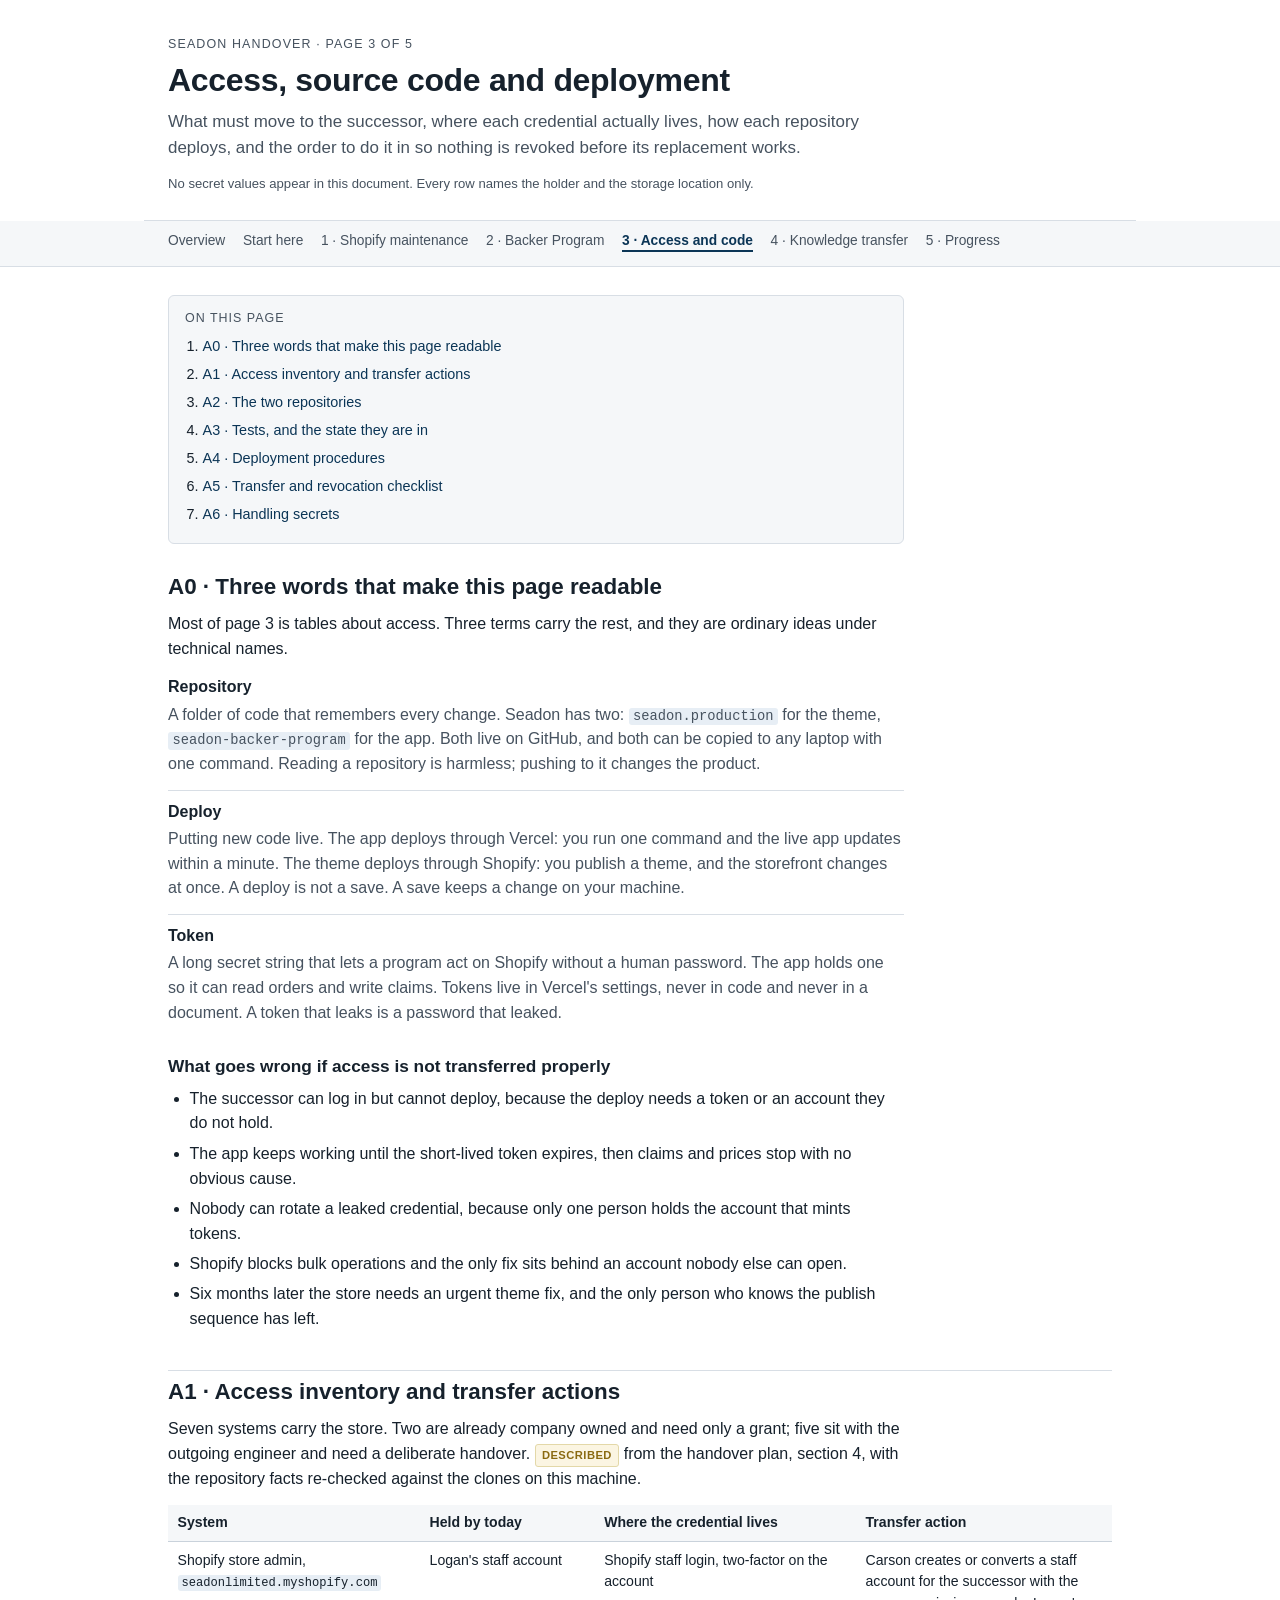
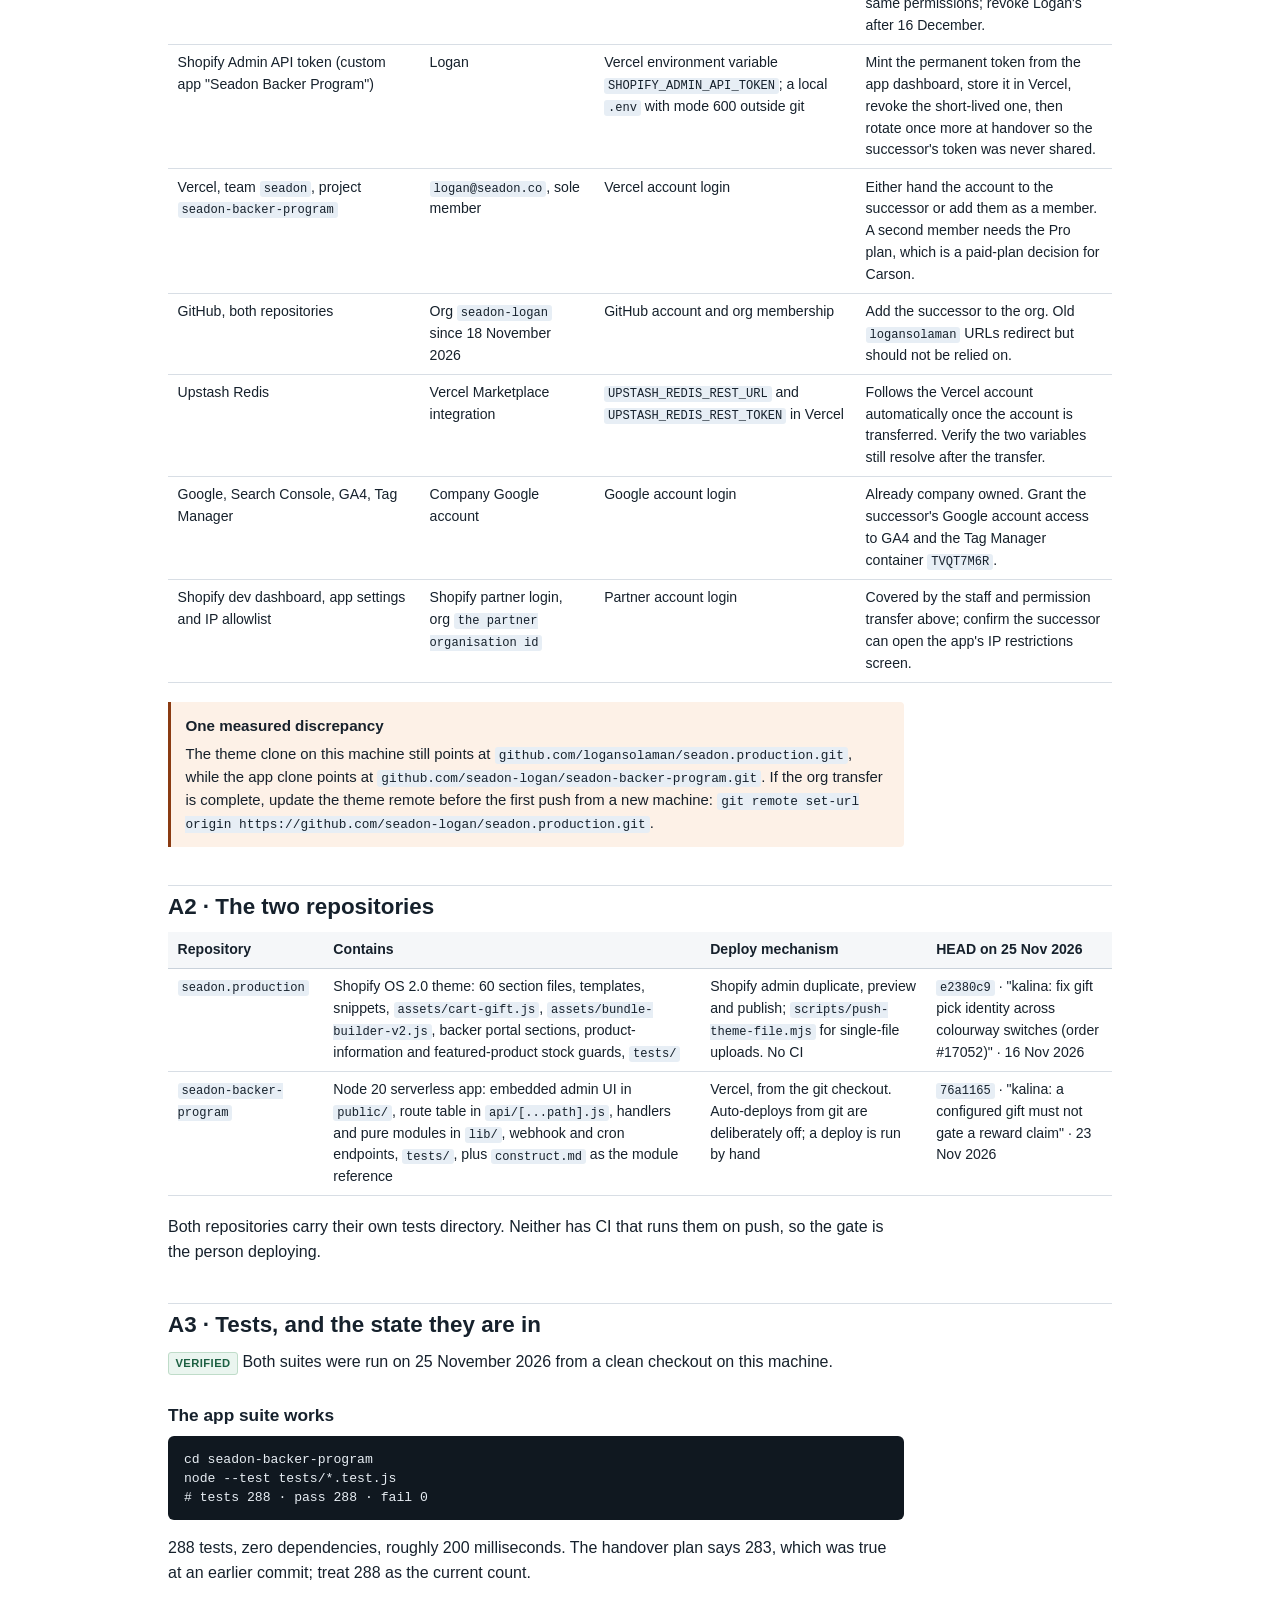
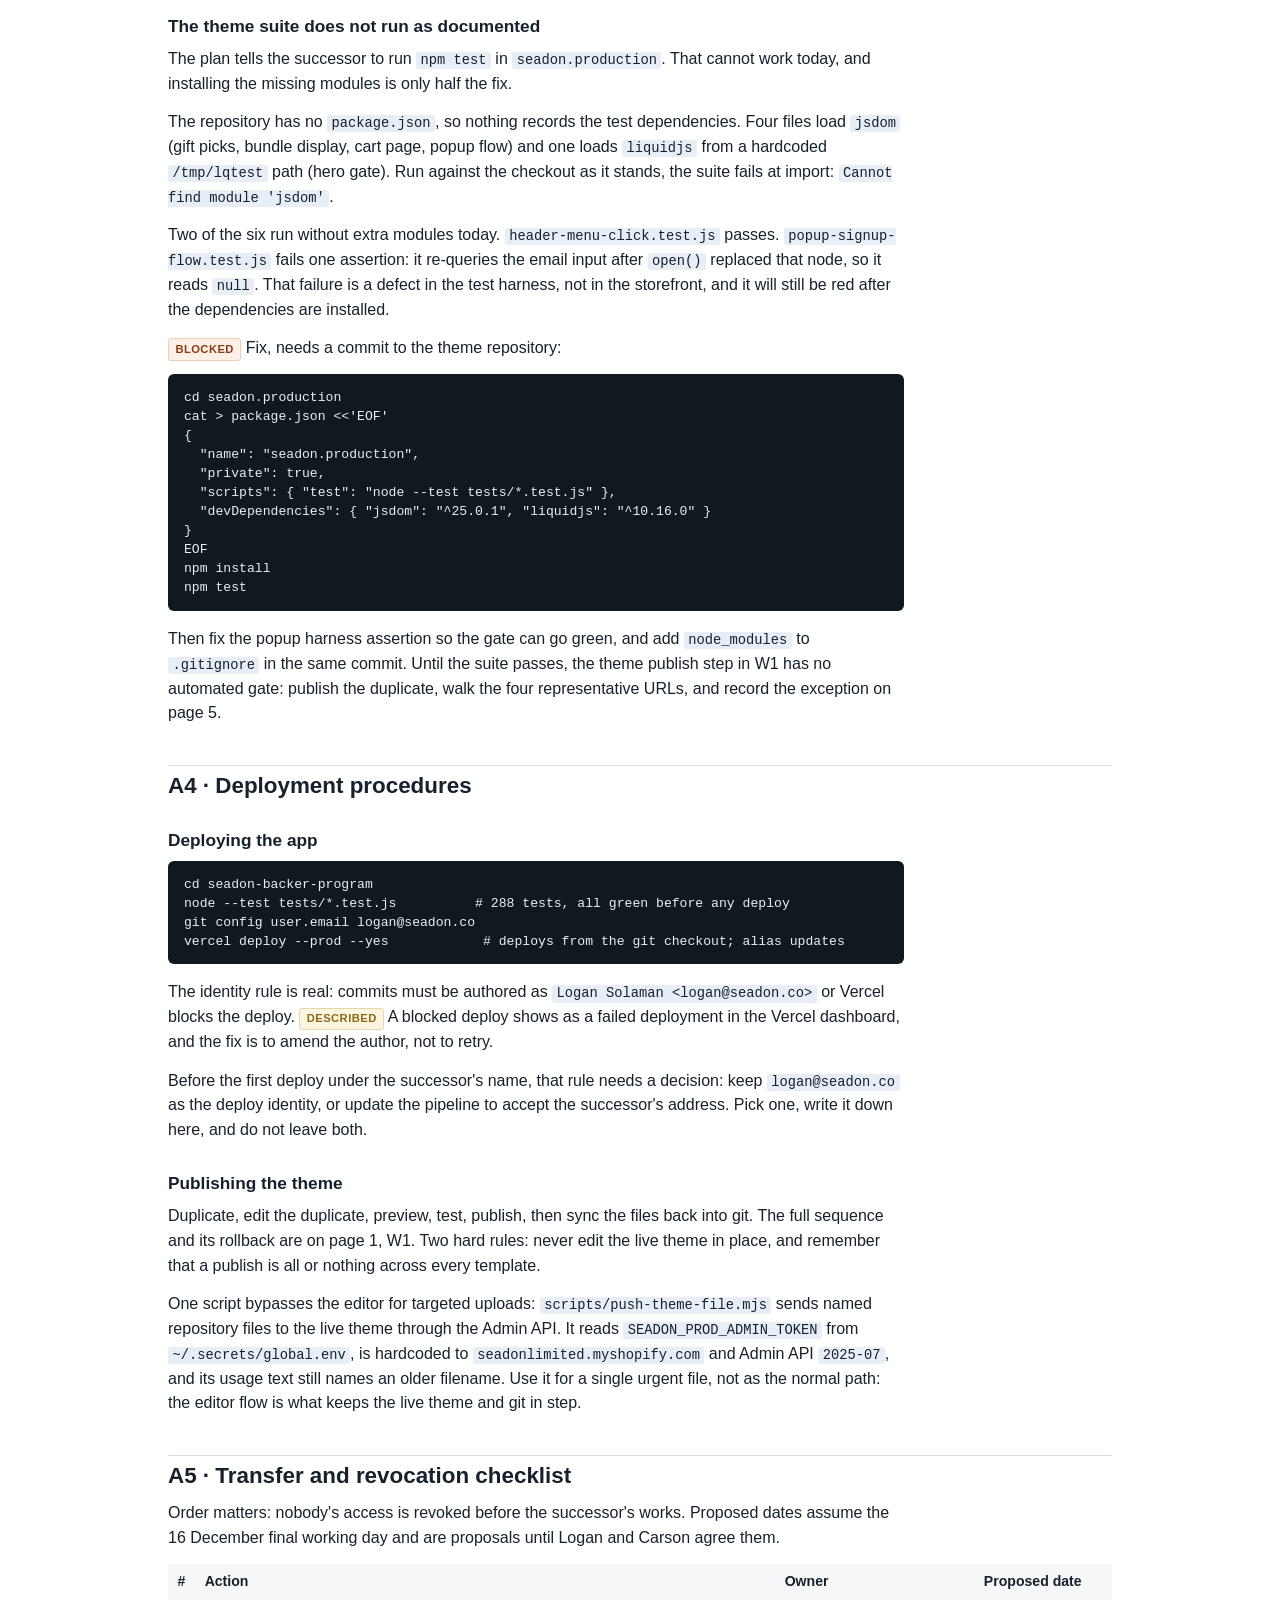
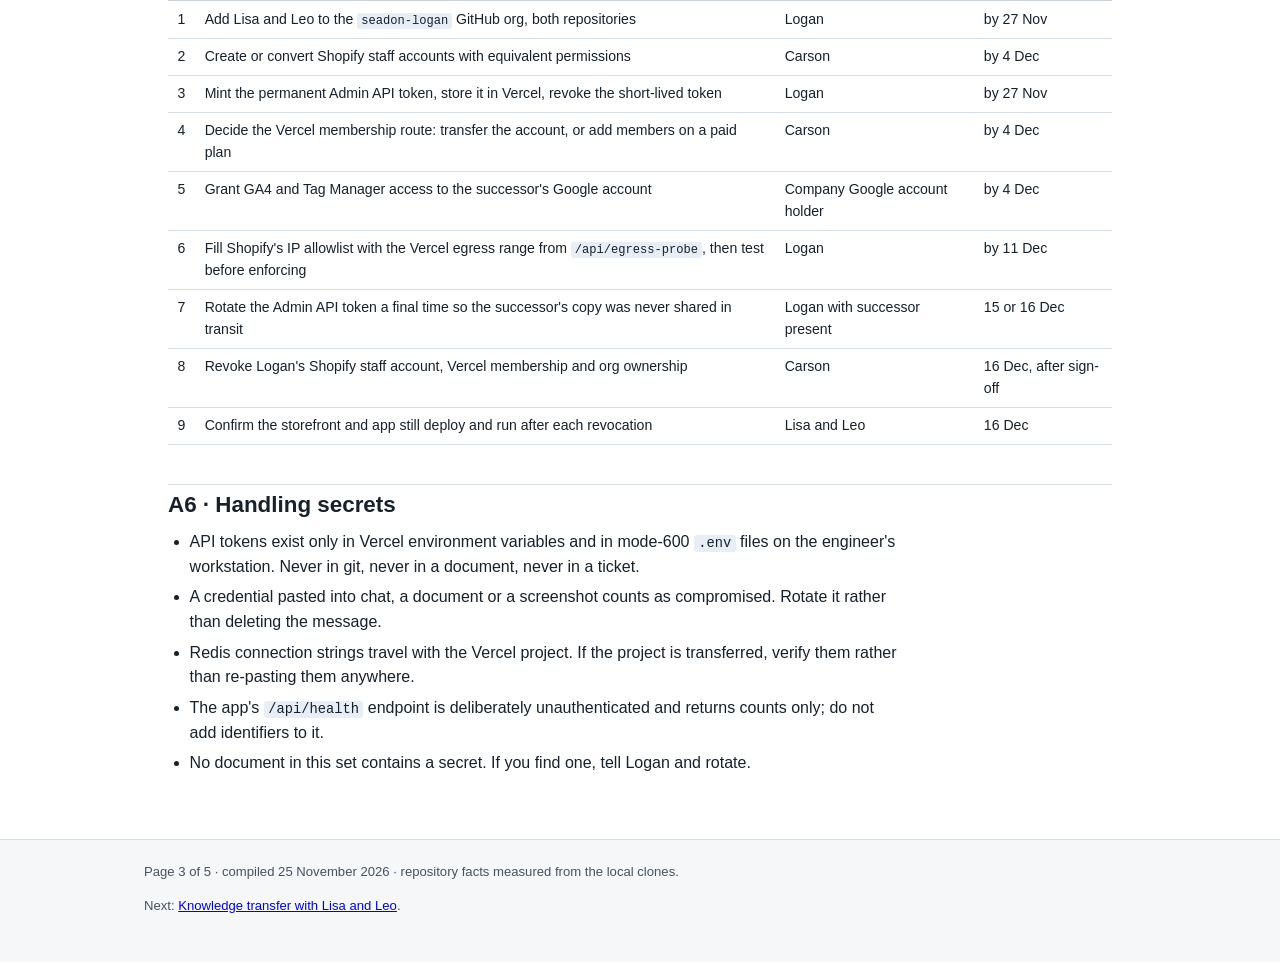
<file: 03-access-and-code.html>
<!DOCTYPE html>
<html lang="en">
<head>
<meta charset="utf-8">
<meta name="viewport" content="width=device-width, initial-scale=1">
<title>3 · Access, source code and deployment</title>
<link rel="stylesheet" href="assets/style.css">
</head>
<body>
<a class="skip" href="#main">Skip to content</a>

<header class="site">
  <p class="kicker">Seadon handover · page 3 of 5</p>
  <h1>Access, source code and deployment</h1>
  <p class="lede">What must move to the successor, where each credential actually lives, how each repository deploys, and the order to do it in so nothing is revoked before its replacement works.</p>
  <p class="meta">No secret values appear in this document. Every row names the holder and the storage location only.</p>
</header>

<nav class="pages" aria-label="Document set">
  <ul>
    <li><a href="index.html">Overview</a></li>
    <li><a href="00-start-here.html">Start here</a></li>
    <li><a href="01-shopify-maintenance.html">1 · Shopify maintenance</a></li>
    <li><a href="02-backer-program-operations.html">2 · Backer Program</a></li>
    <li><a href="03-access-and-code.html" aria-current="page">3 · Access and code</a></li>
    <li><a href="04-knowledge-transfer.html">4 · Knowledge transfer</a></li>
    <li><a href="05-progress.html">5 · Progress</a></li>
  </ul>
</nav>

<main id="main">

<div class="toc">
  <p>On this page</p>
  <ol>
    <li><a href="#a0">A0 · Three words that make this page readable</a></li>
    <li><a href="#a1">A1 · Access inventory and transfer actions</a></li>
    <li><a href="#a2">A2 · The two repositories</a></li>
    <li><a href="#a3">A3 · Tests, and the state they are in</a></li>
    <li><a href="#a4">A4 · Deployment procedures</a></li>
    <li><a href="#a5">A5 · Transfer and revocation checklist</a></li>
    <li><a href="#a6">A6 · Handling secrets</a></li>
  </ol>
</div>

<h2 id="a0">A0 · Three words that make this page readable</h2>

<p>Most of page 3 is tables about access. Three terms carry the rest, and they are ordinary ideas under technical names.</p>

<dl>
  <dt>Repository</dt>
  <dd>A folder of code that remembers every change. Seadon has two: <code>seadon.production</code> for the theme, <code>seadon-backer-program</code> for the app. Both live on GitHub, and both can be copied to any laptop with one command. Reading a repository is harmless; pushing to it changes the product.</dd>

  <dt>Deploy</dt>
  <dd>Putting new code live. The app deploys through Vercel: you run one command and the live app updates within a minute. The theme deploys through Shopify: you publish a theme, and the storefront changes at once. A deploy is not a save. A save keeps a change on your machine.</dd>

  <dt>Token</dt>
  <dd>A long secret string that lets a program act on Shopify without a human password. The app holds one so it can read orders and write claims. Tokens live in Vercel's settings, never in code and never in a document. A token that leaks is a password that leaked.</dd>
</dl>

<h3>What goes wrong if access is not transferred properly</h3>

<ul>
  <li>The successor can log in but cannot deploy, because the deploy needs a token or an account they do not hold.</li>
  <li>The app keeps working until the short-lived token expires, then claims and prices stop with no obvious cause.</li>
  <li>Nobody can rotate a leaked credential, because only one person holds the account that mints tokens.</li>
  <li>Shopify blocks bulk operations and the only fix sits behind an account nobody else can open.</li>
  <li>Six months later the store needs an urgent theme fix, and the only person who knows the publish sequence has left.</li>
</ul>

<h2 id="a1">A1 · Access inventory and transfer actions</h2>

<p>Seven systems carry the store. Two are already company owned and need only a grant; five sit with the outgoing engineer and need a deliberate handover. <span class="tag unverified">described</span> from the handover plan, section 4, with the repository facts re-checked against the clones on this machine.</p>

<table>
  <thead><tr><th>System</th><th>Held by today</th><th>Where the credential lives</th><th>Transfer action</th></tr></thead>
  <tbody>
    <tr>
      <td>Shopify store admin, <code>seadonlimited.myshopify.com</code></td>
      <td>Logan's staff account</td>
      <td>Shopify staff login, two-factor on the account</td>
      <td>Carson creates or converts a staff account for the successor with the same permissions; revoke Logan's after 16 December.</td>
    </tr>
    <tr>
      <td>Shopify Admin API token (custom app "Seadon Backer Program")</td>
      <td>Logan</td>
      <td>Vercel environment variable <code>SHOPIFY_ADMIN_API_TOKEN</code>; a local <code>.env</code> with mode 600 outside git</td>
      <td>Mint the permanent token from the app dashboard, store it in Vercel, revoke the short-lived one, then rotate once more at handover so the successor's token was never shared.</td>
    </tr>
    <tr>
      <td>Vercel, team <code>seadon</code>, project <code>seadon-backer-program</code></td>
      <td><code>logan@seadon.co</code>, sole member</td>
      <td>Vercel account login</td>
      <td>Either hand the account to the successor or add them as a member. A second member needs the Pro plan, which is a paid-plan decision for Carson.</td>
    </tr>
    <tr>
      <td>GitHub, both repositories</td>
      <td>Org <code>seadon-logan</code> since 18 November 2026</td>
      <td>GitHub account and org membership</td>
      <td>Add the successor to the org. Old <code>logansolaman</code> URLs redirect but should not be relied on.</td>
    </tr>
    <tr>
      <td>Upstash Redis</td>
      <td>Vercel Marketplace integration</td>
      <td><code>UPSTASH_REDIS_REST_URL</code> and <code>UPSTASH_REDIS_REST_TOKEN</code> in Vercel</td>
      <td>Follows the Vercel account automatically once the account is transferred. Verify the two variables still resolve after the transfer.</td>
    </tr>
    <tr>
      <td>Google, Search Console, GA4, Tag Manager</td>
      <td>Company Google account</td>
      <td>Google account login</td>
      <td>Already company owned. Grant the successor's Google account access to GA4 and the Tag Manager container <code>TVQT7M6R</code>.</td>
    </tr>
    <tr>
      <td>Shopify dev dashboard, app settings and IP allowlist</td>
      <td>Shopify partner login, org <code>the partner organisation id</code></td>
      <td>Partner account login</td>
      <td>Covered by the staff and permission transfer above; confirm the successor can open the app's IP restrictions screen.</td>
    </tr>
  </tbody>
</table>

<div class="callout warn">
  <h4>One measured discrepancy</h4>
  <p>The theme clone on this machine still points at <code>github.com/logansolaman/seadon.production.git</code>, while the app clone points at <code>github.com/seadon-logan/seadon-backer-program.git</code>. If the org transfer is complete, update the theme remote before the first push from a new machine: <code>git remote set-url origin https://github.com/seadon-logan/seadon.production.git</code>.</p>
</div>

<h2 id="a2">A2 · The two repositories</h2>

<table>
  <thead><tr><th>Repository</th><th>Contains</th><th>Deploy mechanism</th><th>HEAD on 25 Nov 2026</th></tr></thead>
  <tbody>
    <tr>
      <td><code>seadon.production</code></td>
      <td>Shopify OS 2.0 theme: 60 section files, templates, snippets, <code>assets/cart-gift.js</code>, <code>assets/bundle-builder-v2.js</code>, backer portal sections, product-information and featured-product stock guards, <code>tests/</code></td>
      <td>Shopify admin duplicate, preview and publish; <code>scripts/push-theme-file.mjs</code> for single-file uploads. No CI</td>
      <td><code>e2380c9</code> · "kalina: fix gift pick identity across colourway switches (order #17052)" · 16 Nov 2026</td>
    </tr>
    <tr>
      <td><code>seadon-backer-program</code></td>
      <td>Node 20 serverless app: embedded admin UI in <code>public/</code>, route table in <code>api/[...path].js</code>, handlers and pure modules in <code>lib/</code>, webhook and cron endpoints, <code>tests/</code>, plus <code>construct.md</code> as the module reference</td>
      <td>Vercel, from the git checkout. Auto-deploys from git are deliberately off; a deploy is run by hand</td>
      <td><code>76a1165</code> · "kalina: a configured gift must not gate a reward claim" · 23 Nov 2026</td>
    </tr>
  </tbody>
</table>

<p>Both repositories carry their own tests directory. Neither has CI that runs them on push, so the gate is the person deploying.</p>

<h2 id="a3">A3 · Tests, and the state they are in</h2>

<p><span class="tag verified">verified</span> Both suites were run on 25 November 2026 from a clean checkout on this machine.</p>

<h3>The app suite works</h3>
<pre><code>cd seadon-backer-program
node --test tests/*.test.js
# tests 288 · pass 288 · fail 0</code></pre>

<p>288 tests, zero dependencies, roughly 200 milliseconds. The handover plan says 283, which was true at an earlier commit; treat 288 as the current count.</p>

<h3>The theme suite does not run as documented</h3>

<p>The plan tells the successor to run <code>npm test</code> in <code>seadon.production</code>. That cannot work today, and installing the missing modules is only half the fix.</p>

<p>The repository has no <code>package.json</code>, so nothing records the test dependencies. Four files load <code>jsdom</code> (gift picks, bundle display, cart page, popup flow) and one loads <code>liquidjs</code> from a hardcoded <code>/tmp/lqtest</code> path (hero gate). Run against the checkout as it stands, the suite fails at import: <code>Cannot find module 'jsdom'</code>.</p>

<p>Two of the six run without extra modules today. <code>header-menu-click.test.js</code> passes. <code>popup-signup-flow.test.js</code> fails one assertion: it re-queries the email input after <code>open()</code> replaced that node, so it reads <code>null</code>. That failure is a defect in the test harness, not in the storefront, and it will still be red after the dependencies are installed.</p>

<p><span class="tag blocked">blocked</span> Fix, needs a commit to the theme repository:</p>

<pre><code>cd seadon.production
cat &gt; package.json &lt;&lt;'EOF'
{
  "name": "seadon.production",
  "private": true,
  "scripts": { "test": "node --test tests/*.test.js" },
  "devDependencies": { "jsdom": "^25.0.1", "liquidjs": "^10.16.0" }
}
EOF
npm install
npm test</code></pre>

<p>Then fix the popup harness assertion so the gate can go green, and add <code>node_modules</code> to <code>.gitignore</code> in the same commit. Until the suite passes, the theme publish step in W1 has no automated gate: publish the duplicate, walk the four representative URLs, and record the exception on page 5.</p>

<h2 id="a4">A4 · Deployment procedures</h2>

<h3>Deploying the app</h3>

<pre><code>cd seadon-backer-program
node --test tests/*.test.js          # 288 tests, all green before any deploy
git config user.email logan@seadon.co
vercel deploy --prod --yes            # deploys from the git checkout; alias updates</code></pre>

<p>The identity rule is real: commits must be authored as <code>Logan Solaman &lt;logan@seadon.co&gt;</code> or Vercel blocks the deploy. <span class="tag unverified">described</span> A blocked deploy shows as a failed deployment in the Vercel dashboard, and the fix is to amend the author, not to retry.</p>

<p>Before the first deploy under the successor's name, that rule needs a decision: keep <code>logan@seadon.co</code> as the deploy identity, or update the pipeline to accept the successor's address. Pick one, write it down here, and do not leave both.</p>

<h3>Publishing the theme</h3>

<p>Duplicate, edit the duplicate, preview, test, publish, then sync the files back into git. The full sequence and its rollback are on page 1, W1. Two hard rules: never edit the live theme in place, and remember that a publish is all or nothing across every template.</p>

<p>One script bypasses the editor for targeted uploads: <code>scripts/push-theme-file.mjs</code> sends named repository files to the live theme through the Admin API. It reads <code>SEADON_PROD_ADMIN_TOKEN</code> from <code>~/.secrets/global.env</code>, is hardcoded to <code>seadonlimited.myshopify.com</code> and Admin API <code>2025-07</code>, and its usage text still names an older filename. Use it for a single urgent file, not as the normal path: the editor flow is what keeps the live theme and git in step.</p>

<h2 id="a5">A5 · Transfer and revocation checklist</h2>

<p>Order matters: nobody's access is revoked before the successor's works. Proposed dates assume the 16 December final working day and are proposals until Logan and Carson agree them.</p>

<table>
  <thead><tr><th>#</th><th>Action</th><th>Owner</th><th>Proposed date</th></tr></thead>
  <tbody>
    <tr><td>1</td><td>Add Lisa and Leo to the <code>seadon-logan</code> GitHub org, both repositories</td><td>Logan</td><td>by 27 Nov</td></tr>
    <tr><td>2</td><td>Create or convert Shopify staff accounts with equivalent permissions</td><td>Carson</td><td>by 4 Dec</td></tr>
    <tr><td>3</td><td>Mint the permanent Admin API token, store it in Vercel, revoke the short-lived token</td><td>Logan</td><td>by 27 Nov</td></tr>
    <tr><td>4</td><td>Decide the Vercel membership route: transfer the account, or add members on a paid plan</td><td>Carson</td><td>by 4 Dec</td></tr>
    <tr><td>5</td><td>Grant GA4 and Tag Manager access to the successor's Google account</td><td>Company Google account holder</td><td>by 4 Dec</td></tr>
    <tr><td>6</td><td>Fill Shopify's IP allowlist with the Vercel egress range from <code>/api/egress-probe</code>, then test before enforcing</td><td>Logan</td><td>by 11 Dec</td></tr>
    <tr><td>7</td><td>Rotate the Admin API token a final time so the successor's copy was never shared in transit</td><td>Logan with successor present</td><td>15 or 16 Dec</td></tr>
    <tr><td>8</td><td>Revoke Logan's Shopify staff account, Vercel membership and org ownership</td><td>Carson</td><td>16 Dec, after sign-off</td></tr>
    <tr><td>9</td><td>Confirm the storefront and app still deploy and run after each revocation</td><td>Lisa and Leo</td><td>16 Dec</td></tr>
  </tbody>
</table>

<h2 id="a6">A6 · Handling secrets</h2>

<ul>
  <li>API tokens exist only in Vercel environment variables and in mode-600 <code>.env</code> files on the engineer's workstation. Never in git, never in a document, never in a ticket.</li>
  <li>A credential pasted into chat, a document or a screenshot counts as compromised. Rotate it rather than deleting the message.</li>
  <li>Redis connection strings travel with the Vercel project. If the project is transferred, verify them rather than re-pasting them anywhere.</li>
  <li>The app's <code>/api/health</code> endpoint is deliberately unauthenticated and returns counts only; do not add identifiers to it.</li>
  <li>No document in this set contains a secret. If you find one, tell Logan and rotate.</li>
</ul>

</main>

<footer>
  <div>
    <p>Page 3 of 5 · compiled 25 November 2026 · repository facts measured from the local clones.</p>
    <p>Next: <a href="04-knowledge-transfer.html">Knowledge transfer with Lisa and Leo</a>.</p>
  </div>
</footer>
</body>
</html>
</file>
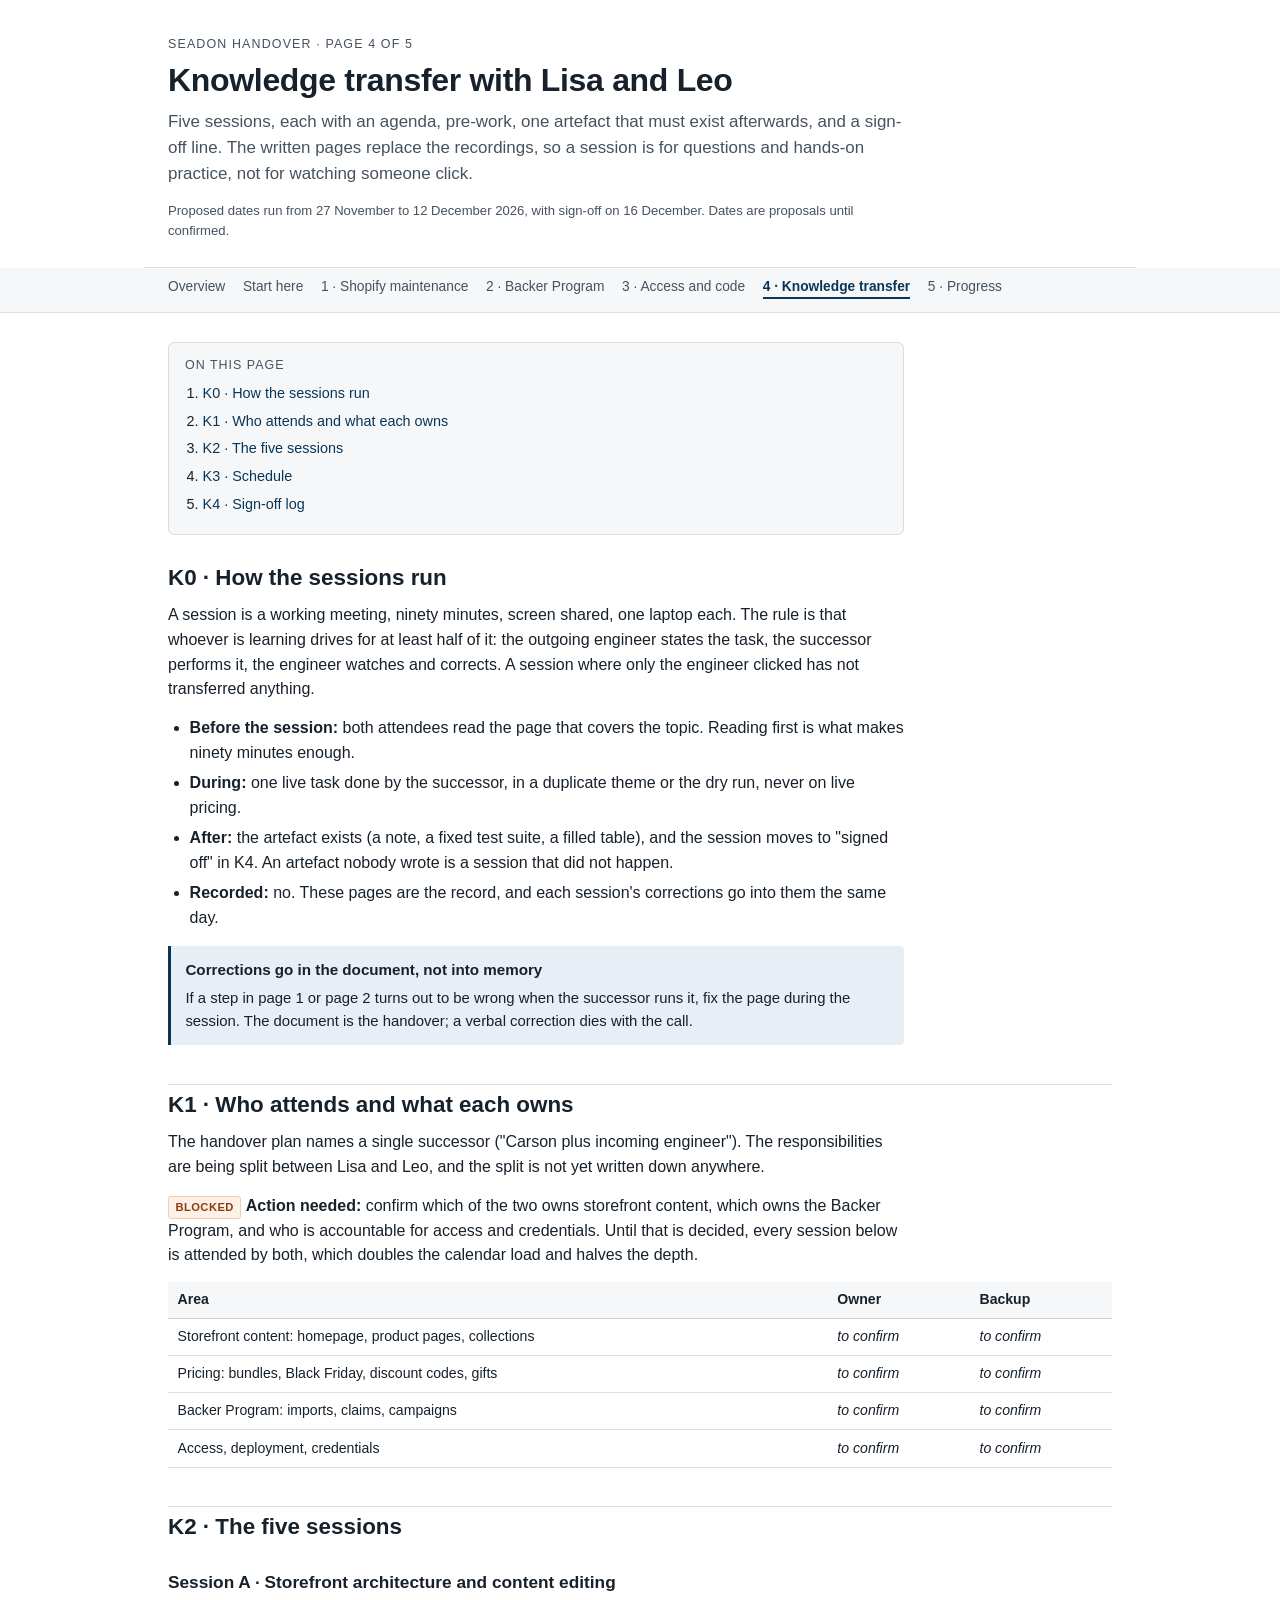
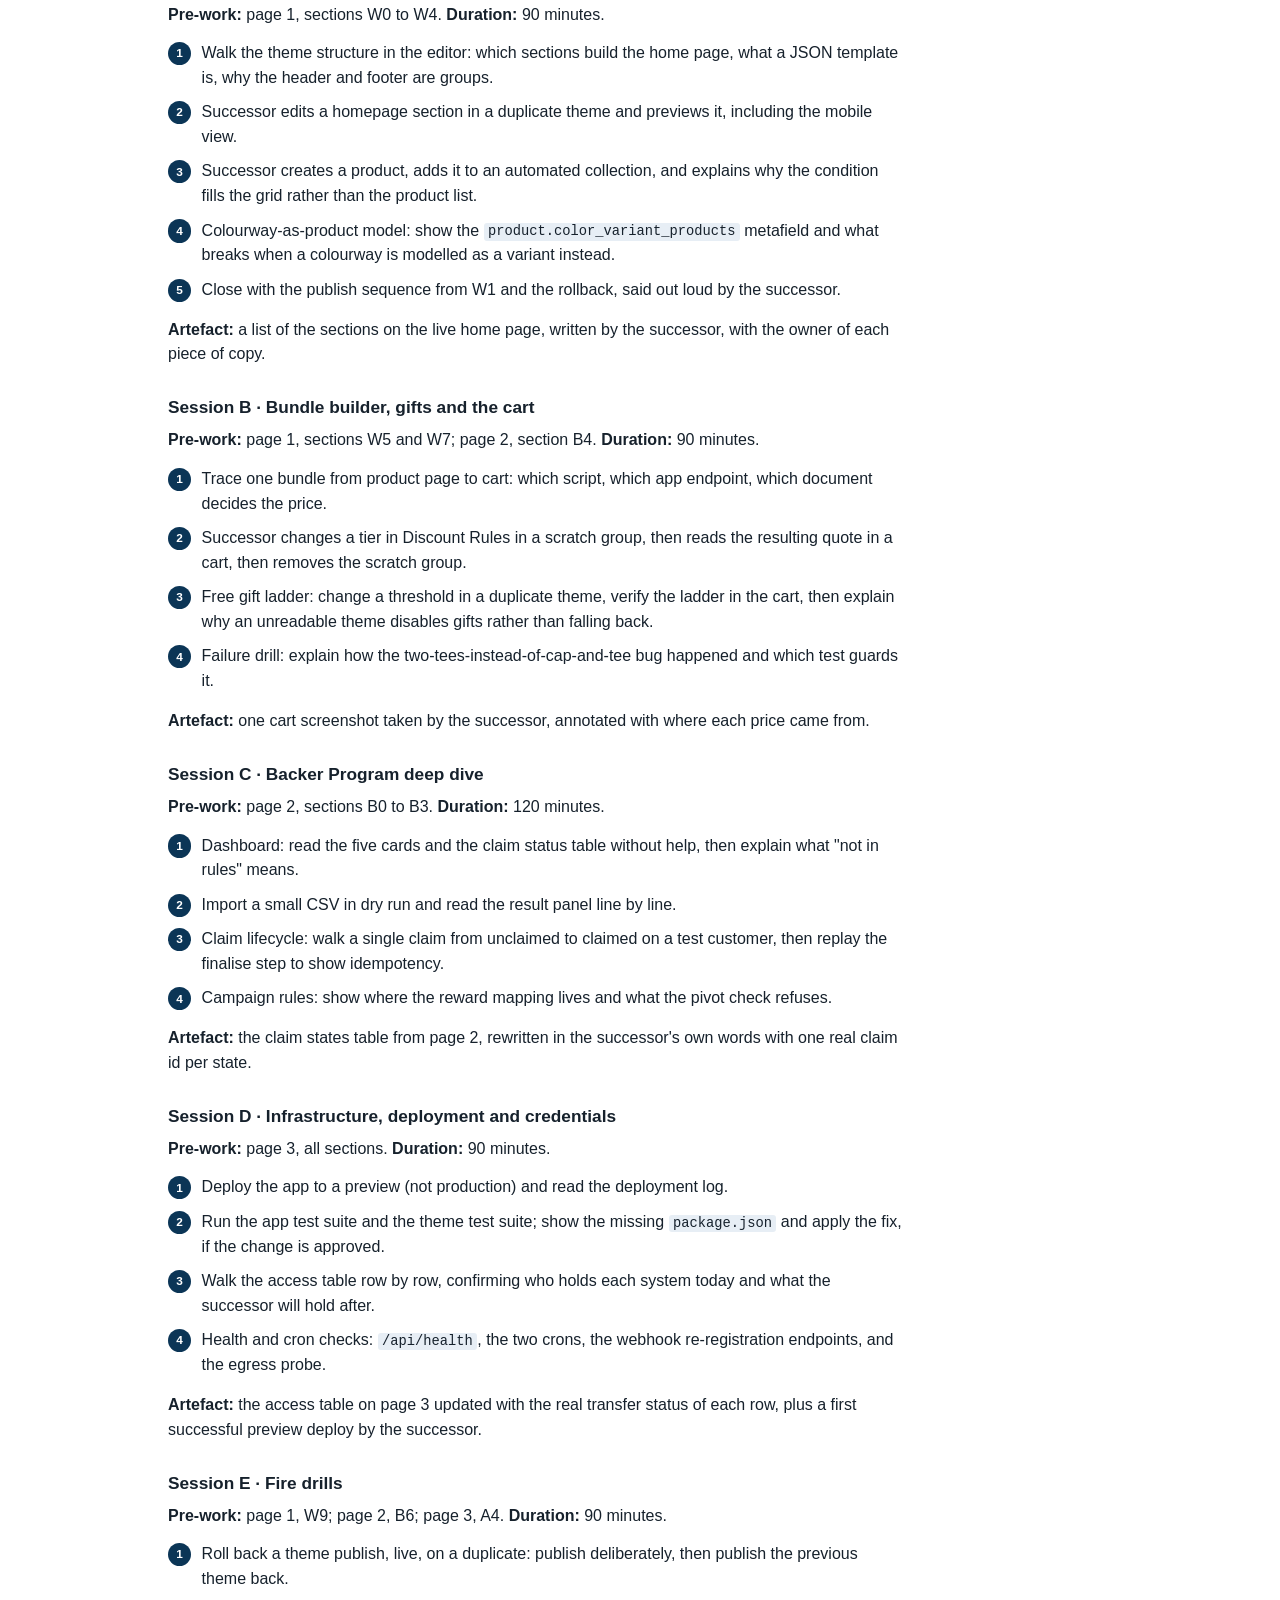
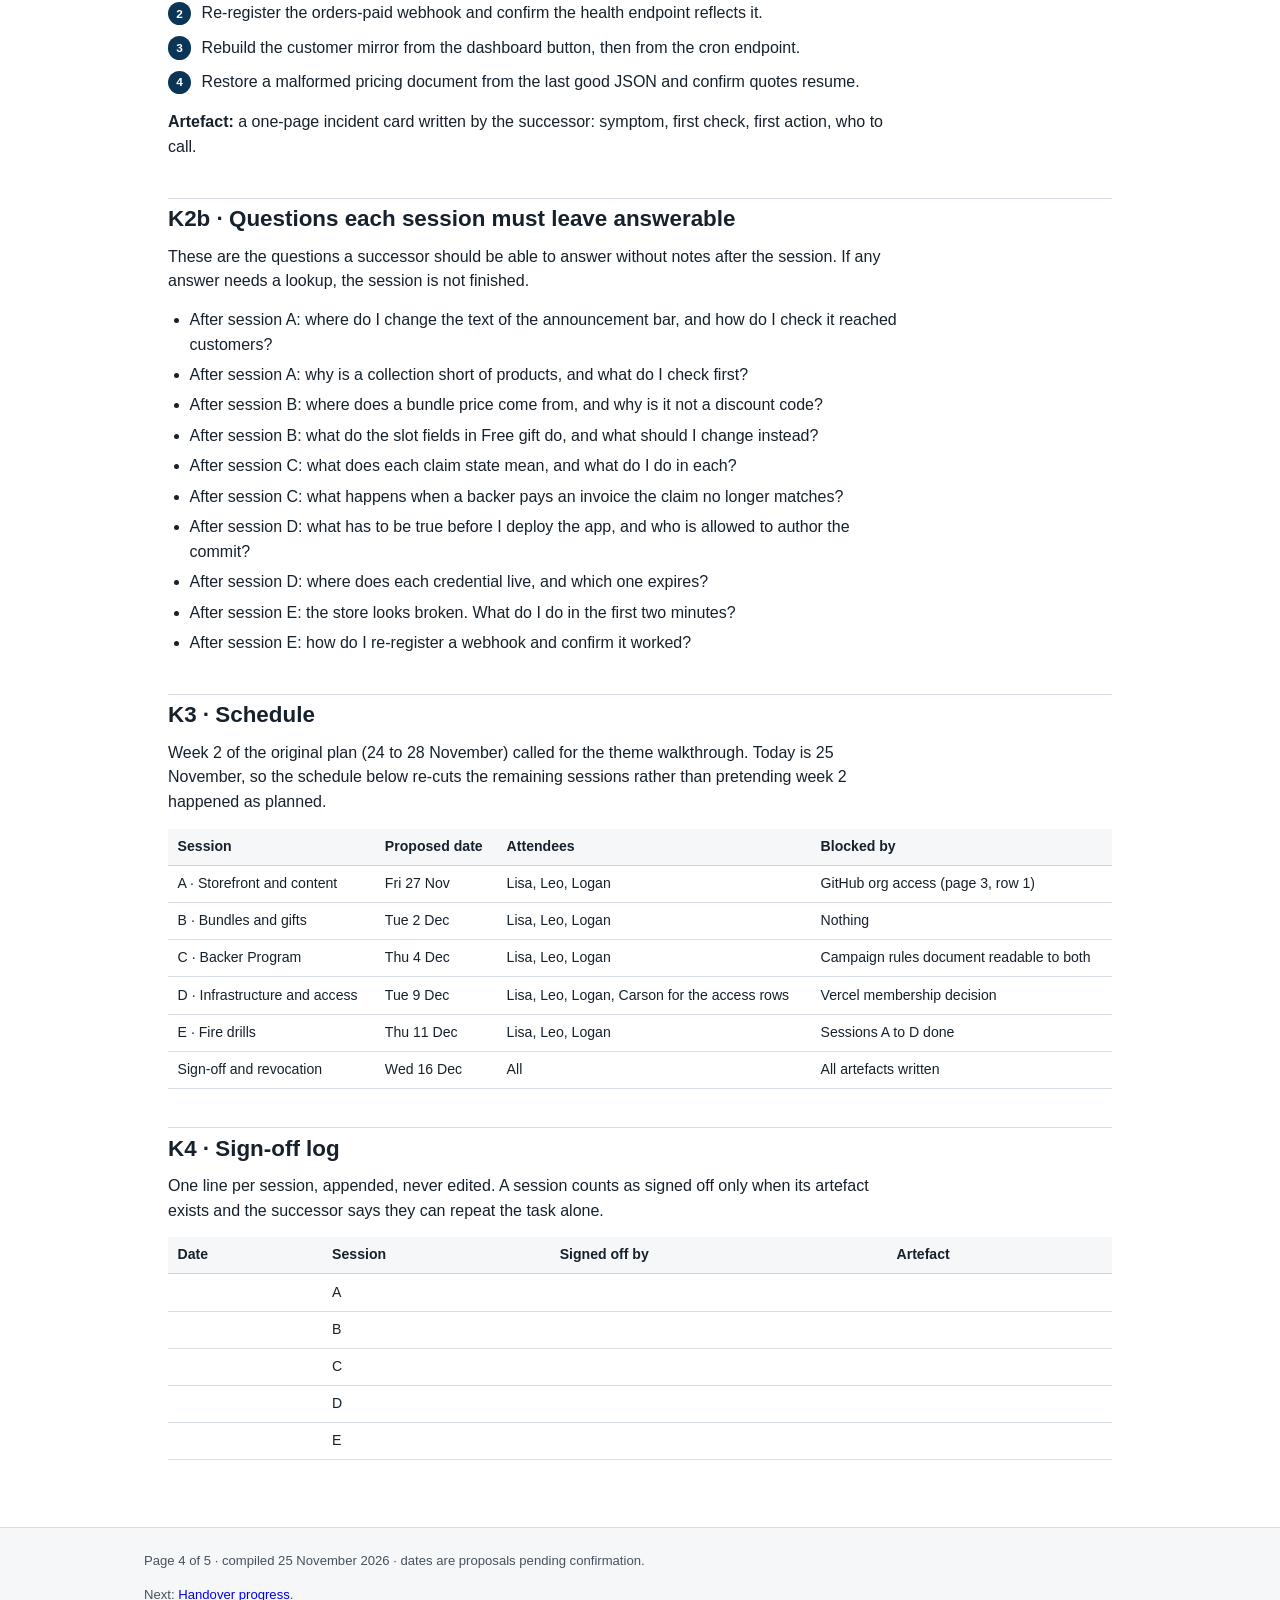
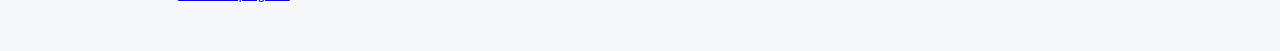
<file: 04-knowledge-transfer.html>
<!DOCTYPE html>
<html lang="en">
<head>
<meta charset="utf-8">
<meta name="viewport" content="width=device-width, initial-scale=1">
<title>4 · Knowledge transfer with Lisa and Leo</title>
<link rel="stylesheet" href="assets/style.css">
</head>
<body>
<a class="skip" href="#main">Skip to content</a>

<header class="site">
  <p class="kicker">Seadon handover · page 4 of 5</p>
  <h1>Knowledge transfer with Lisa and Leo</h1>
  <p class="lede">Five sessions, each with an agenda, pre-work, one artefact that must exist afterwards, and a sign-off line. The written pages replace the recordings, so a session is for questions and hands-on practice, not for watching someone click.</p>
  <p class="meta">Proposed dates run from 27 November to 12 December 2026, with sign-off on 16 December. Dates are proposals until confirmed.</p>
</header>

<nav class="pages" aria-label="Document set">
  <ul>
    <li><a href="index.html">Overview</a></li>
    <li><a href="00-start-here.html">Start here</a></li>
    <li><a href="01-shopify-maintenance.html">1 · Shopify maintenance</a></li>
    <li><a href="02-backer-program-operations.html">2 · Backer Program</a></li>
    <li><a href="03-access-and-code.html">3 · Access and code</a></li>
    <li><a href="04-knowledge-transfer.html" aria-current="page">4 · Knowledge transfer</a></li>
    <li><a href="05-progress.html">5 · Progress</a></li>
  </ul>
</nav>

<main id="main">

<div class="toc">
  <p>On this page</p>
  <ol>
    <li><a href="#k0">K0 · How the sessions run</a></li>
    <li><a href="#k1">K1 · Who attends and what each owns</a></li>
    <li><a href="#k2">K2 · The five sessions</a></li>
    <li><a href="#k3">K3 · Schedule</a></li>
    <li><a href="#k4">K4 · Sign-off log</a></li>
  </ol>
</div>

<h2 id="k0">K0 · How the sessions run</h2>

<p>A session is a working meeting, ninety minutes, screen shared, one laptop each. The rule is that whoever is learning drives for at least half of it: the outgoing engineer states the task, the successor performs it, the engineer watches and corrects. A session where only the engineer clicked has not transferred anything.</p>

<ul>
  <li><strong>Before the session:</strong> both attendees read the page that covers the topic. Reading first is what makes ninety minutes enough.</li>
  <li><strong>During:</strong> one live task done by the successor, in a duplicate theme or the dry run, never on live pricing.</li>
  <li><strong>After:</strong> the artefact exists (a note, a fixed test suite, a filled table), and the session moves to "signed off" in K4. An artefact nobody wrote is a session that did not happen.</li>
  <li><strong>Recorded:</strong> no. These pages are the record, and each session's corrections go into them the same day.</li>
</ul>

<div class="callout">
  <h4>Corrections go in the document, not into memory</h4>
  <p>If a step in page 1 or page 2 turns out to be wrong when the successor runs it, fix the page during the session. The document is the handover; a verbal correction dies with the call.</p>
</div>

<h2 id="k1">K1 · Who attends and what each owns</h2>

<p>The handover plan names a single successor ("Carson plus incoming engineer"). The responsibilities are being split between Lisa and Leo, and the split is not yet written down anywhere.</p>

<p><span class="tag blocked">blocked</span> <strong>Action needed:</strong> confirm which of the two owns storefront content, which owns the Backer Program, and who is accountable for access and credentials. Until that is decided, every session below is attended by both, which doubles the calendar load and halves the depth.</p>

<table>
  <thead><tr><th>Area</th><th>Owner</th><th>Backup</th></tr></thead>
  <tbody>
    <tr><td>Storefront content: homepage, product pages, collections</td><td><em>to confirm</em></td><td><em>to confirm</em></td></tr>
    <tr><td>Pricing: bundles, Black Friday, discount codes, gifts</td><td><em>to confirm</em></td><td><em>to confirm</em></td></tr>
    <tr><td>Backer Program: imports, claims, campaigns</td><td><em>to confirm</em></td><td><em>to confirm</em></td></tr>
    <tr><td>Access, deployment, credentials</td><td><em>to confirm</em></td><td><em>to confirm</em></td></tr>
  </tbody>
</table>

<h2 id="k2">K2 · The five sessions</h2>

<h3>Session A · Storefront architecture and content editing</h3>
<p><strong>Pre-work:</strong> page 1, sections W0 to W4. <strong>Duration:</strong> 90 minutes.</p>
<ol class="steps">
  <li>Walk the theme structure in the editor: which sections build the home page, what a JSON template is, why the header and footer are groups.</li>
  <li>Successor edits a homepage section in a duplicate theme and previews it, including the mobile view.</li>
  <li>Successor creates a product, adds it to an automated collection, and explains why the condition fills the grid rather than the product list.</li>
  <li>Colourway-as-product model: show the <code>product.color_variant_products</code> metafield and what breaks when a colourway is modelled as a variant instead.</li>
  <li>Close with the publish sequence from W1 and the rollback, said out loud by the successor.</li>
</ol>
<p><strong>Artefact:</strong> a list of the sections on the live home page, written by the successor, with the owner of each piece of copy.</p>

<h3>Session B · Bundle builder, gifts and the cart</h3>
<p><strong>Pre-work:</strong> page 1, sections W5 and W7; page 2, section B4. <strong>Duration:</strong> 90 minutes.</p>
<ol class="steps">
  <li>Trace one bundle from product page to cart: which script, which app endpoint, which document decides the price.</li>
  <li>Successor changes a tier in Discount Rules in a scratch group, then reads the resulting quote in a cart, then removes the scratch group.</li>
  <li>Free gift ladder: change a threshold in a duplicate theme, verify the ladder in the cart, then explain why an unreadable theme disables gifts rather than falling back.</li>
  <li>Failure drill: explain how the two-tees-instead-of-cap-and-tee bug happened and which test guards it.</li>
</ol>
<p><strong>Artefact:</strong> one cart screenshot taken by the successor, annotated with where each price came from.</p>

<h3>Session C · Backer Program deep dive</h3>
<p><strong>Pre-work:</strong> page 2, sections B0 to B3. <strong>Duration:</strong> 120 minutes.</p>
<ol class="steps">
  <li>Dashboard: read the five cards and the claim status table without help, then explain what "not in rules" means.</li>
  <li>Import a small CSV in dry run and read the result panel line by line.</li>
  <li>Claim lifecycle: walk a single claim from unclaimed to claimed on a test customer, then replay the finalise step to show idempotency.</li>
  <li>Campaign rules: show where the reward mapping lives and what the pivot check refuses.</li>
</ol>
<p><strong>Artefact:</strong> the claim states table from page 2, rewritten in the successor's own words with one real claim id per state.</p>

<h3>Session D · Infrastructure, deployment and credentials</h3>
<p><strong>Pre-work:</strong> page 3, all sections. <strong>Duration:</strong> 90 minutes.</p>
<ol class="steps">
  <li>Deploy the app to a preview (not production) and read the deployment log.</li>
  <li>Run the app test suite and the theme test suite; show the missing <code>package.json</code> and apply the fix, if the change is approved.</li>
  <li>Walk the access table row by row, confirming who holds each system today and what the successor will hold after.</li>
  <li>Health and cron checks: <code>/api/health</code>, the two crons, the webhook re-registration endpoints, and the egress probe.</li>
</ol>
<p><strong>Artefact:</strong> the access table on page 3 updated with the real transfer status of each row, plus a first successful preview deploy by the successor.</p>

<h3>Session E · Fire drills</h3>
<p><strong>Pre-work:</strong> page 1, W9; page 2, B6; page 3, A4. <strong>Duration:</strong> 90 minutes.</p>
<ol class="steps">
  <li>Roll back a theme publish, live, on a duplicate: publish deliberately, then publish the previous theme back.</li>
  <li>Re-register the orders-paid webhook and confirm the health endpoint reflects it.</li>
  <li>Rebuild the customer mirror from the dashboard button, then from the cron endpoint.</li>
  <li>Restore a malformed pricing document from the last good JSON and confirm quotes resume.</li>
</ol>
<p><strong>Artefact:</strong> a one-page incident card written by the successor: symptom, first check, first action, who to call.</p>

<h2 id="k25">K2b · Questions each session must leave answerable</h2>

<p>These are the questions a successor should be able to answer without notes after the session. If any answer needs a lookup, the session is not finished.</p>

<ul>
  <li>After session A: where do I change the text of the announcement bar, and how do I check it reached customers?</li>
  <li>After session A: why is a collection short of products, and what do I check first?</li>
  <li>After session B: where does a bundle price come from, and why is it not a discount code?</li>
  <li>After session B: what do the slot fields in Free gift do, and what should I change instead?</li>
  <li>After session C: what does each claim state mean, and what do I do in each?</li>
  <li>After session C: what happens when a backer pays an invoice the claim no longer matches?</li>
  <li>After session D: what has to be true before I deploy the app, and who is allowed to author the commit?</li>
  <li>After session D: where does each credential live, and which one expires?</li>
  <li>After session E: the store looks broken. What do I do in the first two minutes?</li>
  <li>After session E: how do I re-register a webhook and confirm it worked?</li>
</ul>

<h2 id="k3">K3 · Schedule</h2>

<p>Week 2 of the original plan (24 to 28 November) called for the theme walkthrough. Today is 25 November, so the schedule below re-cuts the remaining sessions rather than pretending week 2 happened as planned.</p>

<table>
  <thead><tr><th>Session</th><th>Proposed date</th><th>Attendees</th><th>Blocked by</th></tr></thead>
  <tbody>
    <tr><td>A · Storefront and content</td><td>Fri 27 Nov</td><td>Lisa, Leo, Logan</td><td>GitHub org access (page 3, row 1)</td></tr>
    <tr><td>B · Bundles and gifts</td><td>Tue 2 Dec</td><td>Lisa, Leo, Logan</td><td>Nothing</td></tr>
    <tr><td>C · Backer Program</td><td>Thu 4 Dec</td><td>Lisa, Leo, Logan</td><td>Campaign rules document readable to both</td></tr>
    <tr><td>D · Infrastructure and access</td><td>Tue 9 Dec</td><td>Lisa, Leo, Logan, Carson for the access rows</td><td>Vercel membership decision</td></tr>
    <tr><td>E · Fire drills</td><td>Thu 11 Dec</td><td>Lisa, Leo, Logan</td><td>Sessions A to D done</td></tr>
    <tr><td>Sign-off and revocation</td><td>Wed 16 Dec</td><td>All</td><td>All artefacts written</td></tr>
  </tbody>
</table>

<h2 id="k4">K4 · Sign-off log</h2>

<p>One line per session, appended, never edited. A session counts as signed off only when its artefact exists and the successor says they can repeat the task alone.</p>

<table>
  <thead><tr><th>Date</th><th>Session</th><th>Signed off by</th><th>Artefact</th></tr></thead>
  <tbody>
    <tr><td></td><td>A</td><td></td><td></td></tr>
    <tr><td></td><td>B</td><td></td><td></td></tr>
    <tr><td></td><td>C</td><td></td><td></td></tr>
    <tr><td></td><td>D</td><td></td><td></td></tr>
    <tr><td></td><td>E</td><td></td><td></td></tr>
  </tbody>
</table>

</main>

<footer>
  <div>
    <p>Page 4 of 5 · compiled 25 November 2026 · dates are proposals pending confirmation.</p>
    <p>Next: <a href="05-progress.html">Handover progress</a>.</p>
  </div>
</footer>
</body>
</html>
</file>
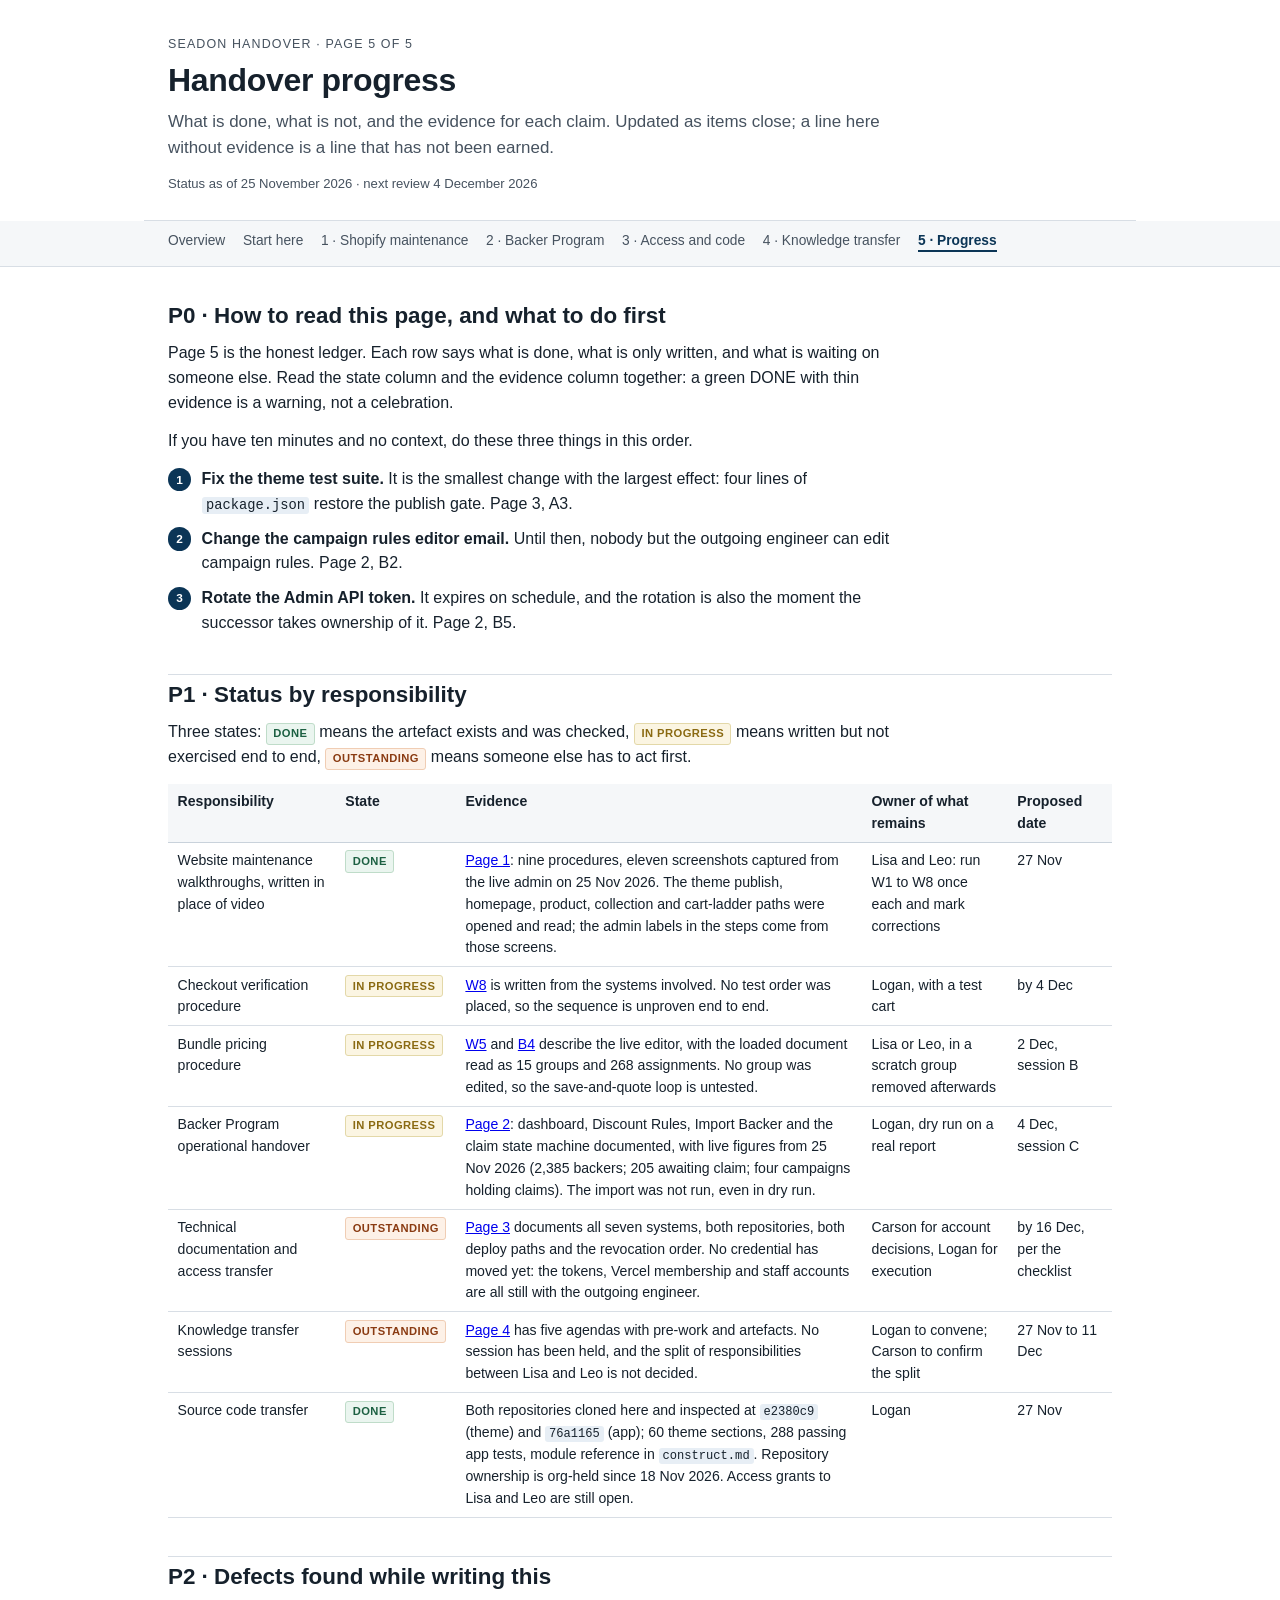
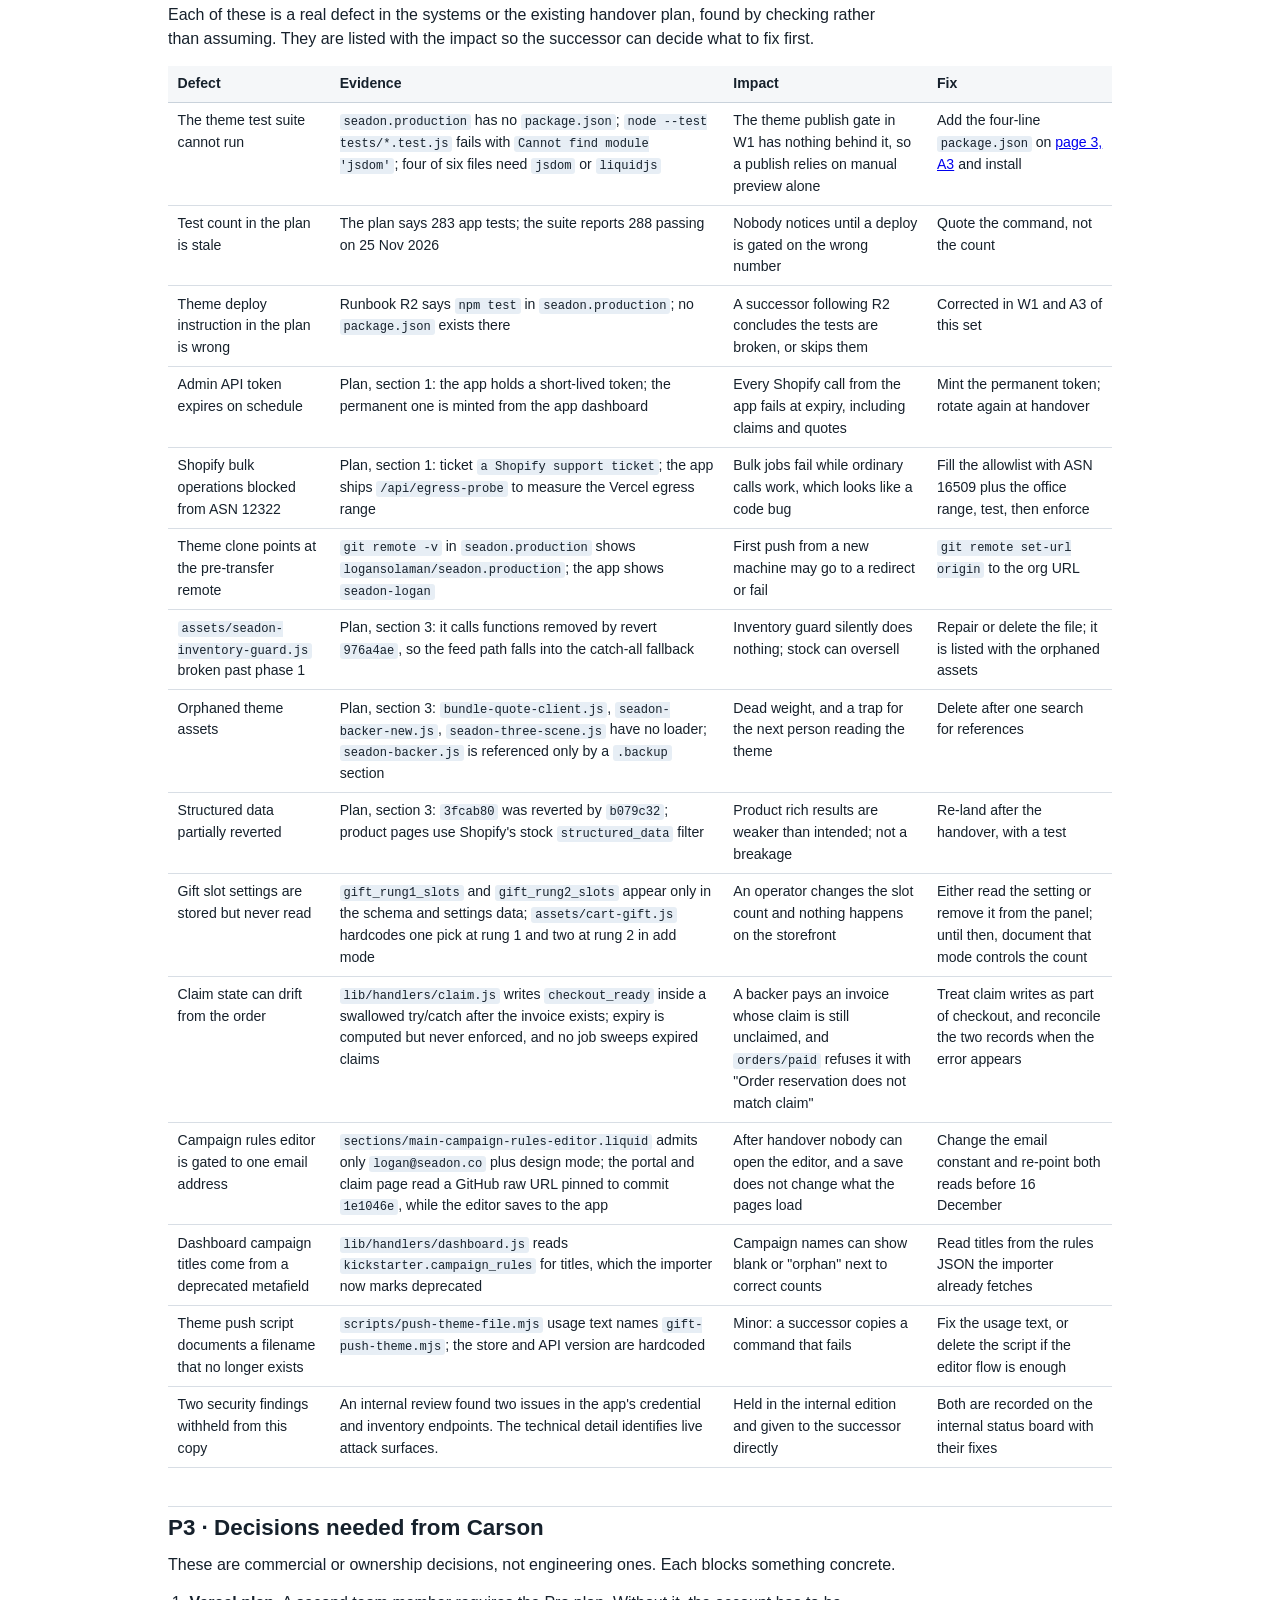
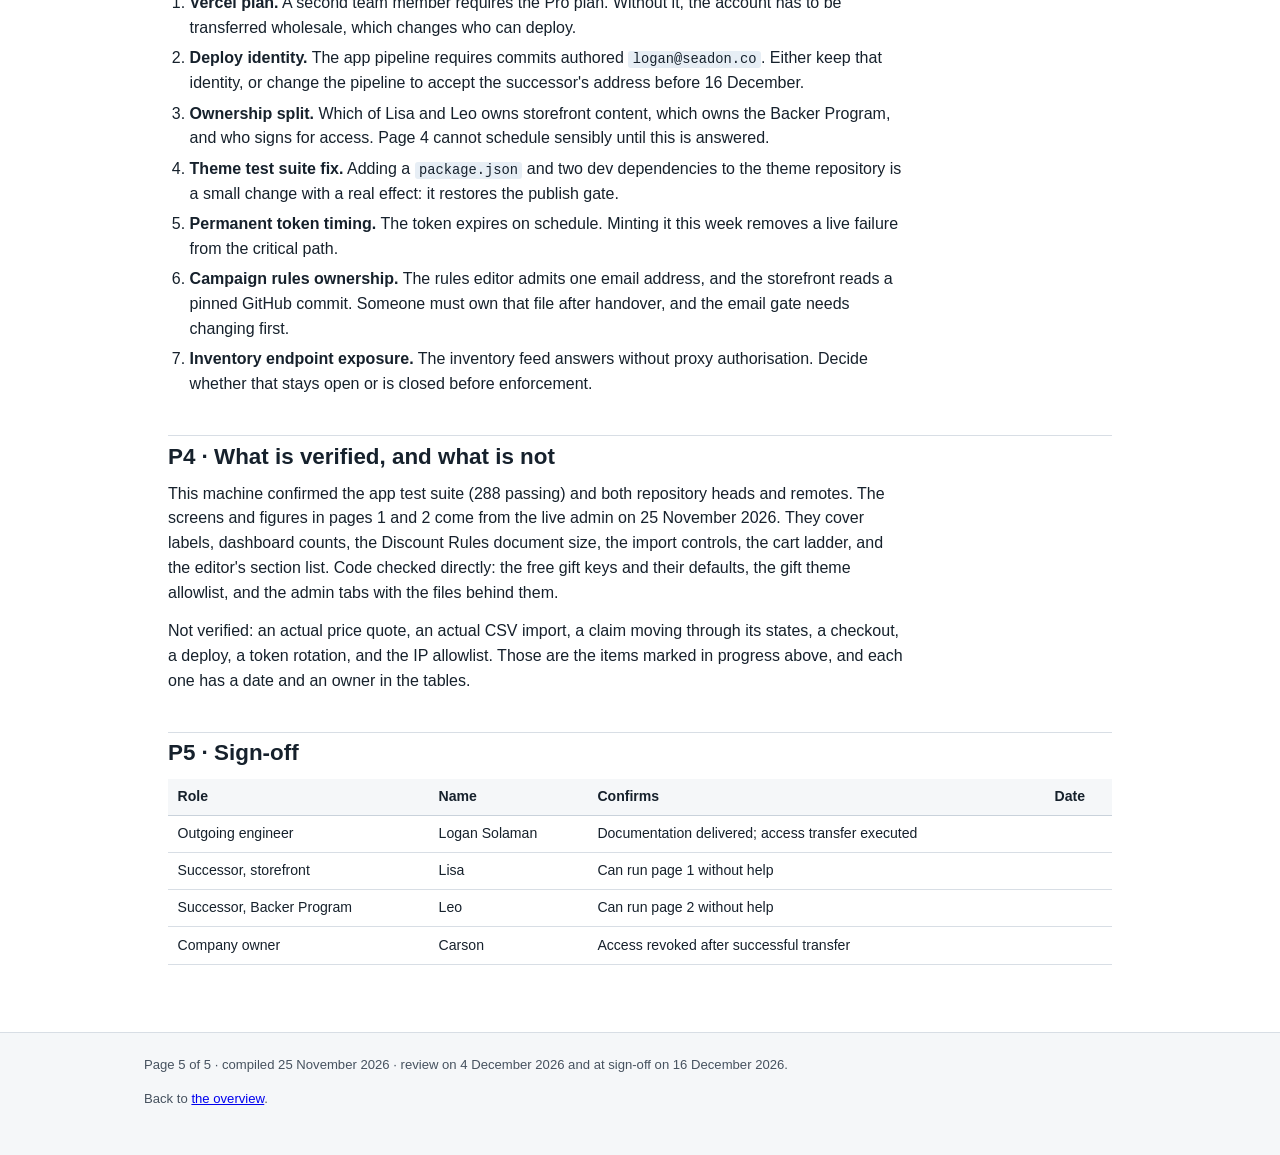
<file: 05-progress.html>
<!DOCTYPE html>
<html lang="en">
<head>
<meta charset="utf-8">
<meta name="viewport" content="width=device-width, initial-scale=1">
<title>5 · Handover progress</title>
<link rel="stylesheet" href="assets/style.css">
</head>
<body>
<a class="skip" href="#main">Skip to content</a>

<header class="site">
  <p class="kicker">Seadon handover · page 5 of 5</p>
  <h1>Handover progress</h1>
  <p class="lede">What is done, what is not, and the evidence for each claim. Updated as items close; a line here without evidence is a line that has not been earned.</p>
  <p class="meta">Status as of 25 November 2026 · next review 4 December 2026</p>
</header>

<nav class="pages" aria-label="Document set">
  <ul>
    <li><a href="index.html">Overview</a></li>
    <li><a href="00-start-here.html">Start here</a></li>
    <li><a href="01-shopify-maintenance.html">1 · Shopify maintenance</a></li>
    <li><a href="02-backer-program-operations.html">2 · Backer Program</a></li>
    <li><a href="03-access-and-code.html">3 · Access and code</a></li>
    <li><a href="04-knowledge-transfer.html">4 · Knowledge transfer</a></li>
    <li><a href="05-progress.html" aria-current="page">5 · Progress</a></li>
  </ul>
</nav>

<main id="main">

<h2 id="p0">P0 · How to read this page, and what to do first</h2>

<p>Page 5 is the honest ledger. Each row says what is done, what is only written, and what is waiting on someone else. Read the state column and the evidence column together: a green DONE with thin evidence is a warning, not a celebration.</p>

<p>If you have ten minutes and no context, do these three things in this order.</p>

<ol class="steps">
  <li><strong>Fix the theme test suite.</strong> It is the smallest change with the largest effect: four lines of <code>package.json</code> restore the publish gate. Page 3, A3.</li>
  <li><strong>Change the campaign rules editor email.</strong> Until then, nobody but the outgoing engineer can edit campaign rules. Page 2, B2.</li>
  <li><strong>Rotate the Admin API token.</strong> It expires on schedule, and the rotation is also the moment the successor takes ownership of it. Page 2, B5.</li>
</ol>

<h2 id="p1">P1 · Status by responsibility</h2>

<p>Three states: <span class="tag verified">done</span> means the artefact exists and was checked, <span class="tag unverified">in progress</span> means written but not exercised end to end, <span class="tag blocked">outstanding</span> means someone else has to act first.</p>

<table>
  <thead>
    <tr><th>Responsibility</th><th>State</th><th>Evidence</th><th>Owner of what remains</th><th>Proposed date</th></tr>
  </thead>
  <tbody>
    <tr>
      <td>Website maintenance walkthroughs, written in place of video</td>
      <td><span class="tag verified">done</span></td>
      <td><a href="01-shopify-maintenance.html">Page 1</a>: nine procedures, eleven screenshots captured from the live admin on 25 Nov 2026. The theme publish, homepage, product, collection and cart-ladder paths were opened and read; the admin labels in the steps come from those screens.</td>
      <td>Lisa and Leo: run W1 to W8 once each and mark corrections</td>
      <td>27 Nov</td>
    </tr>
    <tr>
      <td>Checkout verification procedure</td>
      <td><span class="tag unverified">in progress</span></td>
      <td><a href="01-shopify-maintenance.html#w8">W8</a> is written from the systems involved. No test order was placed, so the sequence is unproven end to end.</td>
      <td>Logan, with a test cart</td>
      <td>by 4 Dec</td>
    </tr>
    <tr>
      <td>Bundle pricing procedure</td>
      <td><span class="tag unverified">in progress</span></td>
      <td><a href="01-shopify-maintenance.html#w5">W5</a> and <a href="02-backer-program-operations.html#b4">B4</a> describe the live editor, with the loaded document read as 15 groups and 268 assignments. No group was edited, so the save-and-quote loop is untested.</td>
      <td>Lisa or Leo, in a scratch group removed afterwards</td>
      <td>2 Dec, session B</td>
    </tr>
    <tr>
      <td>Backer Program operational handover</td>
      <td><span class="tag unverified">in progress</span></td>
      <td><a href="02-backer-program-operations.html">Page 2</a>: dashboard, Discount Rules, Import Backer and the claim state machine documented, with live figures from 25 Nov 2026 (2,385 backers; 205 awaiting claim; four campaigns holding claims). The import was not run, even in dry run.</td>
      <td>Logan, dry run on a real report</td>
      <td>4 Dec, session C</td>
    </tr>
    <tr>
      <td>Technical documentation and access transfer</td>
      <td><span class="tag blocked">outstanding</span></td>
      <td><a href="03-access-and-code.html">Page 3</a> documents all seven systems, both repositories, both deploy paths and the revocation order. No credential has moved yet: the tokens, Vercel membership and staff accounts are all still with the outgoing engineer.</td>
      <td>Carson for account decisions, Logan for execution</td>
      <td>by 16 Dec, per the checklist</td>
    </tr>
    <tr>
      <td>Knowledge transfer sessions</td>
      <td><span class="tag blocked">outstanding</span></td>
      <td><a href="04-knowledge-transfer.html">Page 4</a> has five agendas with pre-work and artefacts. No session has been held, and the split of responsibilities between Lisa and Leo is not decided.</td>
      <td>Logan to convene; Carson to confirm the split</td>
      <td>27 Nov to 11 Dec</td>
    </tr>
    <tr>
      <td>Source code transfer</td>
      <td><span class="tag verified">done</span></td>
      <td>Both repositories cloned here and inspected at <code>e2380c9</code> (theme) and <code>76a1165</code> (app); 60 theme sections, 288 passing app tests, module reference in <code>construct.md</code>. Repository ownership is org-held since 18 Nov 2026. Access grants to Lisa and Leo are still open.</td>
      <td>Logan</td>
      <td>27 Nov</td>
    </tr>
  </tbody>
</table>

<h2 id="p2">P2 · Defects found while writing this</h2>

<p>Each of these is a real defect in the systems or the existing handover plan, found by checking rather than assuming. They are listed with the impact so the successor can decide what to fix first.</p>

<table>
  <thead><tr><th>Defect</th><th>Evidence</th><th>Impact</th><th>Fix</th></tr></thead>
  <tbody>
    <tr>
      <td>The theme test suite cannot run</td>
      <td><code>seadon.production</code> has no <code>package.json</code>; <code>node --test tests/*.test.js</code> fails with <code>Cannot find module 'jsdom'</code>; four of six files need <code>jsdom</code> or <code>liquidjs</code></td>
      <td>The theme publish gate in W1 has nothing behind it, so a publish relies on manual preview alone</td>
      <td>Add the four-line <code>package.json</code> on <a href="03-access-and-code.html#a3">page 3, A3</a> and install</td>
    </tr>
    <tr>
      <td>Test count in the plan is stale</td>
      <td>The plan says 283 app tests; the suite reports 288 passing on 25 Nov 2026</td>
      <td>Nobody notices until a deploy is gated on the wrong number</td>
      <td>Quote the command, not the count</td>
    </tr>
    <tr>
      <td>Theme deploy instruction in the plan is wrong</td>
      <td>Runbook R2 says <code>npm test</code> in <code>seadon.production</code>; no <code>package.json</code> exists there</td>
      <td>A successor following R2 concludes the tests are broken, or skips them</td>
      <td>Corrected in W1 and A3 of this set</td>
    </tr>
    <tr>
      <td>Admin API token expires on schedule</td>
      <td>Plan, section 1: the app holds a short-lived token; the permanent one is minted from the app dashboard</td>
      <td>Every Shopify call from the app fails at expiry, including claims and quotes</td>
      <td>Mint the permanent token; rotate again at handover</td>
    </tr>
    <tr>
      <td>Shopify bulk operations blocked from ASN 12322</td>
      <td>Plan, section 1: ticket <code>a Shopify support ticket</code>; the app ships <code>/api/egress-probe</code> to measure the Vercel egress range</td>
      <td>Bulk jobs fail while ordinary calls work, which looks like a code bug</td>
      <td>Fill the allowlist with ASN 16509 plus the office range, test, then enforce</td>
    </tr>
    <tr>
      <td>Theme clone points at the pre-transfer remote</td>
      <td><code>git remote -v</code> in <code>seadon.production</code> shows <code>logansolaman/seadon.production</code>; the app shows <code>seadon-logan</code></td>
      <td>First push from a new machine may go to a redirect or fail</td>
      <td><code>git remote set-url origin</code> to the org URL</td>
    </tr>
    <tr>
      <td><code>assets/seadon-inventory-guard.js</code> broken past phase 1</td>
      <td>Plan, section 3: it calls functions removed by revert <code>976a4ae</code>, so the feed path falls into the catch-all fallback</td>
      <td>Inventory guard silently does nothing; stock can oversell</td>
      <td>Repair or delete the file; it is listed with the orphaned assets</td>
    </tr>
    <tr>
      <td>Orphaned theme assets</td>
      <td>Plan, section 3: <code>bundle-quote-client.js</code>, <code>seadon-backer-new.js</code>, <code>seadon-three-scene.js</code> have no loader; <code>seadon-backer.js</code> is referenced only by a <code>.backup</code> section</td>
      <td>Dead weight, and a trap for the next person reading the theme</td>
      <td>Delete after one search for references</td>
    </tr>
    <tr>
      <td>Structured data partially reverted</td>
      <td>Plan, section 3: <code>3fcab80</code> was reverted by <code>b079c32</code>; product pages use Shopify's stock <code>structured_data</code> filter</td>
      <td>Product rich results are weaker than intended; not a breakage</td>
      <td>Re-land after the handover, with a test</td>
    </tr>
  <tr>
      <td>Gift slot settings are stored but never read</td>
      <td><code>gift_rung1_slots</code> and <code>gift_rung2_slots</code> appear only in the schema and settings data; <code>assets/cart-gift.js</code> hardcodes one pick at rung 1 and two at rung 2 in add mode</td>
      <td>An operator changes the slot count and nothing happens on the storefront</td>
      <td>Either read the setting or remove it from the panel; until then, document that mode controls the count</td>
    </tr>
    <tr>
      <td>Claim state can drift from the order</td>
      <td><code>lib/handlers/claim.js</code> writes <code>checkout_ready</code> inside a swallowed try/catch after the invoice exists; expiry is computed but never enforced, and no job sweeps expired claims</td>
      <td>A backer pays an invoice whose claim is still unclaimed, and <code>orders/paid</code> refuses it with "Order reservation does not match claim"</td>
      <td>Treat claim writes as part of checkout, and reconcile the two records when the error appears</td>
    </tr>
    
    
    <tr>
      <td>Campaign rules editor is gated to one email address</td>
      <td><code>sections/main-campaign-rules-editor.liquid</code> admits only <code>logan@seadon.co</code> plus design mode; the portal and claim page read a GitHub raw URL pinned to commit <code>1e1046e</code>, while the editor saves to the app</td>
      <td>After handover nobody can open the editor, and a save does not change what the pages load</td>
      <td>Change the email constant and re-point both reads before 16 December</td>
    </tr>
    <tr>
      <td>Dashboard campaign titles come from a deprecated metafield</td>
      <td><code>lib/handlers/dashboard.js</code> reads <code>kickstarter.campaign_rules</code> for titles, which the importer now marks deprecated</td>
      <td>Campaign names can show blank or "orphan" next to correct counts</td>
      <td>Read titles from the rules JSON the importer already fetches</td>
    </tr>
    <tr>
      <td>Theme push script documents a filename that no longer exists</td>
      <td><code>scripts/push-theme-file.mjs</code> usage text names <code>gift-push-theme.mjs</code>; the store and API version are hardcoded</td>
      <td>Minor: a successor copies a command that fails</td>
      <td>Fix the usage text, or delete the script if the editor flow is enough</td>
    </tr>
  <tr>
      <td>Two security findings withheld from this copy</td>
      <td>An internal review found two issues in the app's credential and inventory endpoints. The technical detail identifies live attack surfaces.</td>
      <td>Held in the internal edition and given to the successor directly</td>
      <td>Both are recorded on the internal status board with their fixes</td>
    </tr>
  </tbody>
</table>

<h2 id="p3">P3 · Decisions needed from Carson</h2>

<p>These are commercial or ownership decisions, not engineering ones. Each blocks something concrete.</p>

<ol>
  <li><strong>Vercel plan.</strong> A second team member requires the Pro plan. Without it, the account has to be transferred wholesale, which changes who can deploy.</li>
  <li><strong>Deploy identity.</strong> The app pipeline requires commits authored <code>logan@seadon.co</code>. Either keep that identity, or change the pipeline to accept the successor's address before 16 December.</li>
  <li><strong>Ownership split.</strong> Which of Lisa and Leo owns storefront content, which owns the Backer Program, and who signs for access. Page 4 cannot schedule sensibly until this is answered.</li>
  <li><strong>Theme test suite fix.</strong> Adding a <code>package.json</code> and two dev dependencies to the theme repository is a small change with a real effect: it restores the publish gate.</li>
  <li><strong>Permanent token timing.</strong> The token expires on schedule. Minting it this week removes a live failure from the critical path.</li>
  <li><strong>Campaign rules ownership.</strong> The rules editor admits one email address, and the storefront reads a pinned GitHub commit. Someone must own that file after handover, and the email gate needs changing first.</li>
  <li><strong>Inventory endpoint exposure.</strong> The inventory feed answers without proxy authorisation. Decide whether that stays open or is closed before enforcement.</li>
</ol>

<h2 id="p4">P4 · What is verified, and what is not</h2>

<p>This machine confirmed the app test suite (288 passing) and both repository heads and remotes. The screens and figures in pages 1 and 2 come from the live admin on 25 November 2026. They cover labels, dashboard counts, the Discount Rules document size, the import controls, the cart ladder, and the editor's section list. Code checked directly: the free gift keys and their defaults, the gift theme allowlist, and the admin tabs with the files behind them.</p>

<p>Not verified: an actual price quote, an actual CSV import, a claim moving through its states, a checkout, a deploy, a token rotation, and the IP allowlist. Those are the items marked in progress above, and each one has a date and an owner in the tables.</p>

<h2 id="p5">P5 · Sign-off</h2>

<table>
  <thead><tr><th>Role</th><th>Name</th><th>Confirms</th><th>Date</th></tr></thead>
  <tbody>
    <tr><td>Outgoing engineer</td><td>Logan Solaman</td><td>Documentation delivered; access transfer executed</td><td></td></tr>
    <tr><td>Successor, storefront</td><td>Lisa</td><td>Can run page 1 without help</td><td></td></tr>
    <tr><td>Successor, Backer Program</td><td>Leo</td><td>Can run page 2 without help</td><td></td></tr>
    <tr><td>Company owner</td><td>Carson</td><td>Access revoked after successful transfer</td><td></td></tr>
  </tbody>
</table>

</main>

<footer>
  <div>
    <p>Page 5 of 5 · compiled 25 November 2026 · review on 4 December 2026 and at sign-off on 16 December 2026.</p>
    <p>Back to <a href="index.html">the overview</a>.</p>
  </div>
</footer>
</body>
</html>
</file>
<file: assets/style.css>
/* Seadon handover documentation. Static, print friendly, no JavaScript. */

:root {
  --ink: #16212c;
  --ink-soft: #46525f;
  --line: #d8dee5;
  --bg: #ffffff;
  --bg-soft: #f5f7f9;
  --accent: #0b3556;
  --accent-soft: #e7eef5;
  --warn: #8a3b12;
  --warn-bg: #fdf1e7;
  --ok: #1c6042;
  --ok-bg: #eaf5ef;
  --pending: #8a6a12;
  --pending-bg: #fbf5e2;
}

* { box-sizing: border-box; }

html { font-size: 16px; }

body {
  margin: 0;
  background: var(--bg);
  color: var(--ink);
  font-family: -apple-system, BlinkMacSystemFont, "Segoe UI", Roboto, Helvetica, Arial, sans-serif;
  line-height: 1.55;
  -webkit-font-smoothing: antialiased;
}

.skip {
  position: absolute;
  left: -999px;
}
.skip:focus {
  left: 1rem;
  top: 1rem;
  z-index: 10;
  background: var(--accent);
  color: #fff;
  padding: 0.5rem 0.75rem;
  border-radius: 4px;
}

.site {
  border-bottom: 1px solid var(--line);
  padding: 2.2rem 1.5rem 1.6rem;
  max-width: 62rem;
  margin: 0 auto;
}

.kicker {
  margin: 0 0 0.4rem;
  font-size: 0.78rem;
  letter-spacing: 0.09em;
  text-transform: uppercase;
  color: var(--ink-soft);
}

.site h1 {
  margin: 0 0 0.6rem;
  font-size: 2rem;
  line-height: 1.2;
  letter-spacing: -0.01em;
}

.lede {
  margin: 0 0 0.8rem;
  font-size: 1.06rem;
  color: var(--ink-soft);
  max-width: 46rem;
}

.meta {
  margin: 0;
  font-size: 0.82rem;
  color: var(--ink-soft);
}

nav.pages {
  border-bottom: 1px solid var(--line);
  background: var(--bg-soft);
}

nav.pages ul {
  max-width: 62rem;
  margin: 0 auto;
  padding: 0.55rem 1.5rem;
  list-style: none;
  display: flex;
  flex-wrap: wrap;
  gap: 0.35rem 1.1rem;
  font-size: 0.86rem;
}

nav.pages a {
  color: var(--ink-soft);
  text-decoration: none;
  padding: 0.15rem 0;
  border-bottom: 2px solid transparent;
}

nav.pages a:hover { color: var(--accent); }

nav.pages a[aria-current="page"] {
  color: var(--accent);
  border-bottom-color: var(--accent);
  font-weight: 600;
}

main {
  max-width: 62rem;
  margin: 0 auto;
  padding: 1.8rem 1.5rem 3rem;
}

h2 {
  margin: 2.4rem 0 0.7rem;
  font-size: 1.4rem;
  line-height: 1.25;
  padding-top: 0.4rem;
  border-top: 1px solid var(--line);
}

h2:first-of-type { border-top: 0; padding-top: 0; margin-top: 0.4rem; }

h3 {
  margin: 1.7rem 0 0.45rem;
  font-size: 1.08rem;
}

h4 {
  margin: 1.2rem 0 0.35rem;
  font-size: 0.95rem;
  color: var(--ink-soft);
  text-transform: none;
}

p { margin: 0 0 0.85rem; max-width: 46rem; }

ul, ol { margin: 0 0 0.95rem; padding-left: 1.35rem; max-width: 46rem; }
li { margin: 0 0 0.35rem; }
li > ul, li > ol { margin-top: 0.35rem; }

code {
  font-family: ui-monospace, SFMono-Regular, "SF Mono", Menlo, Consolas, monospace;
  font-size: 0.86em;
  background: var(--accent-soft);
  padding: 0.08em 0.32em;
  border-radius: 3px;
}

pre {
  background: #101820;
  color: #e8eef4;
  padding: 0.85rem 1rem;
  border-radius: 6px;
  overflow-x: auto;
  font-size: 0.82rem;
  line-height: 1.45;
  margin: 0 0 1rem;
  max-width: 46rem;
}
pre code { background: none; color: inherit; padding: 0; font-size: 1em; }

table {
  width: 100%;
  border-collapse: collapse;
  margin: 0.4rem 0 1.2rem;
  font-size: 0.88rem;
}

th, td {
  text-align: left;
  padding: 0.45rem 0.6rem;
  border-bottom: 1px solid var(--line);
  vertical-align: top;
}

th {
  font-weight: 600;
  background: var(--bg-soft);
  border-bottom: 1px solid #c9d2db;
}

tbody tr:hover { background: #fafbfc; }

figure {
  margin: 1.1rem 0 1.6rem;
  max-width: 52rem;
}

figure img {
  display: block;
  width: 100%;
  height: auto;
  border: 1px solid var(--line);
  border-radius: 6px;
  background: #fff;
}

figcaption {
  margin-top: 0.45rem;
  font-size: 0.8rem;
  color: var(--ink-soft);
}
figcaption b { color: var(--ink); }

.callout {
  border-left: 3px solid var(--accent);
  background: var(--accent-soft);
  padding: 0.75rem 0.9rem;
  margin: 0 0 1.1rem;
  border-radius: 0 4px 4px 0;
  max-width: 46rem;
  font-size: 0.93rem;
}
.callout p:last-child { margin-bottom: 0; }
.callout.warn { border-left-color: var(--warn); background: var(--warn-bg); }
.callout.ok { border-left-color: var(--ok); background: var(--ok-bg); }
.callout h4 { margin-top: 0; color: inherit; }

.tag {
  display: inline-block;
  font-size: 0.7rem;
  letter-spacing: 0.04em;
  text-transform: uppercase;
  padding: 0.1rem 0.4rem;
  border-radius: 3px;
  white-space: nowrap;
  font-weight: 600;
}
.tag.verified { background: var(--ok-bg); color: var(--ok); border: 1px solid #bfdcc9; }
.tag.unverified { background: var(--pending-bg); color: var(--pending); border: 1px solid #e3d8a8; }
.tag.blocked { background: var(--warn-bg); color: var(--warn); border: 1px solid #f0cdb4; }

.toc {
  background: var(--bg-soft);
  border: 1px solid var(--line);
  border-radius: 6px;
  padding: 0.8rem 1rem;
  margin: 0 0 1.8rem;
  max-width: 46rem;
}
.toc p { margin: 0 0 0.4rem; font-size: 0.78rem; text-transform: uppercase; letter-spacing: 0.08em; color: var(--ink-soft); }
.toc ol { margin: 0; padding-left: 1.1rem; font-size: 0.9rem; }
.toc a { color: var(--accent); text-decoration: none; }
.toc a:hover { text-decoration: underline; }

.card-grid {
  display: grid;
  grid-template-columns: repeat(auto-fit, minmax(15rem, 1fr));
  gap: 0.9rem;
  margin: 0 0 1.6rem;
}

.card {
  border: 1px solid var(--line);
  border-radius: 6px;
  padding: 0.8rem 0.9rem;
}
.card h4 { margin: 0 0 0.25rem; color: var(--ink); font-size: 0.98rem; }
.card p { margin: 0; font-size: 0.86rem; color: var(--ink-soft); }
.card a { color: var(--accent); }

.steps { counter-reset: step; list-style: none; padding-left: 0; }
.steps > li {
  counter-increment: step;
  position: relative;
  padding-left: 2.1rem;
  margin-bottom: 0.6rem;
}
.steps > li::before {
  content: counter(step);
  position: absolute;
  left: 0;
  top: 0.05rem;
  width: 1.45rem;
  height: 1.45rem;
  border-radius: 50%;
  background: var(--accent);
  color: #fff;
  font-size: 0.74rem;
  font-weight: 600;
  display: flex;
  align-items: center;
  justify-content: center;
}

dl { margin: 0 0 1.4rem; max-width: 46rem; }
dt {
  font-weight: 600;
  margin-top: 0.8rem;
  padding-top: 0.55rem;
  border-top: 1px solid var(--line);
}
dt:first-of-type { border-top: 0; padding-top: 0; }
dd { margin: 0.15rem 0 0; color: var(--ink-soft); }

.check {
  border: 1px solid var(--line);
  border-left: 3px solid var(--ok);
  border-radius: 0 4px 4px 0;
  padding: 0.7rem 0.9rem;
  margin: 0 0 1.1rem;
  max-width: 46rem;
  background: var(--ok-bg);
  font-size: 0.92rem;
}
.check h4 { margin: 0 0 0.3rem; color: var(--ok); }
.check p:last-child { margin-bottom: 0; }

.fail {
  border: 1px solid var(--line);
  border-left: 3px solid var(--pending);
  border-radius: 0 4px 4px 0;
  padding: 0.7rem 0.9rem;
  margin: 0 0 1.1rem;
  max-width: 46rem;
  background: var(--pending-bg);
  font-size: 0.92rem;
}
.fail h4 { margin: 0 0 0.3rem; color: var(--pending); }
.fail p:last-child { margin-bottom: 0; }

footer {
  border-top: 1px solid var(--line);
  background: var(--bg-soft);
  padding: 1.4rem 1.5rem 2rem;
  font-size: 0.82rem;
  color: var(--ink-soft);
}
footer div { max-width: 62rem; margin: 0 auto; }

@media (max-width: 640px) {
  .site h1 { font-size: 1.55rem; }
  table { font-size: 0.82rem; }
}

@media print {
  nav.pages, .skip { display: none; }
  body { font-size: 11pt; }
  figure { page-break-inside: avoid; }
  h2, h3 { page-break-after: avoid; }
  a { color: inherit; text-decoration: none; }
  .site, main, footer div { max-width: none; padding-left: 0; padding-right: 0; }
}
.redacted {
  display: block;
  border: 1px dashed var(--line);
  border-radius: 6px;
  padding: 2.2rem 1rem;
  text-align: center;
  color: var(--ink-soft);
  font-size: 0.86rem;
  background: var(--bg-soft);
}
</file>
